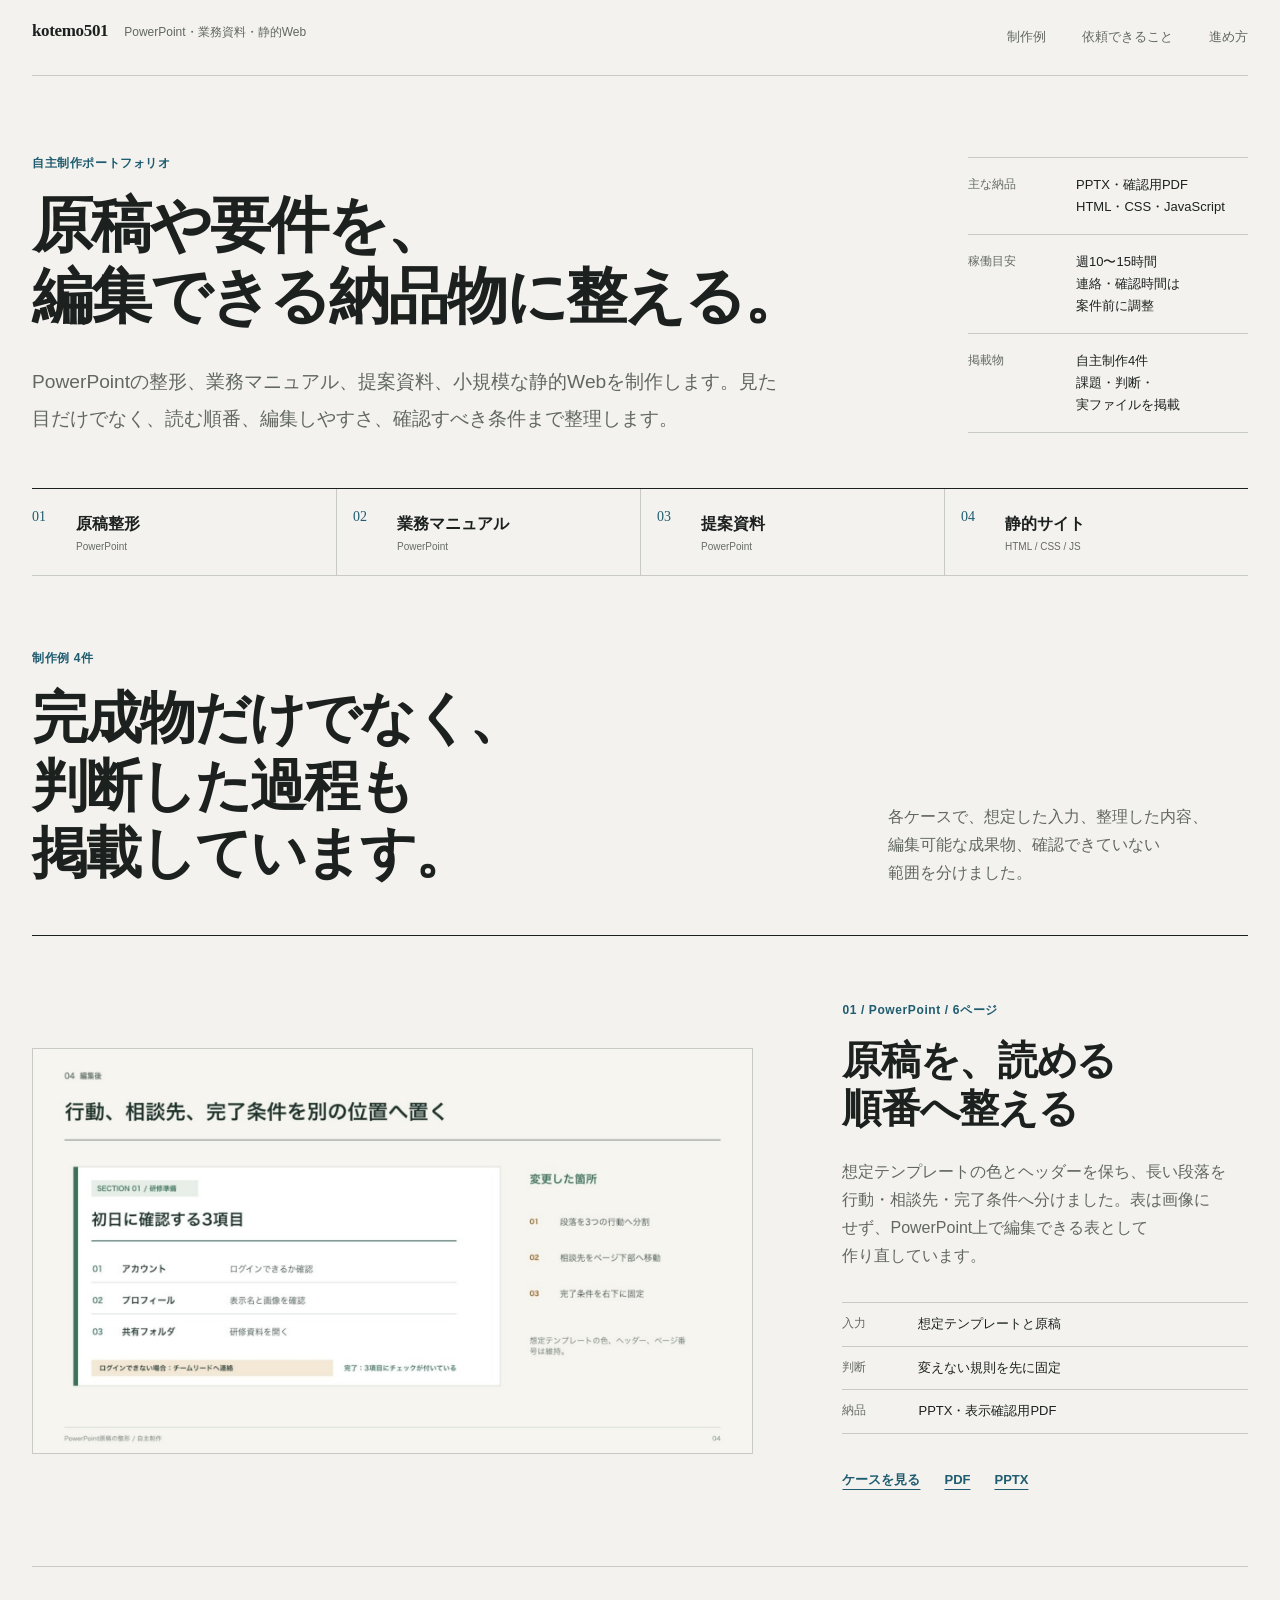
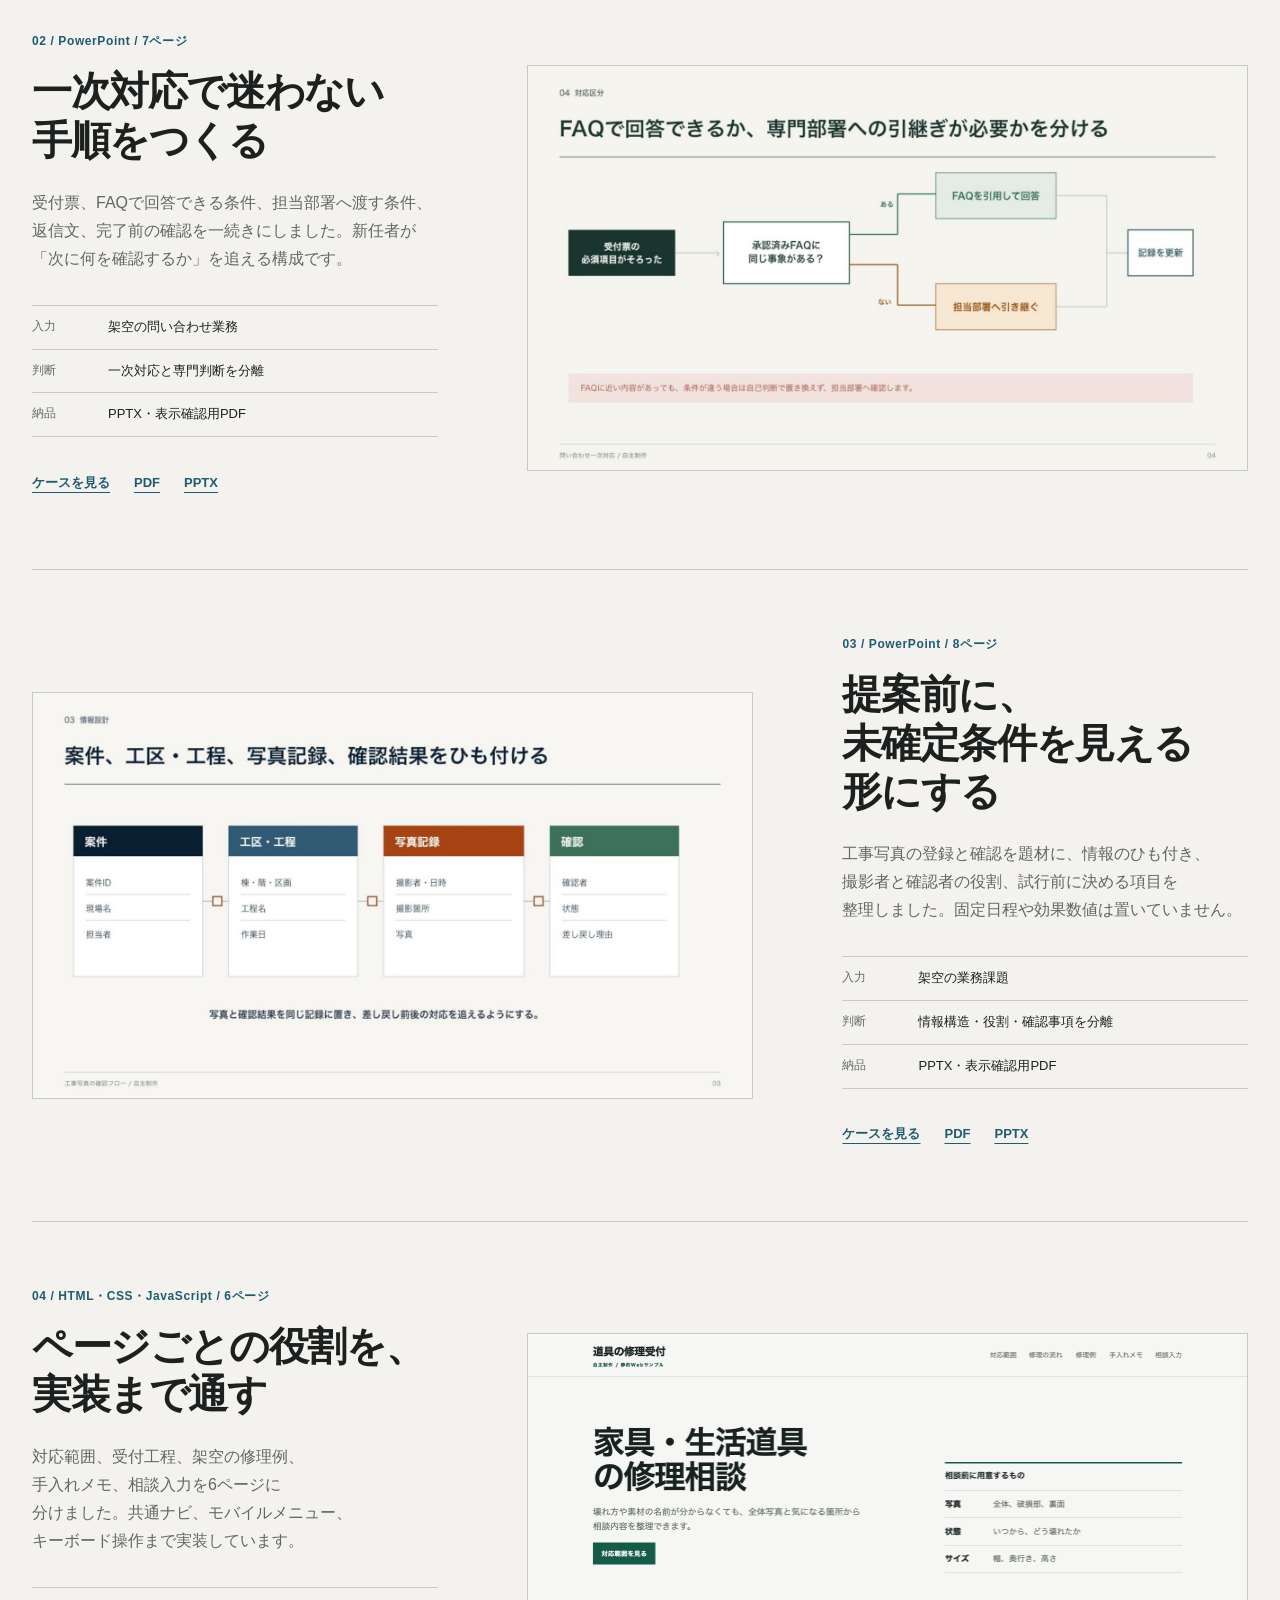
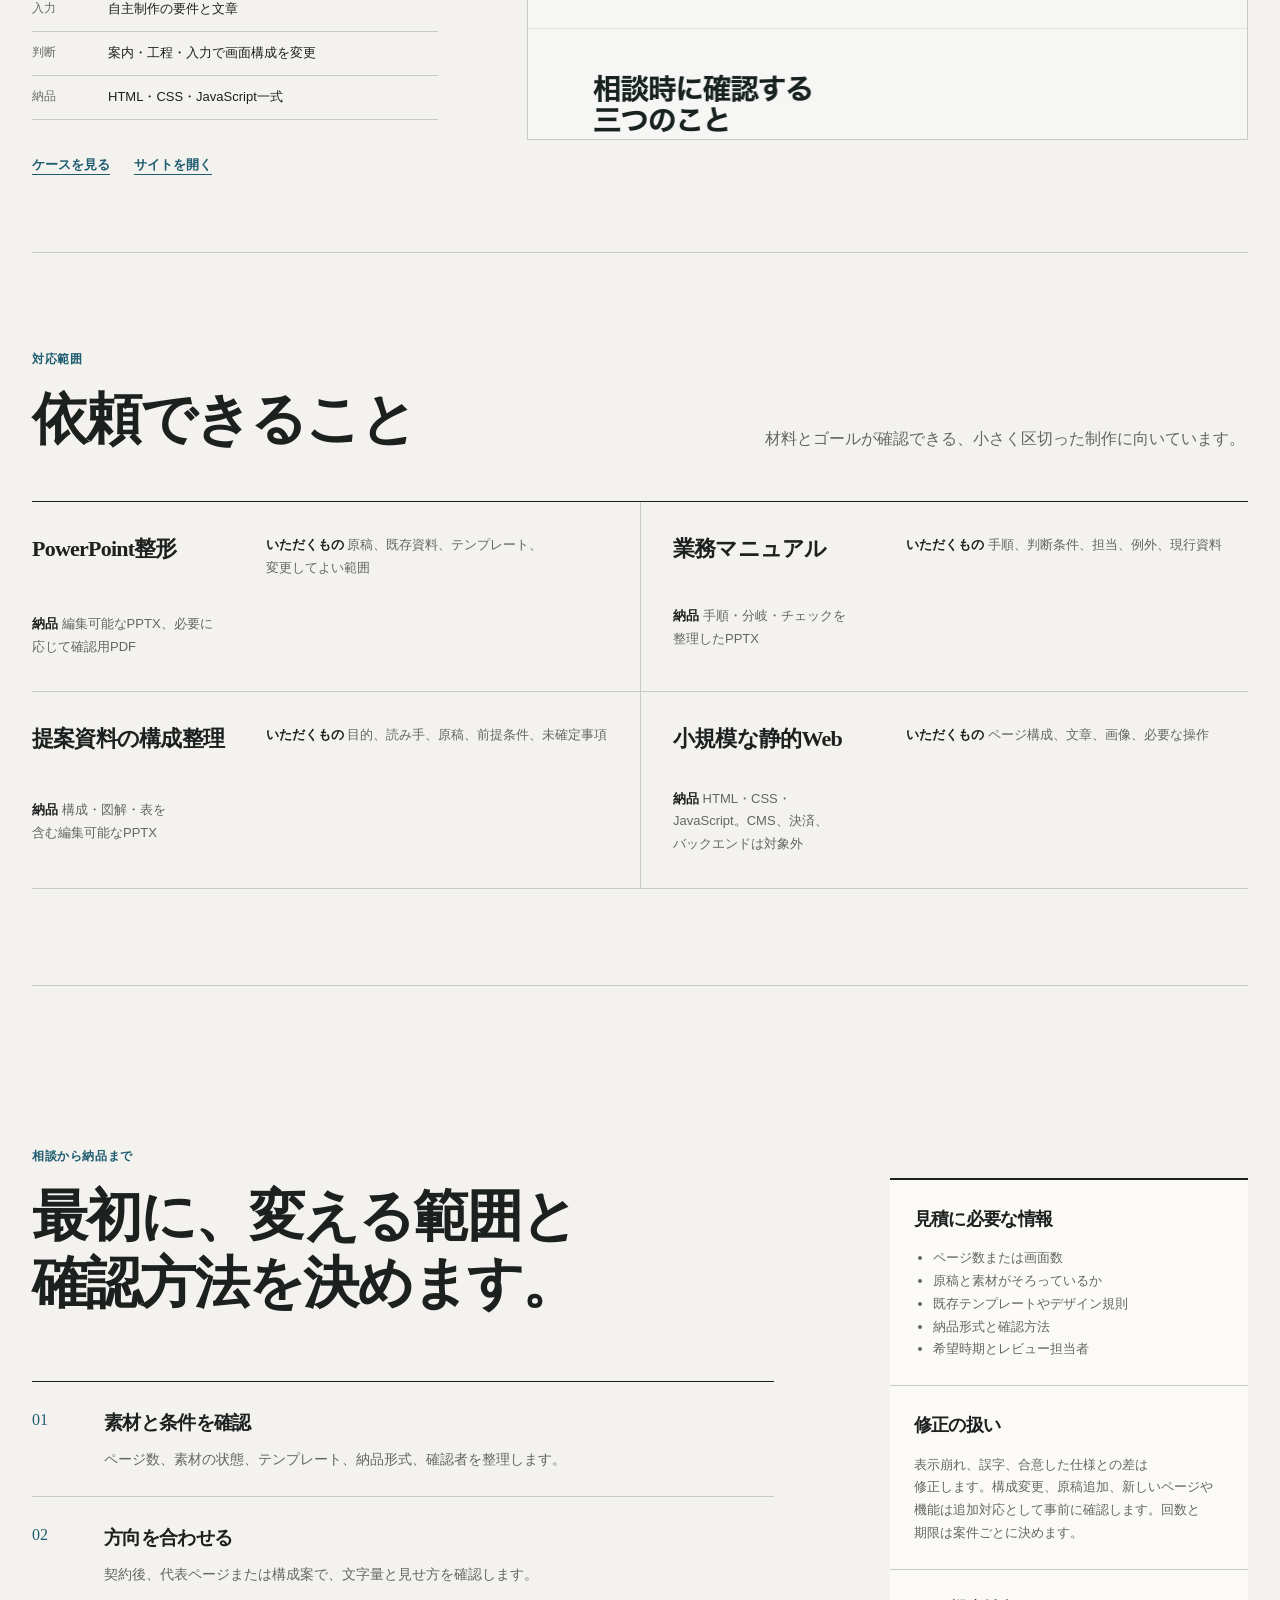
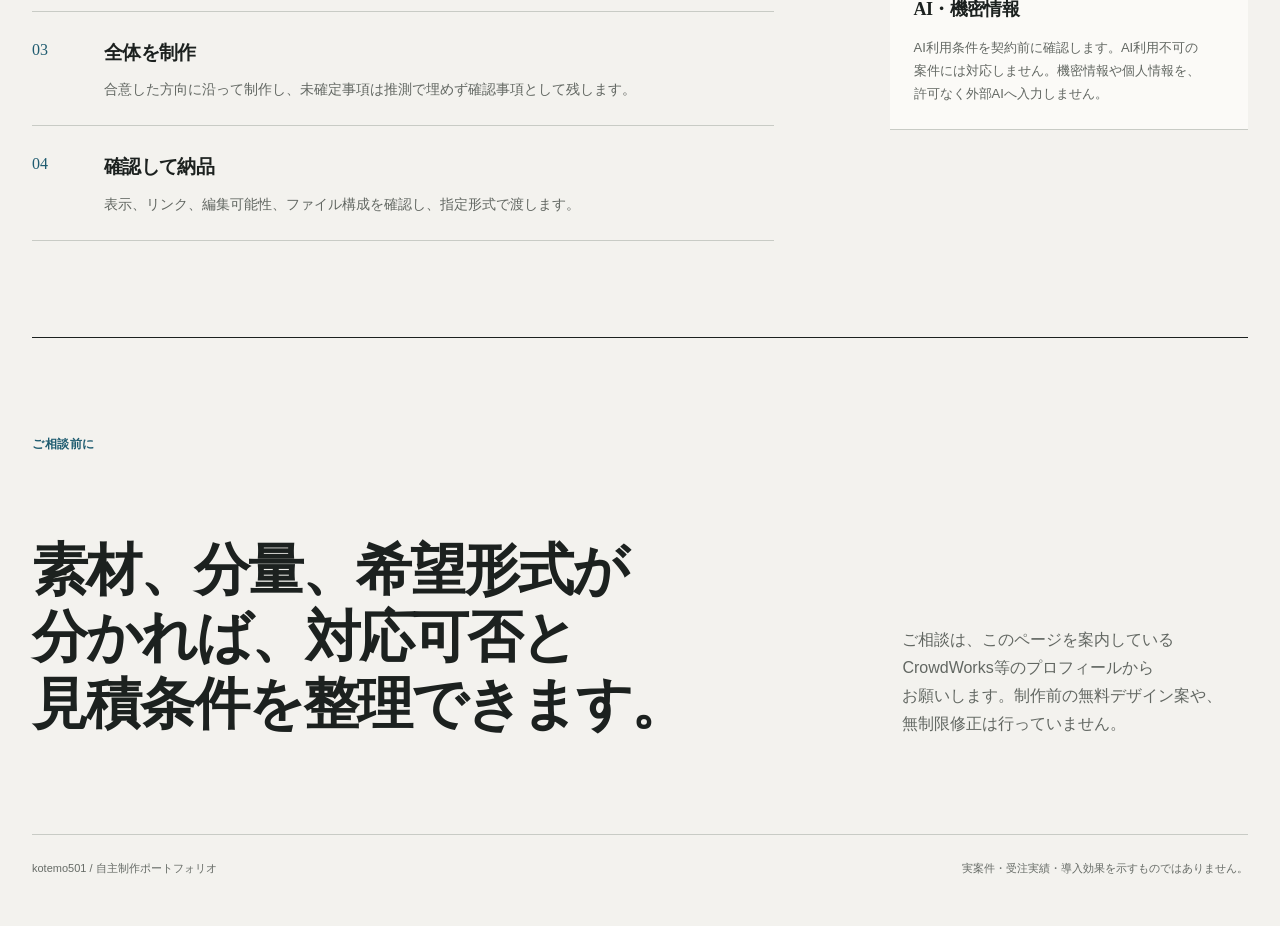
<file: docs/index.html>
<!doctype html>
<html lang="ja">
<head>
  <meta charset="utf-8">
  <meta name="viewport" content="width=device-width, initial-scale=1">
  <meta name="description" content="kotemo501によるPowerPoint、業務資料、静的Webの自主制作ポートフォリオ。実ファイル、制作判断、納品範囲をケースごとに掲載しています。">
  <title>kotemo501 | PowerPoint・業務資料・静的Web</title>
  <link rel="stylesheet" href="styles.css">
  <link rel="icon" href="favicon.svg" type="image/svg+xml">
</head>
<body>
  <a class="skip-link" href="#works">制作例へ移動</a>

  <header class="site-header">
    <a class="identity" href="index.html" aria-label="kotemo501 ポートフォリオ トップ">
      <strong>kotemo501</strong>
      <span>PowerPoint・業務資料・静的Web</span>
    </a>
    <nav aria-label="ページ内ナビゲーション">
      <a href="#works">制作例</a>
      <a href="#services">依頼できること</a>
      <a href="#process">進め方</a>
    </nav>
  </header>

  <main>
    <section class="intro" aria-labelledby="page-title">
      <div class="intro-copy">
        <p class="plain-label">自主制作ポートフォリオ</p>
        <h1 id="page-title">原稿や要件を、<br>編集できる納品物に整える。</h1>
        <p class="intro-lede">PowerPointの整形、業務マニュアル、提案資料、小規模な静的Webを制作します。見た目だけでなく、読む順番、編集しやすさ、確認すべき条件まで整理します。</p>
      </div>
      <aside class="intro-facts" aria-label="対応条件の概要">
        <dl>
          <div><dt>主な納品</dt><dd>PPTX・確認用PDF<br>HTML・CSS・JavaScript</dd></div>
          <div><dt>稼働目安</dt><dd>週10〜15時間<br>連絡・確認時間は案件前に調整</dd></div>
          <div><dt>掲載物</dt><dd>自主制作4件<br>課題・判断・実ファイルを掲載</dd></div>
        </dl>
      </aside>
    </section>

    <nav class="case-index" aria-label="制作例の索引">
      <a href="cases/powerpoint-formatting.html"><span>01</span><strong>原稿整形</strong><small>PowerPoint</small></a>
      <a href="cases/support-manual.html"><span>02</span><strong>業務マニュアル</strong><small>PowerPoint</small></a>
      <a href="cases/field-record-proposal.html"><span>03</span><strong>提案資料</strong><small>PowerPoint</small></a>
      <a href="cases/static-repair-site.html"><span>04</span><strong>静的サイト</strong><small>HTML / CSS / JS</small></a>
    </nav>

    <section class="works" id="works" aria-labelledby="works-title">
      <header class="section-heading">
        <div><p class="plain-label">制作例 4件</p><h2 id="works-title">完成物だけでなく、<br>判断した過程も掲載しています。</h2></div>
        <p>各ケースで、想定した入力、整理した内容、編集可能な成果物、確認できていない範囲を分けました。</p>
      </header>

      <div class="work-list">
        <article class="work-row">
          <a class="work-visual" href="cases/powerpoint-formatting.html" aria-label="PowerPoint原稿整形のケースを見る">
            <img src="assets/case-images/powerpoint-formatting/03-after.jpg" alt="長い原稿を三つの行動、相談先、完了条件へ分けたPowerPoint編集後ページ">
          </a>
          <div class="work-copy">
            <p class="work-number">01 / PowerPoint / 6ページ</p>
            <h3><a href="cases/powerpoint-formatting.html">原稿を、読める順番へ整える</a></h3>
            <p>想定テンプレートの色とヘッダーを保ち、長い段落を行動・相談先・完了条件へ分けました。表は画像にせず、PowerPoint上で編集できる表として作り直しています。</p>
            <dl class="proof-list">
              <div><dt>入力</dt><dd>想定テンプレートと原稿</dd></div>
              <div><dt>判断</dt><dd>変えない規則を先に固定</dd></div>
              <div><dt>納品</dt><dd>PPTX・表示確認用PDF</dd></div>
            </dl>
            <div class="artifact-links"><a href="cases/powerpoint-formatting.html">ケースを見る</a><a href="assets/template-edit/template-edit-preview.pdf">PDF</a><a href="assets/template-edit/template-edit.pptx" download>PPTX</a></div>
          </div>
        </article>

        <article class="work-row work-row--reverse">
          <a class="work-visual" href="cases/support-manual.html" aria-label="問い合わせ一次対応マニュアルのケースを見る">
            <img src="assets/case-images/support-manual/03-decision.jpg" alt="FAQ回答と担当部署への引継ぎを分けた問い合わせ対応の分岐図">
          </a>
          <div class="work-copy">
            <p class="work-number">02 / PowerPoint / 7ページ</p>
            <h3><a href="cases/support-manual.html">一次対応で迷わない手順をつくる</a></h3>
            <p>受付票、FAQで回答できる条件、担当部署へ渡す条件、返信文、完了前の確認を一続きにしました。新任者が「次に何を確認するか」を追える構成です。</p>
            <dl class="proof-list">
              <div><dt>入力</dt><dd>架空の問い合わせ業務</dd></div>
              <div><dt>判断</dt><dd>一次対応と専門判断を分離</dd></div>
              <div><dt>納品</dt><dd>PPTX・表示確認用PDF</dd></div>
            </dl>
            <div class="artifact-links"><a href="cases/support-manual.html">ケースを見る</a><a href="assets/support-manual/support-manual-preview.pdf">PDF</a><a href="assets/support-manual/support-manual.pptx" download>PPTX</a></div>
          </div>
        </article>

        <article class="work-row">
          <a class="work-visual" href="cases/field-record-proposal.html" aria-label="工事写真の登録・確認フロー提案のケースを見る">
            <img src="assets/case-images/field-record-proposal/02-structure.jpg" alt="案件、工区と工程、写真記録、確認結果の四つをつないだ情報構造図">
          </a>
          <div class="work-copy">
            <p class="work-number">03 / PowerPoint / 8ページ</p>
            <h3><a href="cases/field-record-proposal.html">提案前に、未確定条件を見える形にする</a></h3>
            <p>工事写真の登録と確認を題材に、情報のひも付き、撮影者と確認者の役割、試行前に決める項目を整理しました。固定日程や効果数値は置いていません。</p>
            <dl class="proof-list">
              <div><dt>入力</dt><dd>架空の業務課題</dd></div>
              <div><dt>判断</dt><dd>情報構造・役割・確認事項を分離</dd></div>
              <div><dt>納品</dt><dd>PPTX・表示確認用PDF</dd></div>
            </dl>
            <div class="artifact-links"><a href="cases/field-record-proposal.html">ケースを見る</a><a href="assets/field-record-proposal/field-record-proposal-preview.pdf">PDF</a><a href="assets/field-record-proposal/field-record-proposal.pptx" download>PPTX</a></div>
          </div>
        </article>

        <article class="work-row work-row--reverse">
          <a class="work-visual work-visual--web" href="cases/static-repair-site.html" aria-label="修理受付の静的Webサイトのケースを見る">
            <img src="assets/case-images/static-repair-site/01-home.png" alt="家具と生活道具の修理相談を題材にした静的Webサイトのホーム画面">
          </a>
          <div class="work-copy">
            <p class="work-number">04 / HTML・CSS・JavaScript / 6ページ</p>
            <h3><a href="cases/static-repair-site.html">ページごとの役割を、実装まで通す</a></h3>
            <p>対応範囲、受付工程、架空の修理例、手入れメモ、相談入力を6ページに分けました。共通ナビ、モバイルメニュー、キーボード操作まで実装しています。</p>
            <dl class="proof-list">
              <div><dt>入力</dt><dd>自主制作の要件と文章</dd></div>
              <div><dt>判断</dt><dd>案内・工程・入力で画面構成を変更</dd></div>
              <div><dt>納品</dt><dd>HTML・CSS・JavaScript一式</dd></div>
            </dl>
            <div class="artifact-links"><a href="cases/static-repair-site.html">ケースを見る</a><a href="assets/repair-site/index.html">サイトを開く</a></div>
          </div>
        </article>
      </div>
    </section>

    <section class="services" id="services" aria-labelledby="services-title">
      <header class="section-heading section-heading--compact">
        <div><p class="plain-label">対応範囲</p><h2 id="services-title">依頼できること</h2></div>
        <p>材料とゴールが確認できる、小さく区切った制作に向いています。</p>
      </header>
      <div class="service-table" role="list">
        <article role="listitem"><h3>PowerPoint整形</h3><p><strong>いただくもの</strong> 原稿、既存資料、テンプレート、変更してよい範囲</p><p><strong>納品</strong> 編集可能なPPTX、必要に応じて確認用PDF</p></article>
        <article role="listitem"><h3>業務マニュアル</h3><p><strong>いただくもの</strong> 手順、判断条件、担当、例外、現行資料</p><p><strong>納品</strong> 手順・分岐・チェックを整理したPPTX</p></article>
        <article role="listitem"><h3>提案資料の構成整理</h3><p><strong>いただくもの</strong> 目的、読み手、原稿、前提条件、未確定事項</p><p><strong>納品</strong> 構成・図解・表を含む編集可能なPPTX</p></article>
        <article role="listitem"><h3>小規模な静的Web</h3><p><strong>いただくもの</strong> ページ構成、文章、画像、必要な操作</p><p><strong>納品</strong> HTML・CSS・JavaScript。CMS、決済、バックエンドは対象外</p></article>
      </div>
    </section>

    <section class="process" id="process" aria-labelledby="process-title">
      <div class="process-main">
        <p class="plain-label">相談から納品まで</p>
        <h2 id="process-title">最初に、変える範囲と確認方法を決めます。</h2>
        <ol class="process-list">
          <li><span>01</span><div><h3>素材と条件を確認</h3><p>ページ数、素材の状態、テンプレート、納品形式、確認者を整理します。</p></div></li>
          <li><span>02</span><div><h3>方向を合わせる</h3><p>契約後、代表ページまたは構成案で、文字量と見せ方を確認します。</p></div></li>
          <li><span>03</span><div><h3>全体を制作</h3><p>合意した方向に沿って制作し、未確定事項は推測で埋めず確認事項として残します。</p></div></li>
          <li><span>04</span><div><h3>確認して納品</h3><p>表示、リンク、編集可能性、ファイル構成を確認し、指定形式で渡します。</p></div></li>
        </ol>
      </div>
      <aside class="conditions" aria-label="見積と修正の条件">
        <section><h3>見積に必要な情報</h3><ul><li>ページ数または画面数</li><li>原稿と素材がそろっているか</li><li>既存テンプレートやデザイン規則</li><li>納品形式と確認方法</li><li>希望時期とレビュー担当者</li></ul></section>
        <section><h3>修正の扱い</h3><p>表示崩れ、誤字、合意した仕様との差は修正します。構成変更、原稿追加、新しいページや機能は追加対応として事前に確認します。回数と期限は案件ごとに決めます。</p></section>
        <section><h3>AI・機密情報</h3><p>AI利用条件を契約前に確認します。AI利用不可の案件には対応しません。機密情報や個人情報を、許可なく外部AIへ入力しません。</p></section>
      </aside>
    </section>

    <section class="closing" aria-labelledby="closing-title">
      <p class="plain-label">ご相談前に</p>
      <h2 id="closing-title">素材、分量、希望形式が分かれば、対応可否と見積条件を整理できます。</h2>
      <p>ご相談は、このページを案内しているCrowdWorks等のプロフィールからお願いします。制作前の無料デザイン案や、無制限修正は行っていません。</p>
    </section>
  </main>

  <footer class="site-footer">
    <p>kotemo501 / 自主制作ポートフォリオ</p>
    <p>実案件・受注実績・導入効果を示すものではありません。</p>
  </footer>
</body>
</html>
</file>
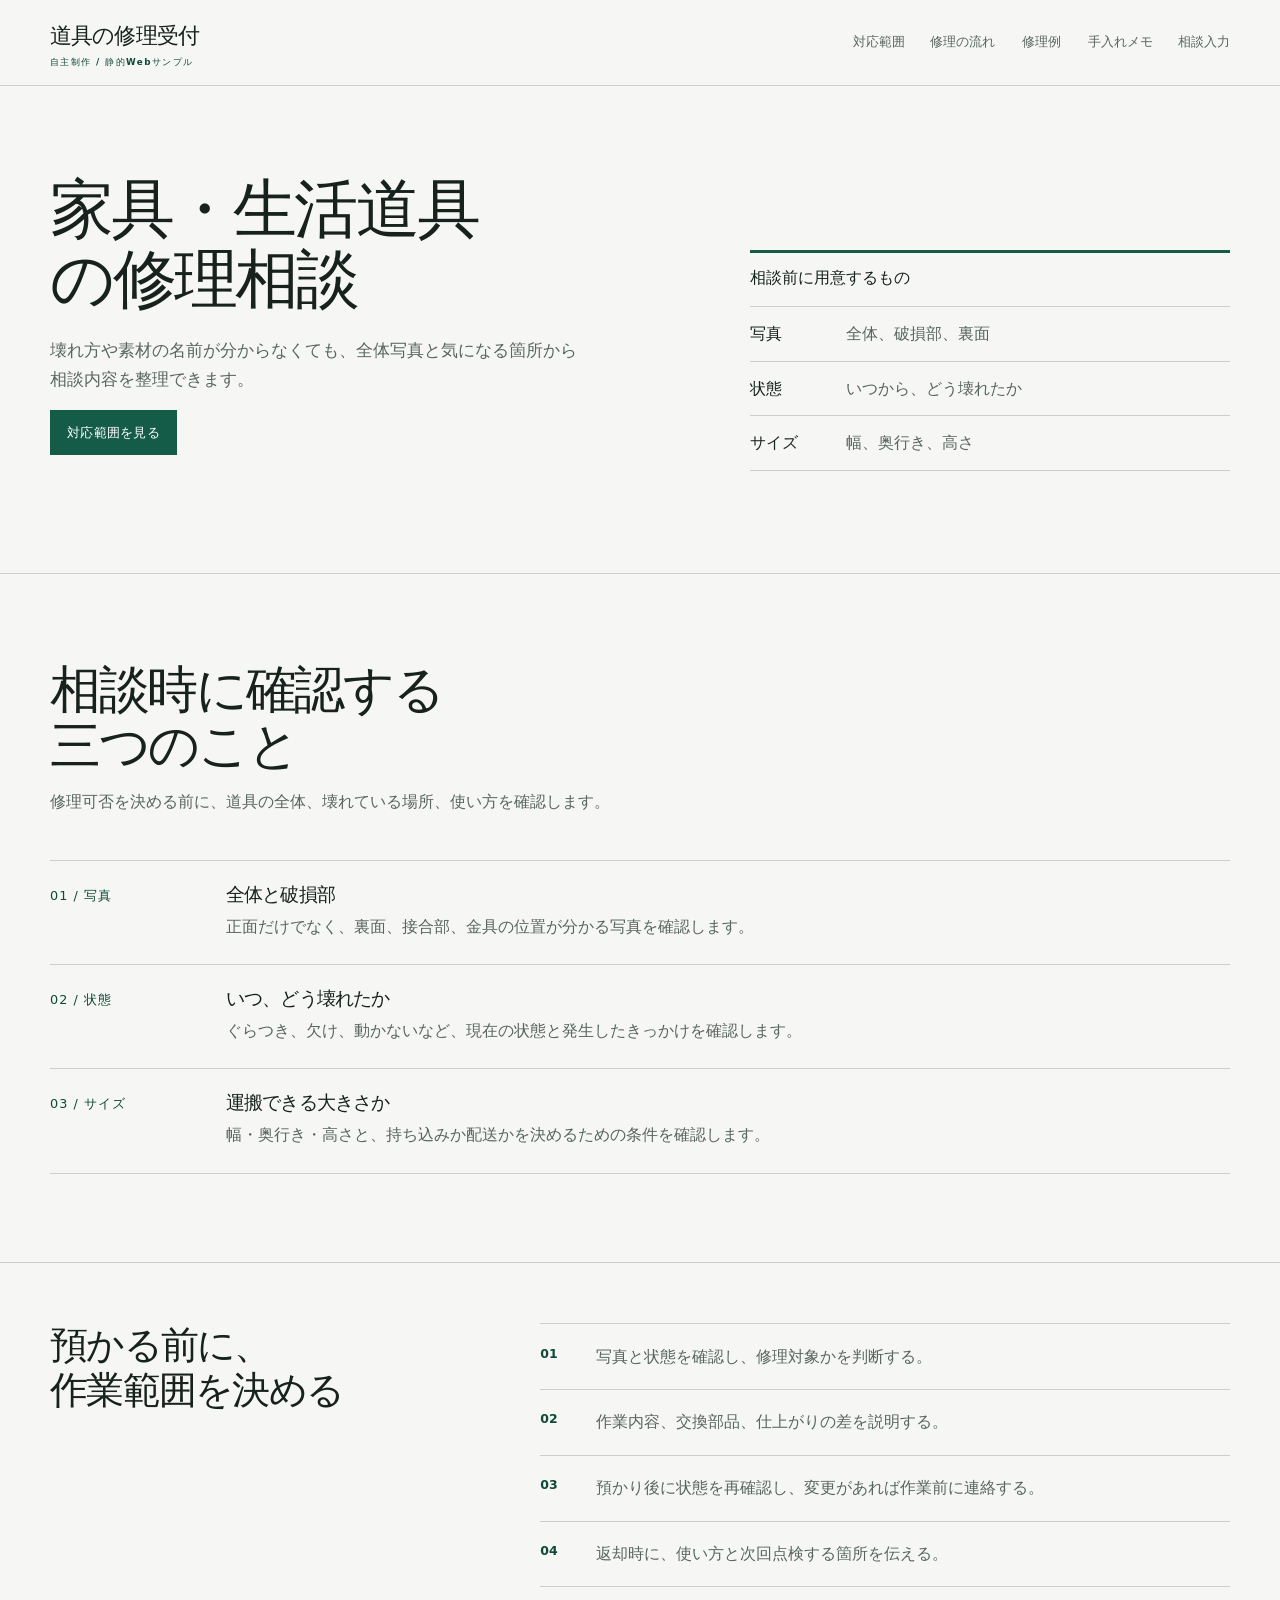
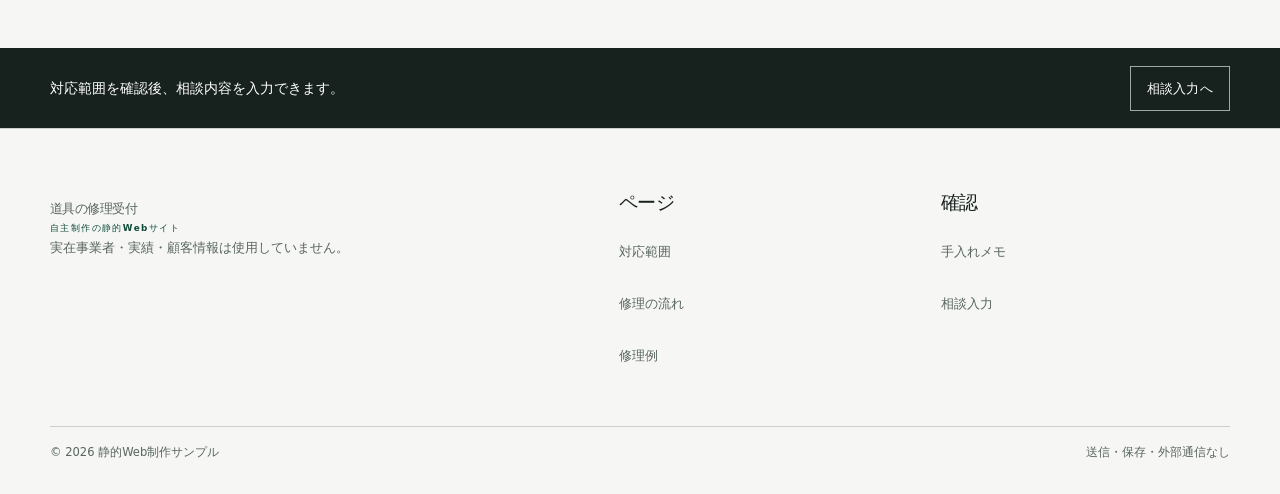
<file: docs/assets/repair-site/index.html>
<!doctype html>
<html lang="ja">
<head>
  <meta charset="utf-8">
  <meta name="viewport" content="width=device-width, initial-scale=1">
  <meta name="description" content="家具・生活道具の修理相談サイトを題材にした、自主制作の静的Web実装サンプル。">
  <title>家具・生活道具の修理相談 — 静的Web制作サンプル</title>
  <link rel="stylesheet" href="styles.css">
  <link rel="icon" href="favicon.svg" type="image/svg+xml">
</head>
<body>
  <a class="skip-link" href="#main">本文へ移動</a>
  <header class="site-header"><div class="shell">
    <a class="brand" href="index.html">道具の修理受付<small>自主制作 / 静的Webサンプル</small></a>
    <button class="menu-button" type="button" aria-expanded="false" aria-controls="site-navigation" data-menu-button>メニュー</button>
    <nav class="navigation" id="site-navigation" data-navigation aria-label="メインナビゲーション">
      <a href="about.html">対応範囲</a><a href="services.html">修理の流れ</a><a href="cases.html">修理例</a><a href="notes.html">手入れメモ</a><a href="contact.html">相談入力</a>
    </nav>
  </div></header>
  <main id="main">
    <section class="hero"><div class="shell hero-grid">
      <div class="hero-copy"><h1 class="home-title"><span>家具・生活道具</span><span>の修理相談</span></h1><p class="lede">壊れ方や素材の名前が分からなくても、全体写真と気になる箇所から相談内容を整理できます。</p><p><a class="button button--accent" href="about.html">対応範囲を見る</a></p></div>
      <aside class="hero-summary" aria-label="相談前に用意するもの"><h2>相談前に用意するもの</h2><dl><div><dt>写真</dt><dd>全体、破損部、裏面</dd></div><div><dt>状態</dt><dd>いつから、どう壊れたか</dd></div><div><dt>サイズ</dt><dd>幅、奥行き、高さ</dd></div></dl></aside>
    </div></section>
    <section class="section"><div class="shell">
      <div class="section-heading"><h2>相談時に確認する三つのこと</h2><p>修理可否を決める前に、道具の全体、壊れている場所、使い方を確認します。</p></div>
      <div class="item-list">
        <article><span class="number">01 / 写真</span><div><h3>全体と破損部</h3><p>正面だけでなく、裏面、接合部、金具の位置が分かる写真を確認します。</p></div></article>
        <article><span class="number">02 / 状態</span><div><h3>いつ、どう壊れたか</h3><p>ぐらつき、欠け、動かないなど、現在の状態と発生したきっかけを確認します。</p></div></article>
        <article><span class="number">03 / サイズ</span><div><h3>運搬できる大きさか</h3><p>幅・奥行き・高さと、持ち込みか配送かを決めるための条件を確認します。</p></div></article>
      </div>
    </div></section>
    <section class="section section--tight"><div class="shell split">
      <h2 class="statement">預かる前に、作業範囲を決める</h2>
      <ol class="rule-list"><li><b>01</b><span>写真と状態を確認し、修理対象かを判断する。</span></li><li><b>02</b><span>作業内容、交換部品、仕上がりの差を説明する。</span></li><li><b>03</b><span>預かり後に状態を再確認し、変更があれば作業前に連絡する。</span></li><li><b>04</b><span>返却時に、使い方と次回点検する箇所を伝える。</span></li></ol>
    </div></section>
    <section class="band"><div class="shell"><p>対応範囲を確認後、相談内容を入力できます。</p><a class="button" href="contact.html">相談入力へ</a></div></section>
  </main>
  <footer class="site-footer"><div class="shell"><div class="footer-grid">
    <div><a class="brand" href="index.html">道具の修理受付<small>自主制作の静的Webサイト</small></a><p>実在事業者・実績・顧客情報は使用していません。</p></div>
    <div><h2>ページ</h2><div class="footer-links"><a href="about.html">対応範囲</a><a href="services.html">修理の流れ</a><a href="cases.html">修理例</a></div></div>
    <div><h2>確認</h2><div class="footer-links"><a href="notes.html">手入れメモ</a><a href="contact.html">相談入力</a></div></div>
  </div><div class="footer-note"><span>© <span data-year></span> 静的Web制作サンプル</span><span>送信・保存・外部通信なし</span></div></div></footer>
  <script src="script.js"></script>
</body>
</html>
</file>
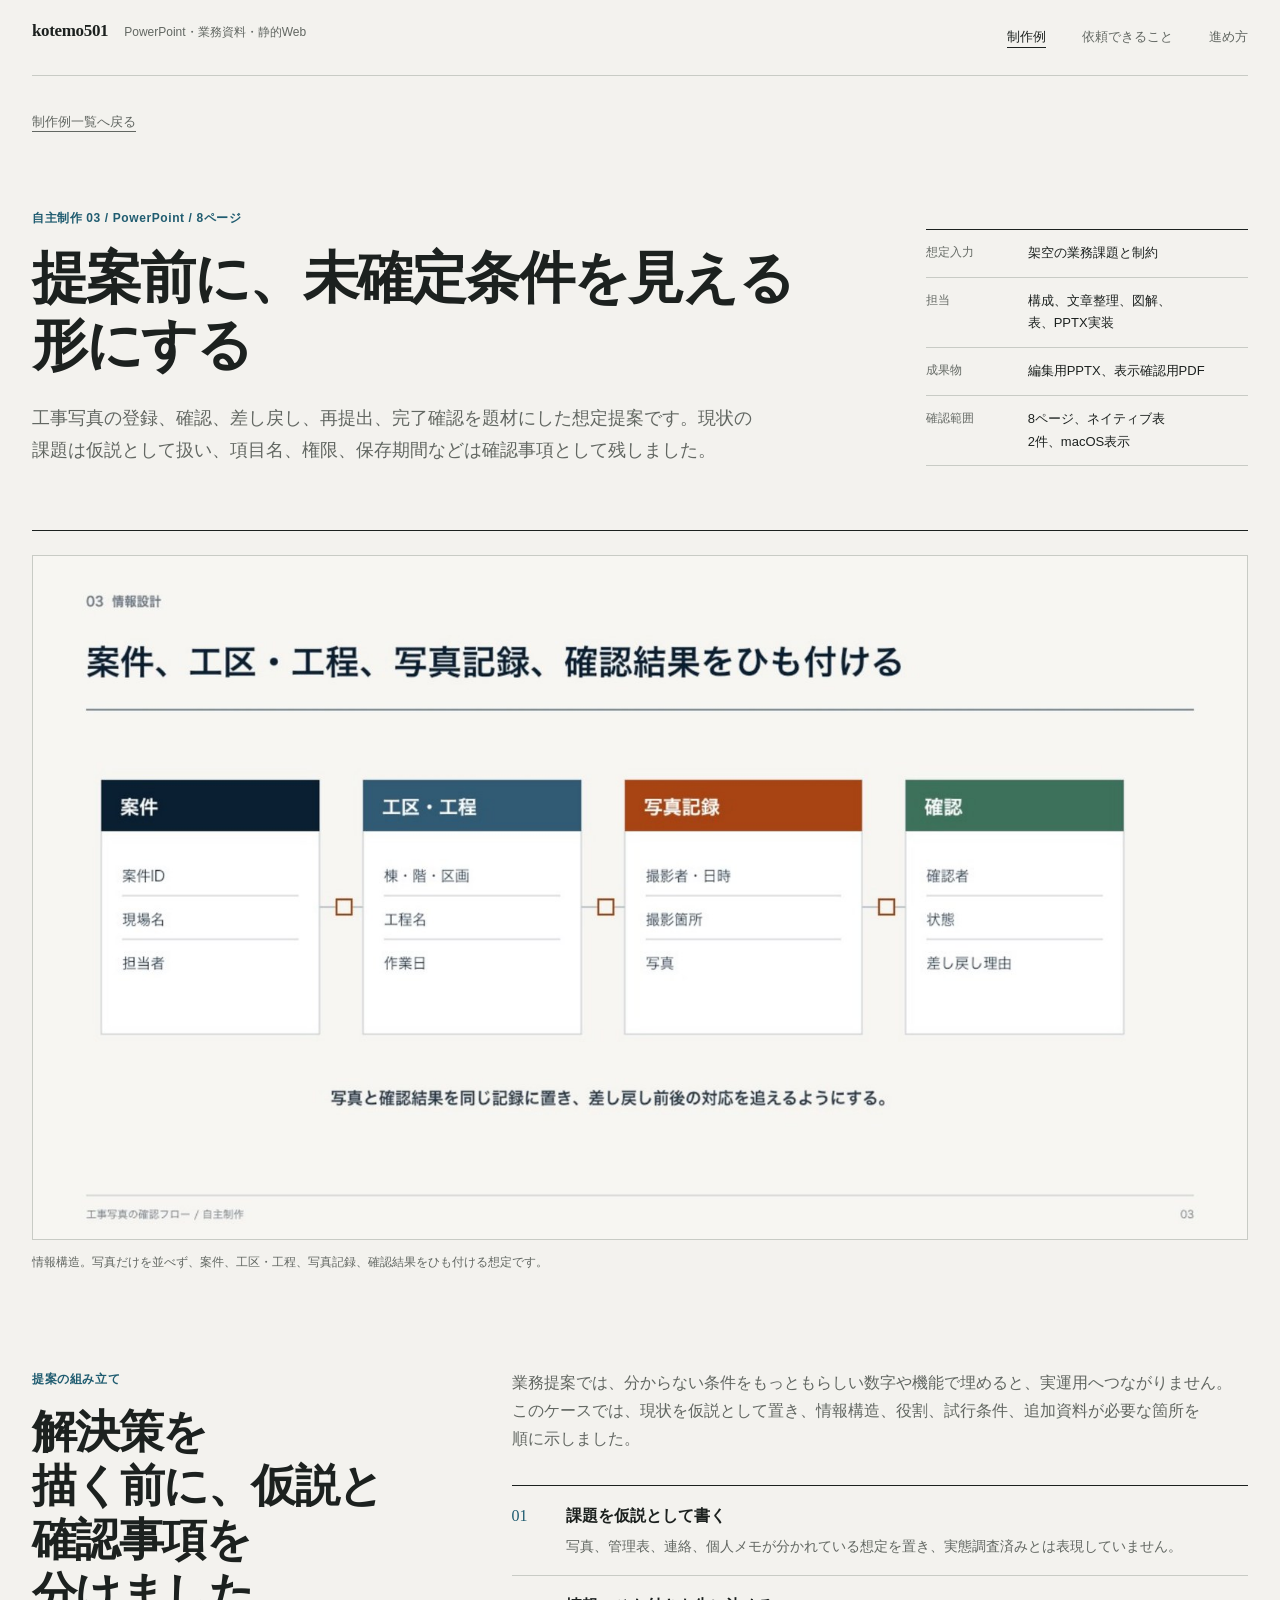
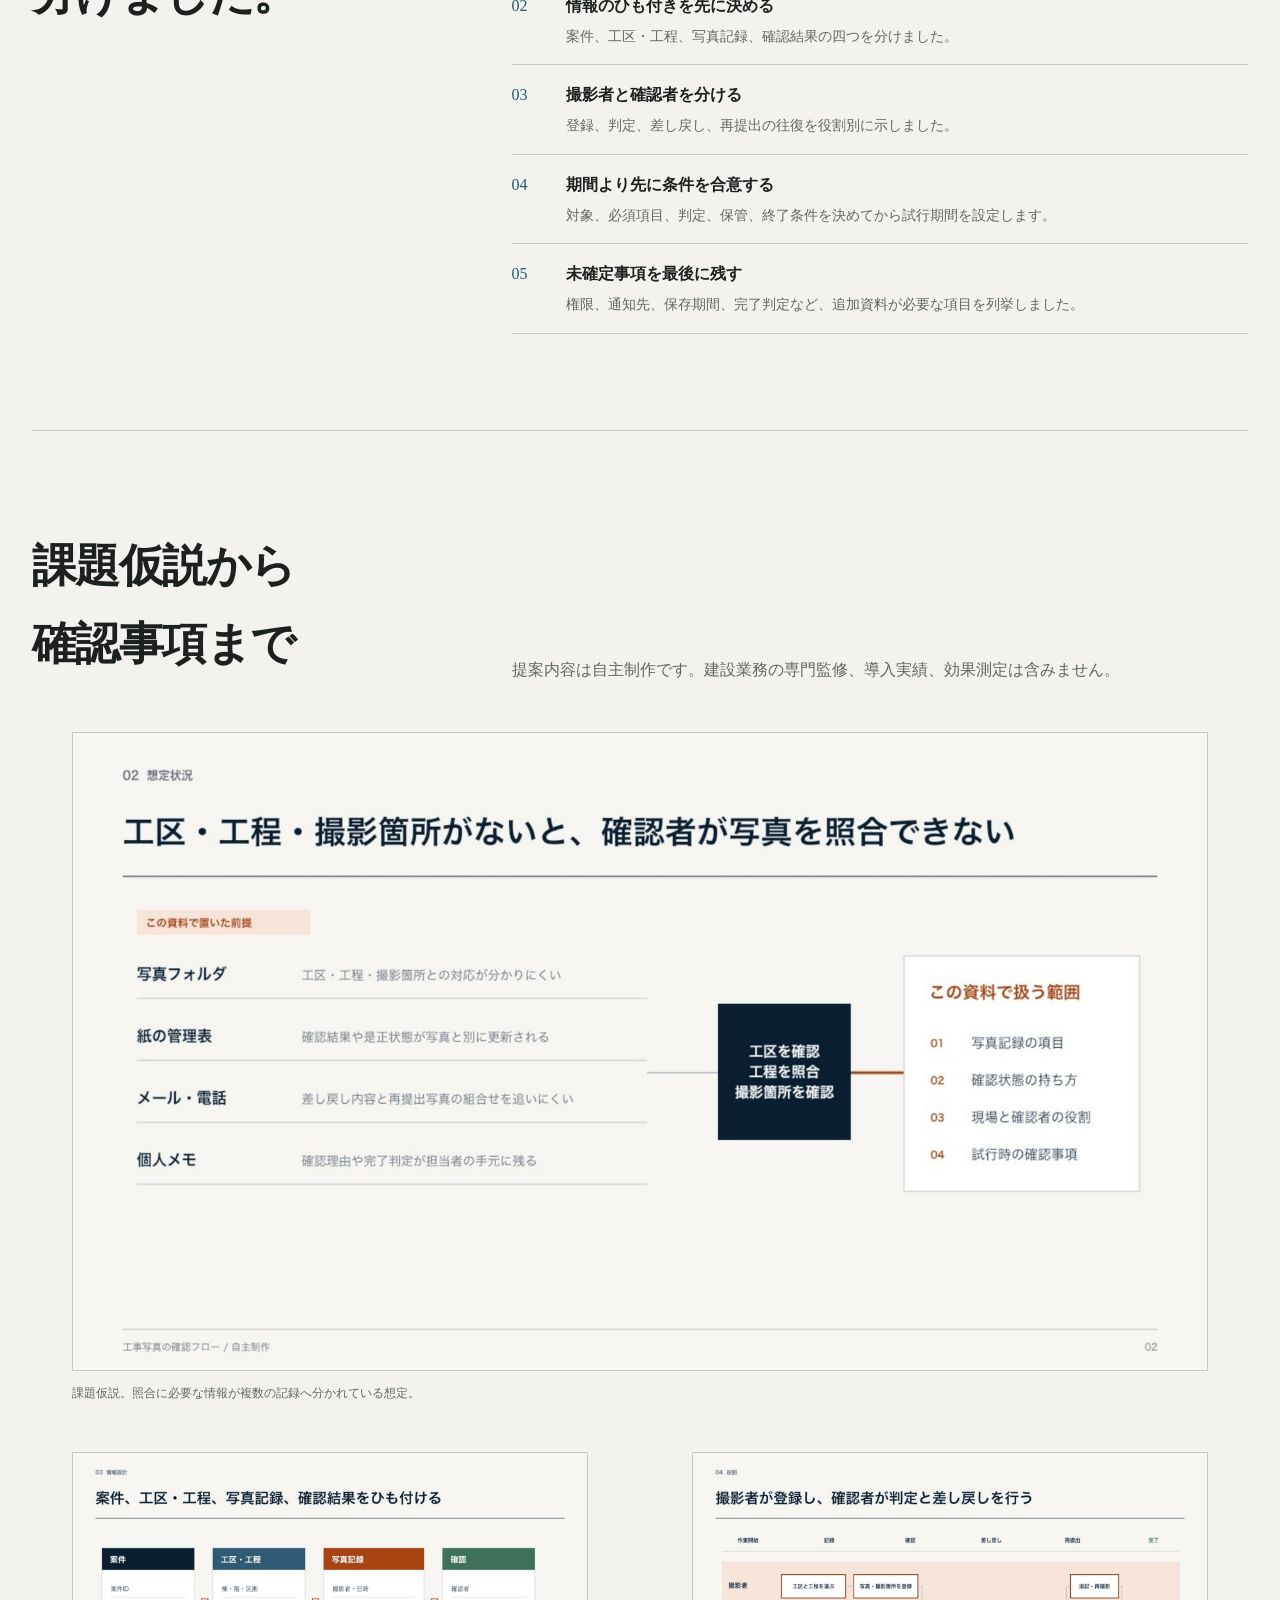
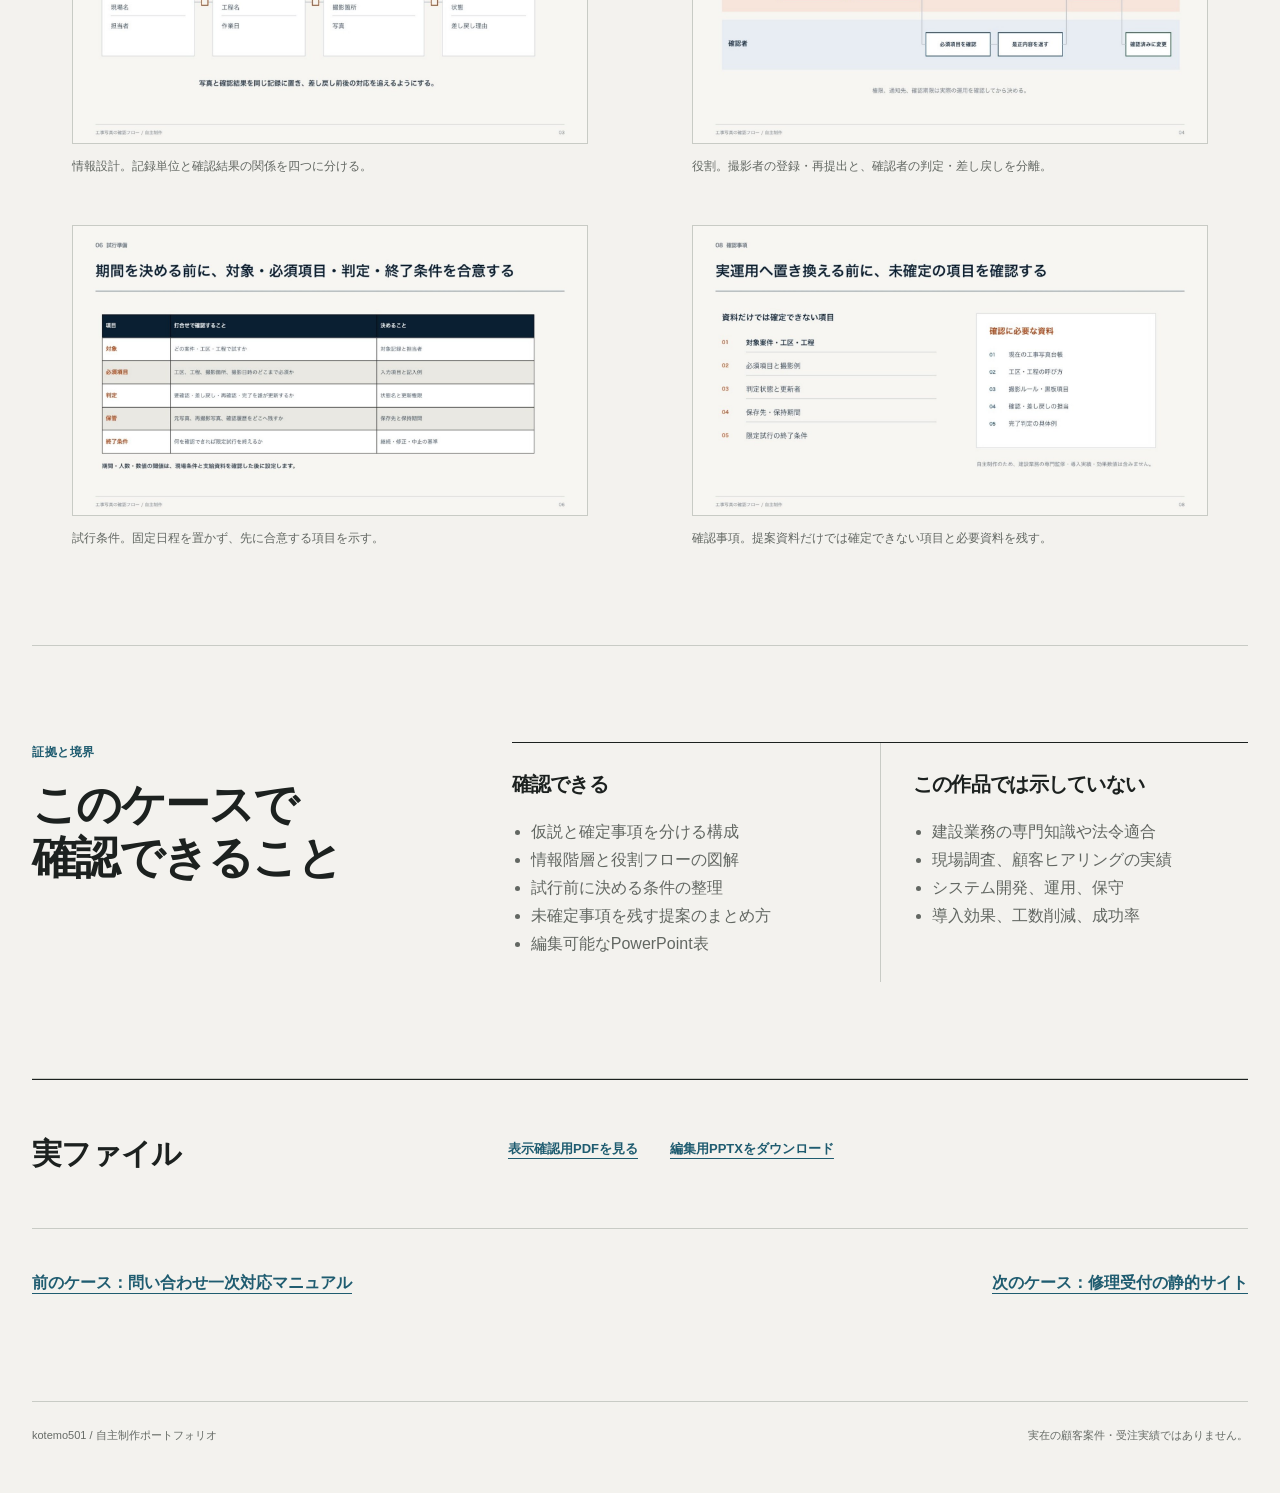
<file: docs/cases/field-record-proposal.html>
<!doctype html>
<html lang="ja">
<head>
  <meta charset="utf-8">
  <meta name="viewport" content="width=device-width, initial-scale=1">
  <meta name="description" content="工事写真の登録と確認を題材に、課題仮説、情報構造、役割、試行条件、未確定事項を整理した自主制作提案資料。">
  <title>工事写真の登録・確認フロー提案 | kotemo501</title>
  <link rel="stylesheet" href="../styles.css">
  <link rel="icon" href="../favicon.svg" type="image/svg+xml">
</head>
<body>
  <a class="skip-link" href="#case-content">ケース本文へ移動</a>
  <header class="site-header">
    <a class="identity" href="../index.html"><strong>kotemo501</strong><span>PowerPoint・業務資料・静的Web</span></a>
    <nav aria-label="ケースナビゲーション"><a href="../index.html#works" aria-current="page">制作例</a><a href="../index.html#services">依頼できること</a><a href="../index.html#process">進め方</a></nav>
  </header>

  <main class="case-main" id="case-content">
    <a class="case-back" href="../index.html#works">制作例一覧へ戻る</a>
    <section class="case-intro">
      <div>
        <p class="case-kicker">自主制作 03 / PowerPoint / 8ページ</p>
        <h1>提案前に、未確定条件を見える形にする</h1>
        <p class="case-lede">工事写真の登録、確認、差し戻し、再提出、完了確認を題材にした想定提案です。現状の課題は仮説として扱い、項目名、権限、保存期間などは確認事項として残しました。</p>
      </div>
      <dl class="case-meta">
        <div><dt>想定入力</dt><dd>架空の業務課題と制約</dd></div>
        <div><dt>担当</dt><dd>構成、文章整理、図解、表、PPTX実装</dd></div>
        <div><dt>成果物</dt><dd>編集用PPTX、表示確認用PDF</dd></div>
        <div><dt>確認範囲</dt><dd>8ページ、ネイティブ表2件、macOS表示</dd></div>
      </dl>
    </section>

    <figure class="case-hero">
      <img src="../assets/case-images/field-record-proposal/02-structure.jpg" alt="案件、工区と工程、写真記録、確認結果の四つをつないだ情報構造図">
      <figcaption>情報構造。写真だけを並べず、案件、工区・工程、写真記録、確認結果をひも付ける想定です。</figcaption>
    </figure>

    <section class="case-section" aria-labelledby="proposal-decisions">
      <div><p class="plain-label">提案の組み立て</p><h2 id="proposal-decisions">解決策を描く前に、仮説と確認事項を分けました。</h2></div>
      <div class="case-section-copy">
        <p>業務提案では、分からない条件をもっともらしい数字や機能で埋めると、実運用へつながりません。このケースでは、現状を仮説として置き、情報構造、役割、試行条件、追加資料が必要な箇所を順に示しました。</p>
        <ol class="decision-list">
          <li><span>01</span><div><strong>課題を仮説として書く</strong><p>写真、管理表、連絡、個人メモが分かれている想定を置き、実態調査済みとは表現していません。</p></div></li>
          <li><span>02</span><div><strong>情報のひも付きを先に決める</strong><p>案件、工区・工程、写真記録、確認結果の四つを分けました。</p></div></li>
          <li><span>03</span><div><strong>撮影者と確認者を分ける</strong><p>登録、判定、差し戻し、再提出の往復を役割別に示しました。</p></div></li>
          <li><span>04</span><div><strong>期間より先に条件を合意する</strong><p>対象、必須項目、判定、保管、終了条件を決めてから試行期間を設定します。</p></div></li>
          <li><span>05</span><div><strong>未確定事項を最後に残す</strong><p>権限、通知先、保存期間、完了判定など、追加資料が必要な項目を列挙しました。</p></div></li>
        </ol>
      </div>
    </section>

    <section class="evidence-section" aria-labelledby="proposal-evidence">
      <div class="evidence-heading"><h2 id="proposal-evidence">課題仮説から確認事項まで</h2><p>提案内容は自主制作です。建設業務の専門監修、導入実績、効果測定は含みません。</p></div>
      <div class="evidence-grid">
        <figure class="evidence-wide"><img src="../assets/case-images/field-record-proposal/01-problem.jpg" alt="写真フォルダ、紙の管理表、メールと電話、個人メモに情報が分かれた想定課題ページ"><figcaption>課題仮説。照合に必要な情報が複数の記録へ分かれている想定。</figcaption></figure>
        <figure><img src="../assets/case-images/field-record-proposal/02-structure.jpg" alt="案件、工区と工程、写真記録、確認結果の情報構造"><figcaption>情報設計。記録単位と確認結果の関係を四つに分ける。</figcaption></figure>
        <figure><img src="../assets/case-images/field-record-proposal/03-roles.jpg" alt="撮影者と確認者のスイムレーン型フロー"><figcaption>役割。撮影者の登録・再提出と、確認者の判定・差し戻しを分離。</figcaption></figure>
        <figure><img src="../assets/case-images/field-record-proposal/04-trial-conditions.jpg" alt="対象、必須項目、判定、保管、終了条件を整理した表"><figcaption>試行条件。固定日程を置かず、先に合意する項目を示す。</figcaption></figure>
        <figure><img src="../assets/case-images/field-record-proposal/05-open-questions.jpg" alt="未確定項目と確認に必要な資料を並べた最終ページ"><figcaption>確認事項。提案資料だけでは確定できない項目と必要資料を残す。</figcaption></figure>
      </div>
    </section>

    <section class="case-section" aria-labelledby="proposal-boundary">
      <div><p class="plain-label">証拠と境界</p><h2 id="proposal-boundary">このケースで確認できること</h2></div>
      <div class="case-section-copy"><div class="case-scope">
        <section><h3>確認できる</h3><ul><li>仮説と確定事項を分ける構成</li><li>情報階層と役割フローの図解</li><li>試行前に決める条件の整理</li><li>未確定事項を残す提案のまとめ方</li><li>編集可能なPowerPoint表</li></ul></section>
        <section><h3>この作品では示していない</h3><ul><li>建設業務の専門知識や法令適合</li><li>現場調査、顧客ヒアリングの実績</li><li>システム開発、運用、保守</li><li>導入効果、工数削減、成功率</li></ul></section>
      </div></div>
    </section>

    <section class="case-downloads" aria-labelledby="proposal-files"><h2 id="proposal-files">実ファイル</h2><div><a href="../assets/field-record-proposal/field-record-proposal-preview.pdf">表示確認用PDFを見る</a><a href="../assets/field-record-proposal/field-record-proposal.pptx" download>編集用PPTXをダウンロード</a></div></section>
    <nav class="case-next" aria-label="他の制作例"><a href="support-manual.html">前のケース：問い合わせ一次対応マニュアル</a><a href="static-repair-site.html">次のケース：修理受付の静的サイト</a></nav>
  </main>

  <footer class="site-footer"><p>kotemo501 / 自主制作ポートフォリオ</p><p>実在の顧客案件・受注実績ではありません。</p></footer>
</body>
</html>
</file>
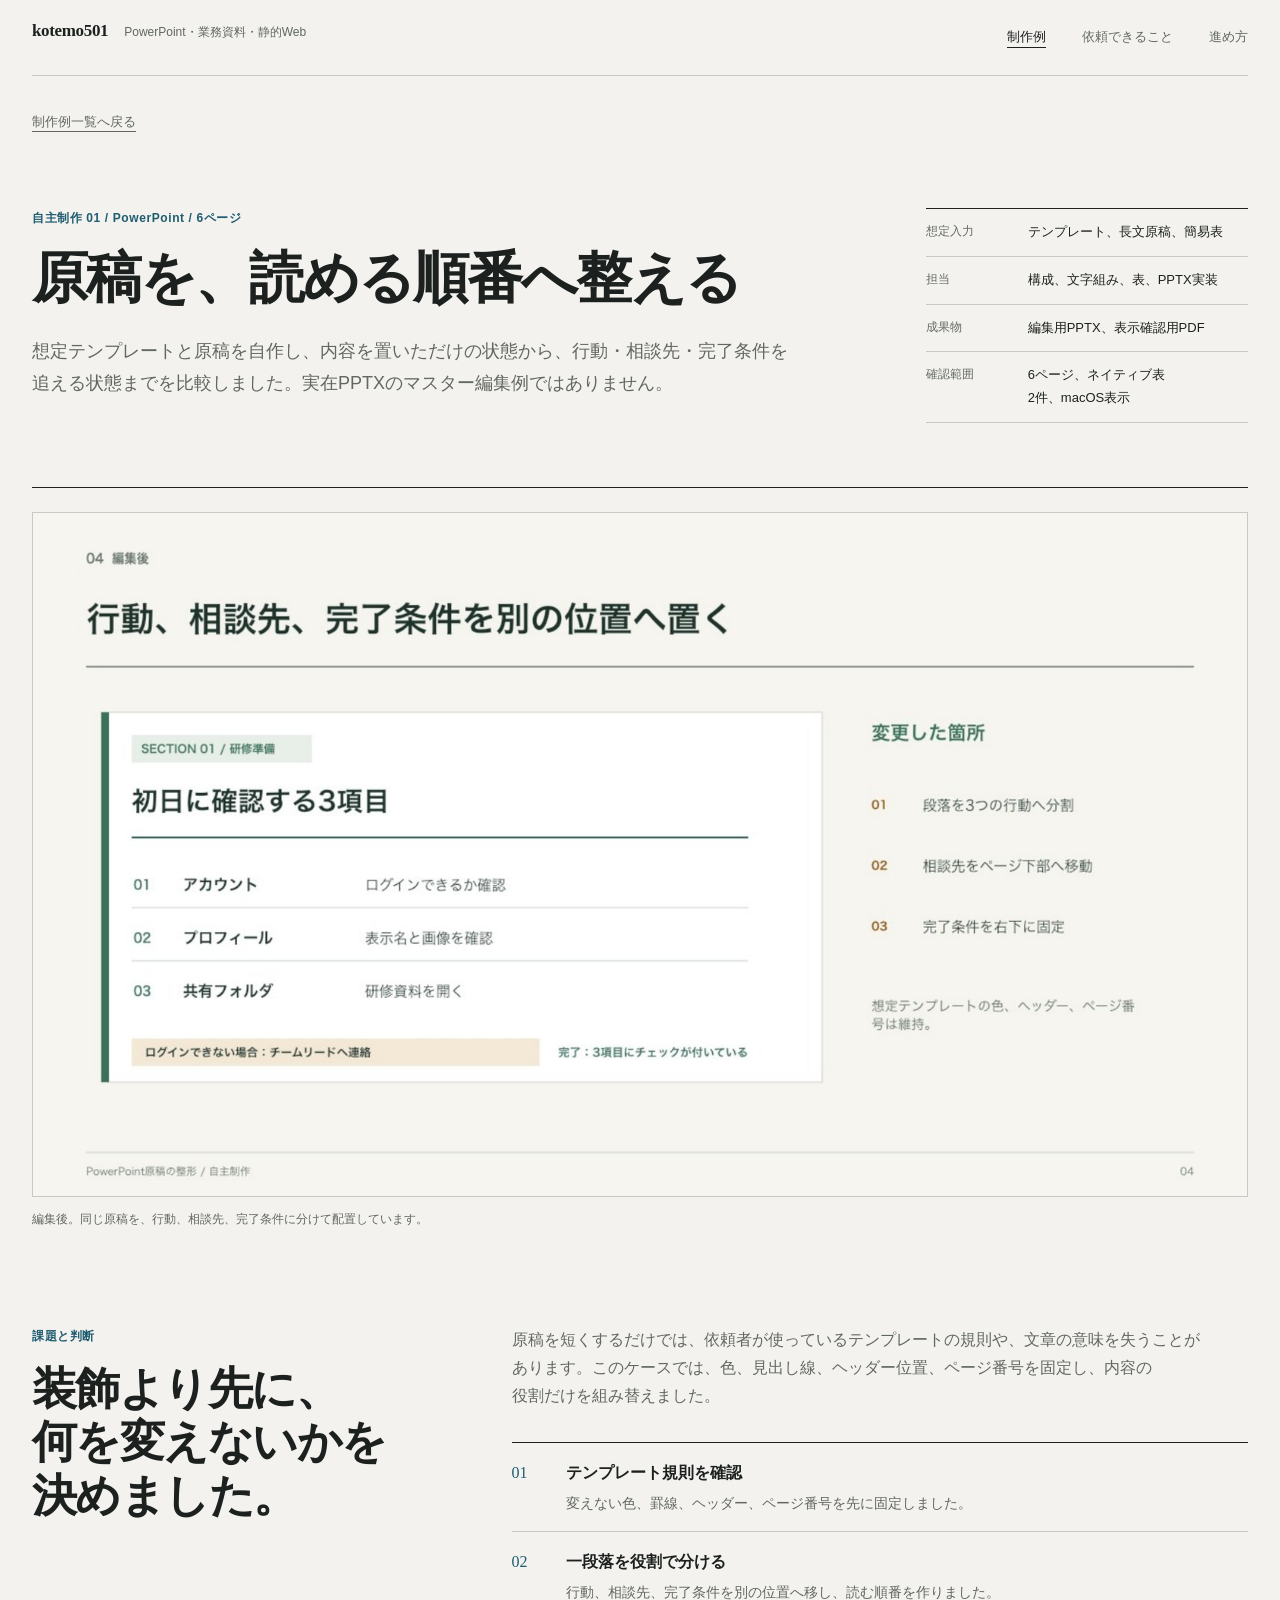
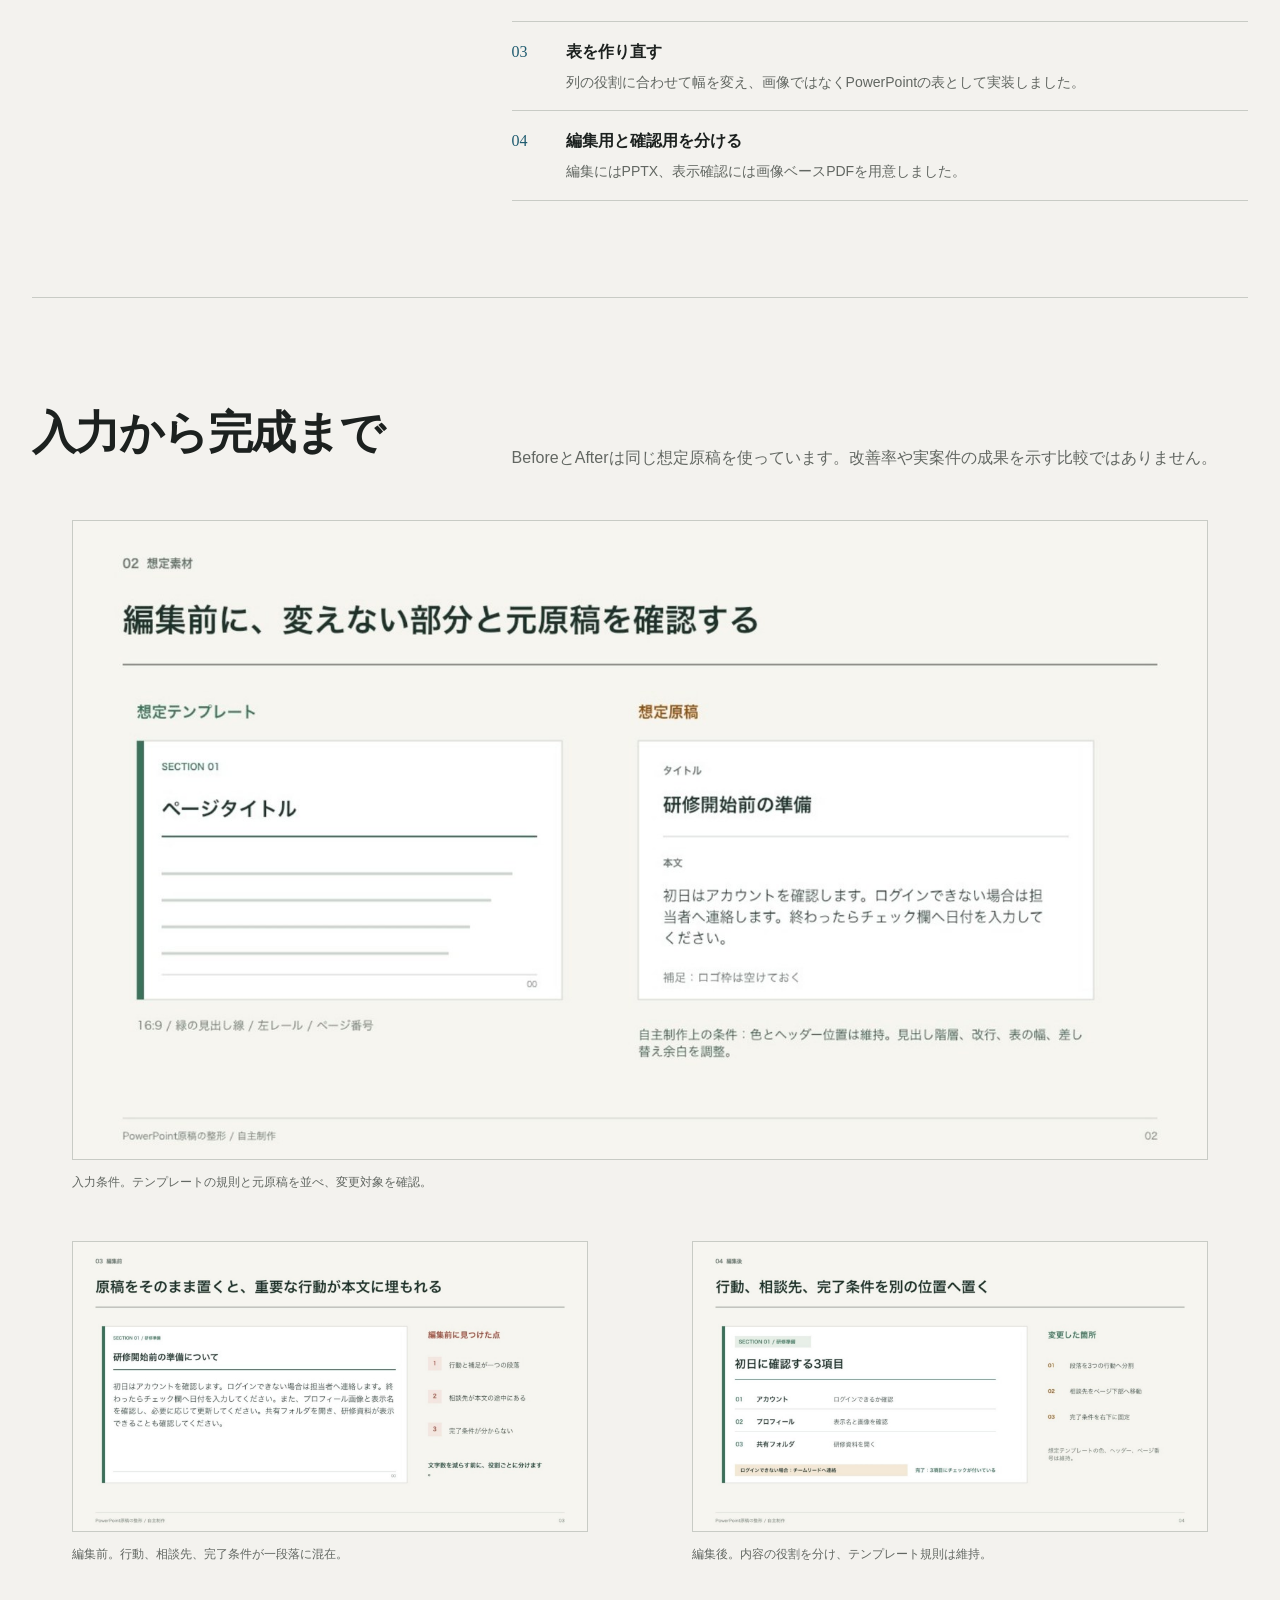
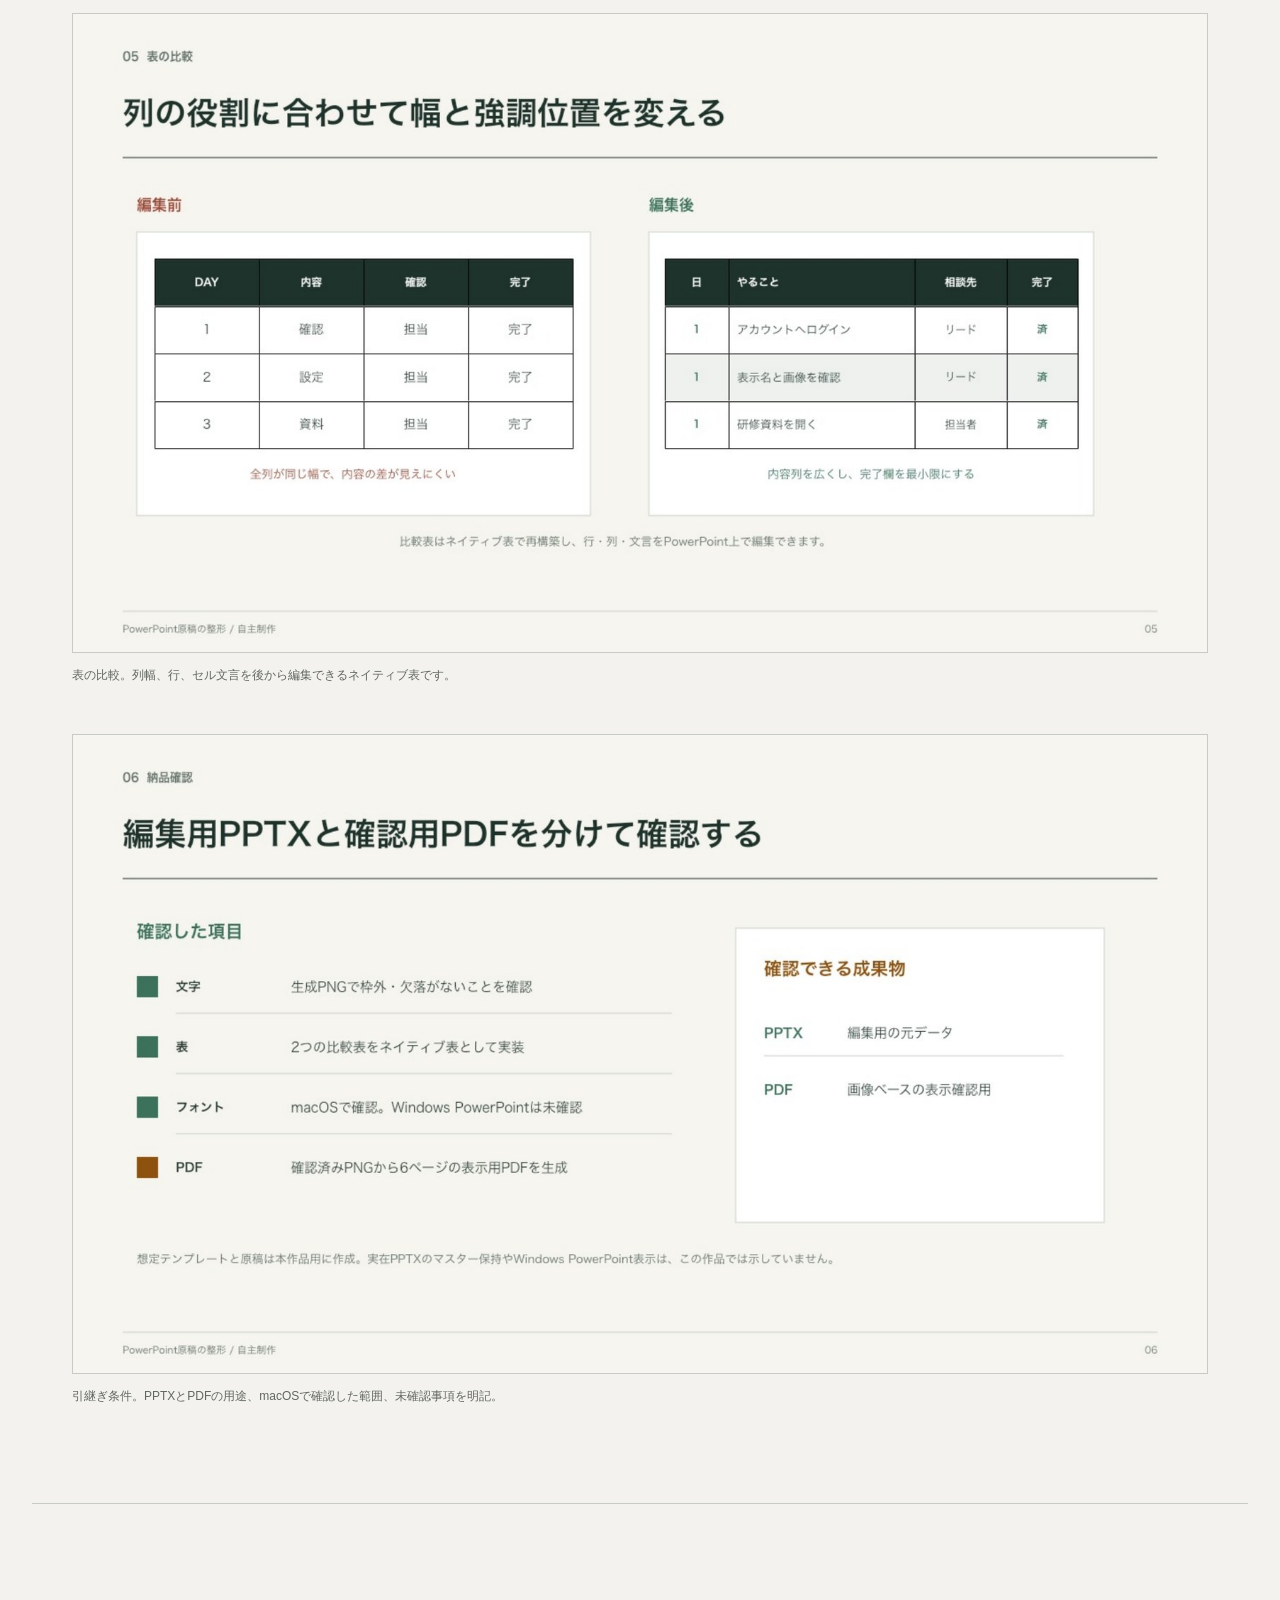
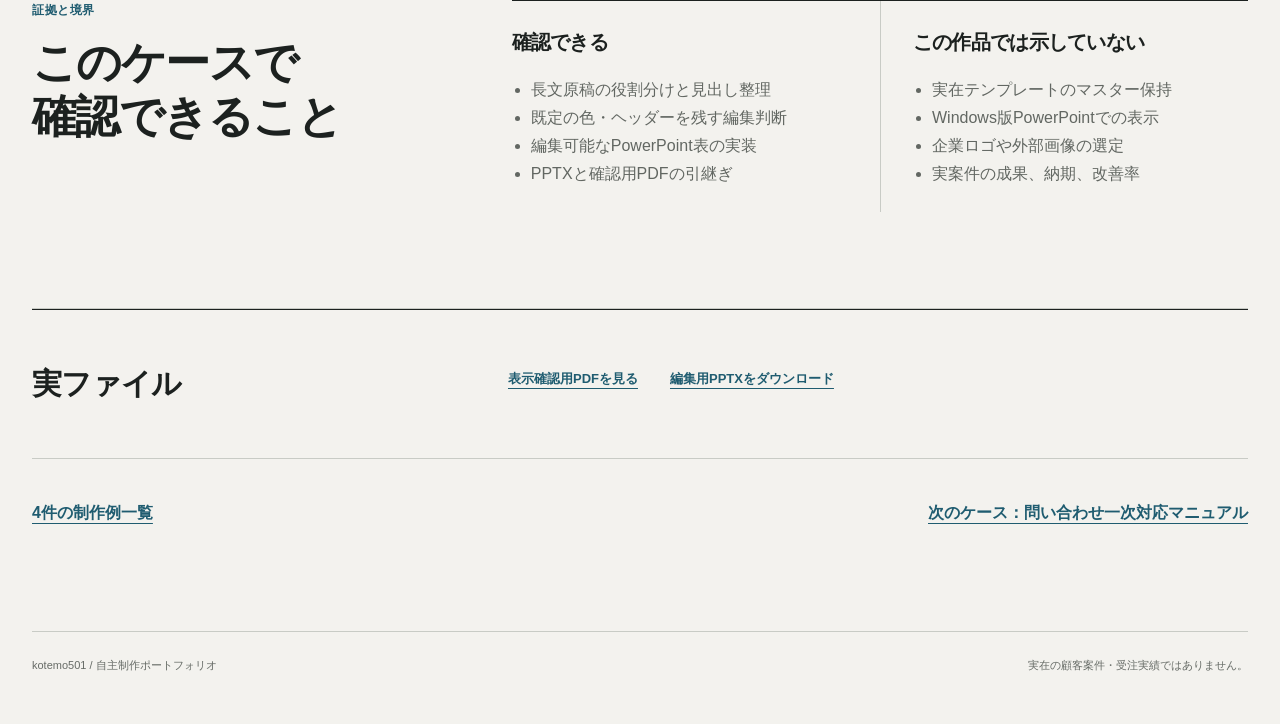
<file: docs/cases/powerpoint-formatting.html>
<!doctype html>
<html lang="ja">
<head>
  <meta charset="utf-8">
  <meta name="viewport" content="width=device-width, initial-scale=1">
  <meta name="description" content="想定テンプレートと原稿から、見出し、行動、相談先、完了条件、表を編集可能なPowerPointへ整えた自主制作ケース。">
  <title>PowerPoint原稿の整形 | kotemo501</title>
  <link rel="stylesheet" href="../styles.css">
  <link rel="icon" href="../favicon.svg" type="image/svg+xml">
</head>
<body>
  <a class="skip-link" href="#case-content">ケース本文へ移動</a>
  <header class="site-header">
    <a class="identity" href="../index.html"><strong>kotemo501</strong><span>PowerPoint・業務資料・静的Web</span></a>
    <nav aria-label="ケースナビゲーション"><a href="../index.html#works" aria-current="page">制作例</a><a href="../index.html#services">依頼できること</a><a href="../index.html#process">進め方</a></nav>
  </header>

  <main class="case-main" id="case-content">
    <a class="case-back" href="../index.html#works">制作例一覧へ戻る</a>
    <section class="case-intro">
      <div>
        <p class="case-kicker">自主制作 01 / PowerPoint / 6ページ</p>
        <h1>原稿を、読める順番へ整える</h1>
        <p class="case-lede">想定テンプレートと原稿を自作し、内容を置いただけの状態から、行動・相談先・完了条件を追える状態までを比較しました。実在PPTXのマスター編集例ではありません。</p>
      </div>
      <dl class="case-meta">
        <div><dt>想定入力</dt><dd>テンプレート、長文原稿、簡易表</dd></div>
        <div><dt>担当</dt><dd>構成、文字組み、表、PPTX実装</dd></div>
        <div><dt>成果物</dt><dd>編集用PPTX、表示確認用PDF</dd></div>
        <div><dt>確認範囲</dt><dd>6ページ、ネイティブ表2件、macOS表示</dd></div>
      </dl>
    </section>

    <figure class="case-hero">
      <img src="../assets/case-images/powerpoint-formatting/03-after.jpg" alt="長い原稿を三つの行動、相談先、完了条件へ分けたPowerPoint編集後ページ">
      <figcaption>編集後。同じ原稿を、行動、相談先、完了条件に分けて配置しています。</figcaption>
    </figure>

    <section class="case-section" aria-labelledby="formatting-decisions">
      <div><p class="plain-label">課題と判断</p><h2 id="formatting-decisions">装飾より先に、何を変えないかを決めました。</h2></div>
      <div class="case-section-copy">
        <p>原稿を短くするだけでは、依頼者が使っているテンプレートの規則や、文章の意味を失うことがあります。このケースでは、色、見出し線、ヘッダー位置、ページ番号を固定し、内容の役割だけを組み替えました。</p>
        <ol class="decision-list">
          <li><span>01</span><div><strong>テンプレート規則を確認</strong><p>変えない色、罫線、ヘッダー、ページ番号を先に固定しました。</p></div></li>
          <li><span>02</span><div><strong>一段落を役割で分ける</strong><p>行動、相談先、完了条件を別の位置へ移し、読む順番を作りました。</p></div></li>
          <li><span>03</span><div><strong>表を作り直す</strong><p>列の役割に合わせて幅を変え、画像ではなくPowerPointの表として実装しました。</p></div></li>
          <li><span>04</span><div><strong>編集用と確認用を分ける</strong><p>編集にはPPTX、表示確認には画像ベースPDFを用意しました。</p></div></li>
        </ol>
      </div>
    </section>

    <section class="evidence-section" aria-labelledby="formatting-evidence">
      <div class="evidence-heading"><h2 id="formatting-evidence">入力から完成まで</h2><p>BeforeとAfterは同じ想定原稿を使っています。改善率や実案件の成果を示す比較ではありません。</p></div>
      <div class="evidence-grid">
        <figure class="evidence-wide"><img src="../assets/case-images/powerpoint-formatting/01-input.jpg" alt="左に想定テンプレート、右に想定原稿を並べた入力条件のページ"><figcaption>入力条件。テンプレートの規則と元原稿を並べ、変更対象を確認。</figcaption></figure>
        <figure><img src="../assets/case-images/powerpoint-formatting/02-before.jpg" alt="長い段落をそのまま配置し、問題点を三つ示した編集前ページ"><figcaption>編集前。行動、相談先、完了条件が一段落に混在。</figcaption></figure>
        <figure><img src="../assets/case-images/powerpoint-formatting/03-after.jpg" alt="内容を三つの行動と補足へ分けた編集後ページ"><figcaption>編集後。内容の役割を分け、テンプレート規則は維持。</figcaption></figure>
        <figure class="evidence-wide"><img src="../assets/case-images/powerpoint-formatting/04-table.jpg" alt="均等幅の表と内容列を広げた表を比較したページ"><figcaption>表の比較。列幅、行、セル文言を後から編集できるネイティブ表です。</figcaption></figure>
        <figure class="evidence-wide"><img src="../assets/case-images/powerpoint-formatting/05-handoff.jpg" alt="PPTXとPDFの用途、確認項目、未確認範囲を整理した納品確認ページ"><figcaption>引継ぎ条件。PPTXとPDFの用途、macOSで確認した範囲、未確認事項を明記。</figcaption></figure>
      </div>
    </section>

    <section class="case-section" aria-labelledby="formatting-boundary">
      <div><p class="plain-label">証拠と境界</p><h2 id="formatting-boundary">このケースで確認できること</h2></div>
      <div class="case-section-copy">
        <div class="case-scope">
          <section><h3>確認できる</h3><ul><li>長文原稿の役割分けと見出し整理</li><li>既定の色・ヘッダーを残す編集判断</li><li>編集可能なPowerPoint表の実装</li><li>PPTXと確認用PDFの引継ぎ</li></ul></section>
          <section><h3>この作品では示していない</h3><ul><li>実在テンプレートのマスター保持</li><li>Windows版PowerPointでの表示</li><li>企業ロゴや外部画像の選定</li><li>実案件の成果、納期、改善率</li></ul></section>
        </div>
      </div>
    </section>

    <section class="case-downloads" aria-labelledby="formatting-files"><h2 id="formatting-files">実ファイル</h2><div><a href="../assets/template-edit/template-edit-preview.pdf">表示確認用PDFを見る</a><a href="../assets/template-edit/template-edit.pptx" download>編集用PPTXをダウンロード</a></div></section>
    <nav class="case-next" aria-label="他の制作例"><a href="../index.html#works">4件の制作例一覧</a><a href="support-manual.html">次のケース：問い合わせ一次対応マニュアル</a></nav>
  </main>

  <footer class="site-footer"><p>kotemo501 / 自主制作ポートフォリオ</p><p>実在の顧客案件・受注実績ではありません。</p></footer>
</body>
</html>
</file>
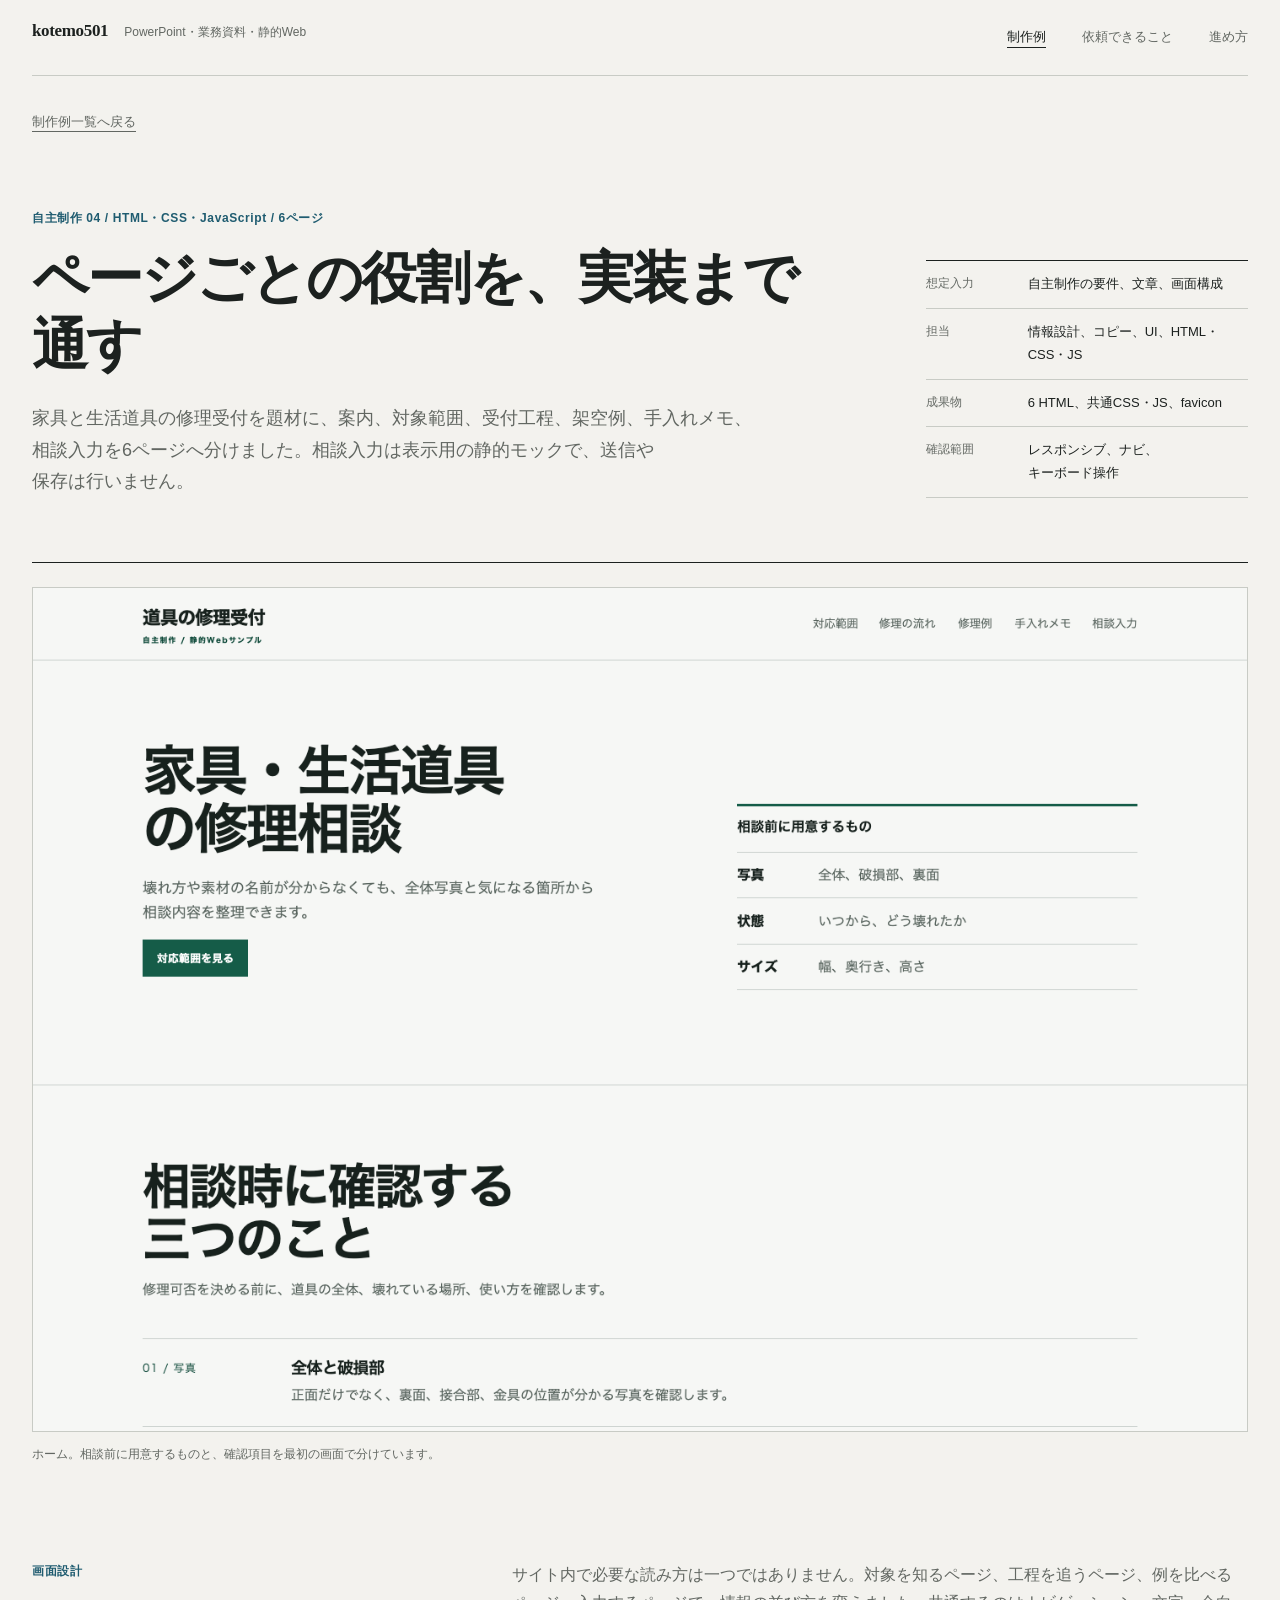
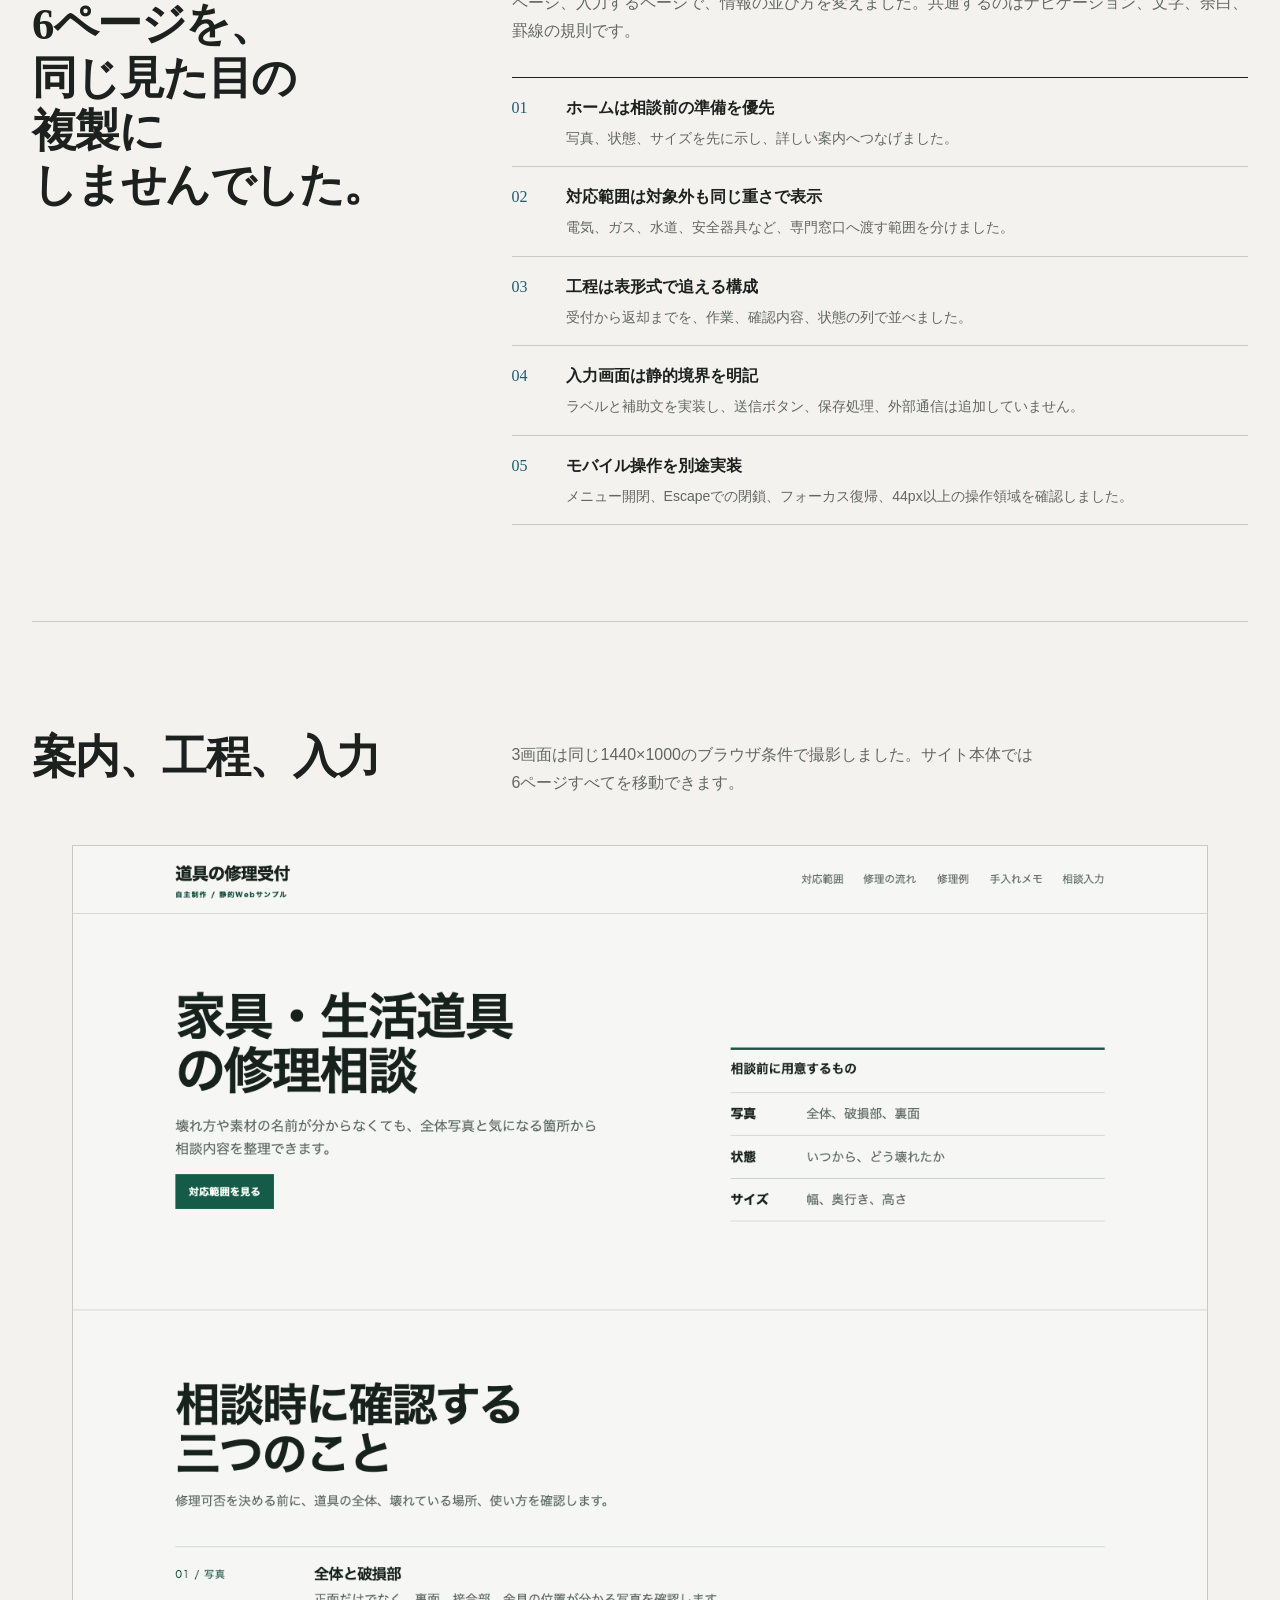
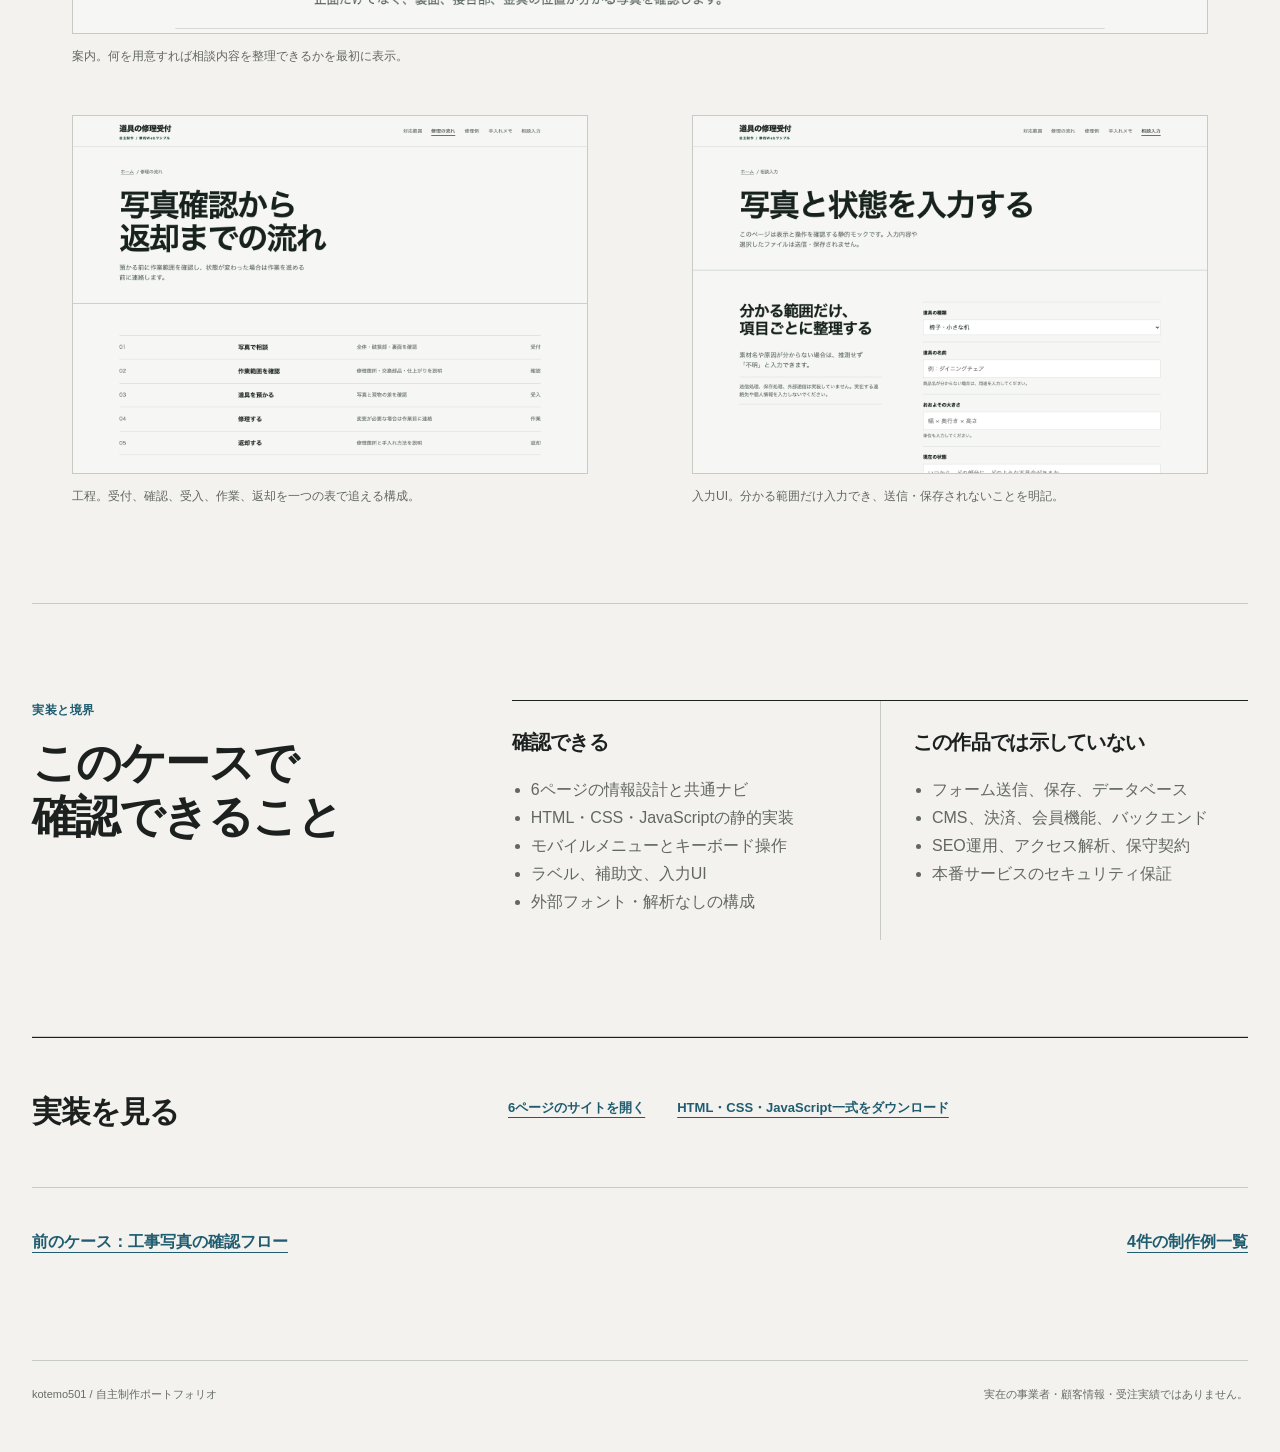
<file: docs/cases/static-repair-site.html>
<!doctype html>
<html lang="ja">
<head>
  <meta charset="utf-8">
  <meta name="viewport" content="width=device-width, initial-scale=1">
  <meta name="description" content="対応範囲、受付工程、修理例、手入れメモ、相談入力を6ページで実装した静的Webサイトの自主制作ケース。">
  <title>修理受付の静的Webサイト | kotemo501</title>
  <link rel="stylesheet" href="../styles.css">
  <link rel="icon" href="../favicon.svg" type="image/svg+xml">
</head>
<body>
  <a class="skip-link" href="#case-content">ケース本文へ移動</a>
  <header class="site-header">
    <a class="identity" href="../index.html"><strong>kotemo501</strong><span>PowerPoint・業務資料・静的Web</span></a>
    <nav aria-label="ケースナビゲーション"><a href="../index.html#works" aria-current="page">制作例</a><a href="../index.html#services">依頼できること</a><a href="../index.html#process">進め方</a></nav>
  </header>

  <main class="case-main" id="case-content">
    <a class="case-back" href="../index.html#works">制作例一覧へ戻る</a>
    <section class="case-intro">
      <div>
        <p class="case-kicker">自主制作 04 / HTML・CSS・JavaScript / 6ページ</p>
        <h1>ページごとの役割を、実装まで通す</h1>
        <p class="case-lede">家具と生活道具の修理受付を題材に、案内、対象範囲、受付工程、架空例、手入れメモ、相談入力を6ページへ分けました。相談入力は表示用の静的モックで、送信や保存は行いません。</p>
      </div>
      <dl class="case-meta">
        <div><dt>想定入力</dt><dd>自主制作の要件、文章、画面構成</dd></div>
        <div><dt>担当</dt><dd>情報設計、コピー、UI、HTML・CSS・JS</dd></div>
        <div><dt>成果物</dt><dd>6 HTML、共通CSS・JS、favicon</dd></div>
        <div><dt>確認範囲</dt><dd>レスポンシブ、ナビ、キーボード操作</dd></div>
      </dl>
    </section>

    <figure class="case-hero">
      <img src="../assets/case-images/static-repair-site/01-home.png" alt="家具と生活道具の修理相談を題材にした静的サイトのホーム画面">
      <figcaption>ホーム。相談前に用意するものと、確認項目を最初の画面で分けています。</figcaption>
    </figure>

    <section class="case-section" aria-labelledby="web-decisions">
      <div><p class="plain-label">画面設計</p><h2 id="web-decisions">6ページを、同じ見た目の複製にしませんでした。</h2></div>
      <div class="case-section-copy">
        <p>サイト内で必要な読み方は一つではありません。対象を知るページ、工程を追うページ、例を比べるページ、入力するページで、情報の並び方を変えました。共通するのはナビゲーション、文字、余白、罫線の規則です。</p>
        <ol class="decision-list">
          <li><span>01</span><div><strong>ホームは相談前の準備を優先</strong><p>写真、状態、サイズを先に示し、詳しい案内へつなげました。</p></div></li>
          <li><span>02</span><div><strong>対応範囲は対象外も同じ重さで表示</strong><p>電気、ガス、水道、安全器具など、専門窓口へ渡す範囲を分けました。</p></div></li>
          <li><span>03</span><div><strong>工程は表形式で追える構成</strong><p>受付から返却までを、作業、確認内容、状態の列で並べました。</p></div></li>
          <li><span>04</span><div><strong>入力画面は静的境界を明記</strong><p>ラベルと補助文を実装し、送信ボタン、保存処理、外部通信は追加していません。</p></div></li>
          <li><span>05</span><div><strong>モバイル操作を別途実装</strong><p>メニュー開閉、Escapeでの閉鎖、フォーカス復帰、44px以上の操作領域を確認しました。</p></div></li>
        </ol>
      </div>
    </section>

    <section class="evidence-section" aria-labelledby="web-evidence">
      <div class="evidence-heading"><h2 id="web-evidence">案内、工程、入力</h2><p>3画面は同じ1440×1000のブラウザ条件で撮影しました。サイト本体では6ページすべてを移動できます。</p></div>
      <div class="evidence-grid">
        <figure class="evidence-wide"><img src="../assets/case-images/static-repair-site/01-home.png" alt="修理相談サイトのホーム画面"><figcaption>案内。何を用意すれば相談内容を整理できるかを最初に表示。</figcaption></figure>
        <figure><img src="../assets/case-images/static-repair-site/02-flow.png" alt="写真での相談から返却まで五段階を並べた工程ページ"><figcaption>工程。受付、確認、受入、作業、返却を一つの表で追える構成。</figcaption></figure>
        <figure><img src="../assets/case-images/static-repair-site/03-input.png" alt="道具の種類、名前、大きさ、状態を入力する静的UI"><figcaption>入力UI。分かる範囲だけ入力でき、送信・保存されないことを明記。</figcaption></figure>
      </div>
    </section>

    <section class="case-section" aria-labelledby="web-boundary">
      <div><p class="plain-label">実装と境界</p><h2 id="web-boundary">このケースで確認できること</h2></div>
      <div class="case-section-copy"><div class="case-scope">
        <section><h3>確認できる</h3><ul><li>6ページの情報設計と共通ナビ</li><li>HTML・CSS・JavaScriptの静的実装</li><li>モバイルメニューとキーボード操作</li><li>ラベル、補助文、入力UI</li><li>外部フォント・解析なしの構成</li></ul></section>
        <section><h3>この作品では示していない</h3><ul><li>フォーム送信、保存、データベース</li><li>CMS、決済、会員機能、バックエンド</li><li>SEO運用、アクセス解析、保守契約</li><li>本番サービスのセキュリティ保証</li></ul></section>
      </div></div>
    </section>

    <section class="case-downloads" aria-labelledby="web-files"><h2 id="web-files">実装を見る</h2><div><a href="../assets/repair-site/index.html">6ページのサイトを開く</a><a href="../assets/repair-site-source.zip" download>HTML・CSS・JavaScript一式をダウンロード</a></div></section>
    <nav class="case-next" aria-label="他の制作例"><a href="field-record-proposal.html">前のケース：工事写真の確認フロー</a><a href="../index.html#works">4件の制作例一覧</a></nav>
  </main>

  <footer class="site-footer"><p>kotemo501 / 自主制作ポートフォリオ</p><p>実在の事業者・顧客情報・受注実績ではありません。</p></footer>
</body>
</html>
</file>
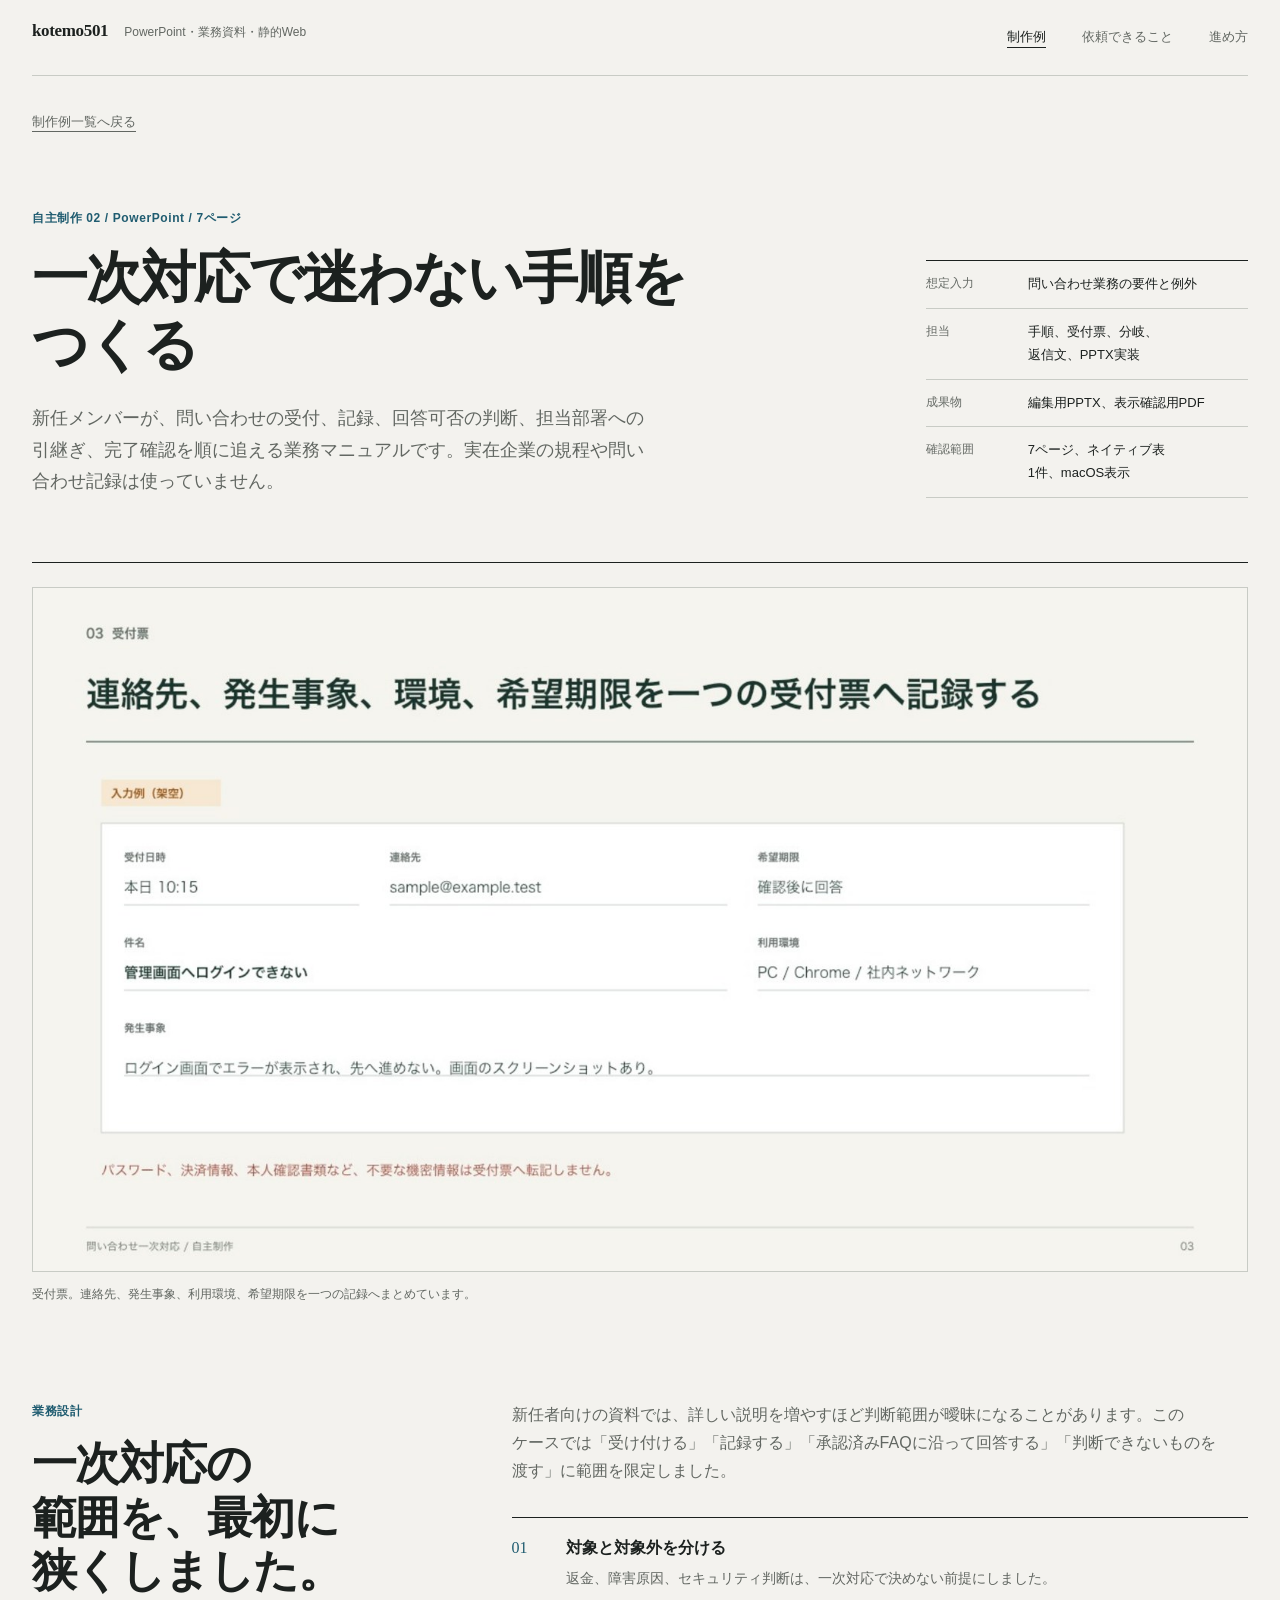
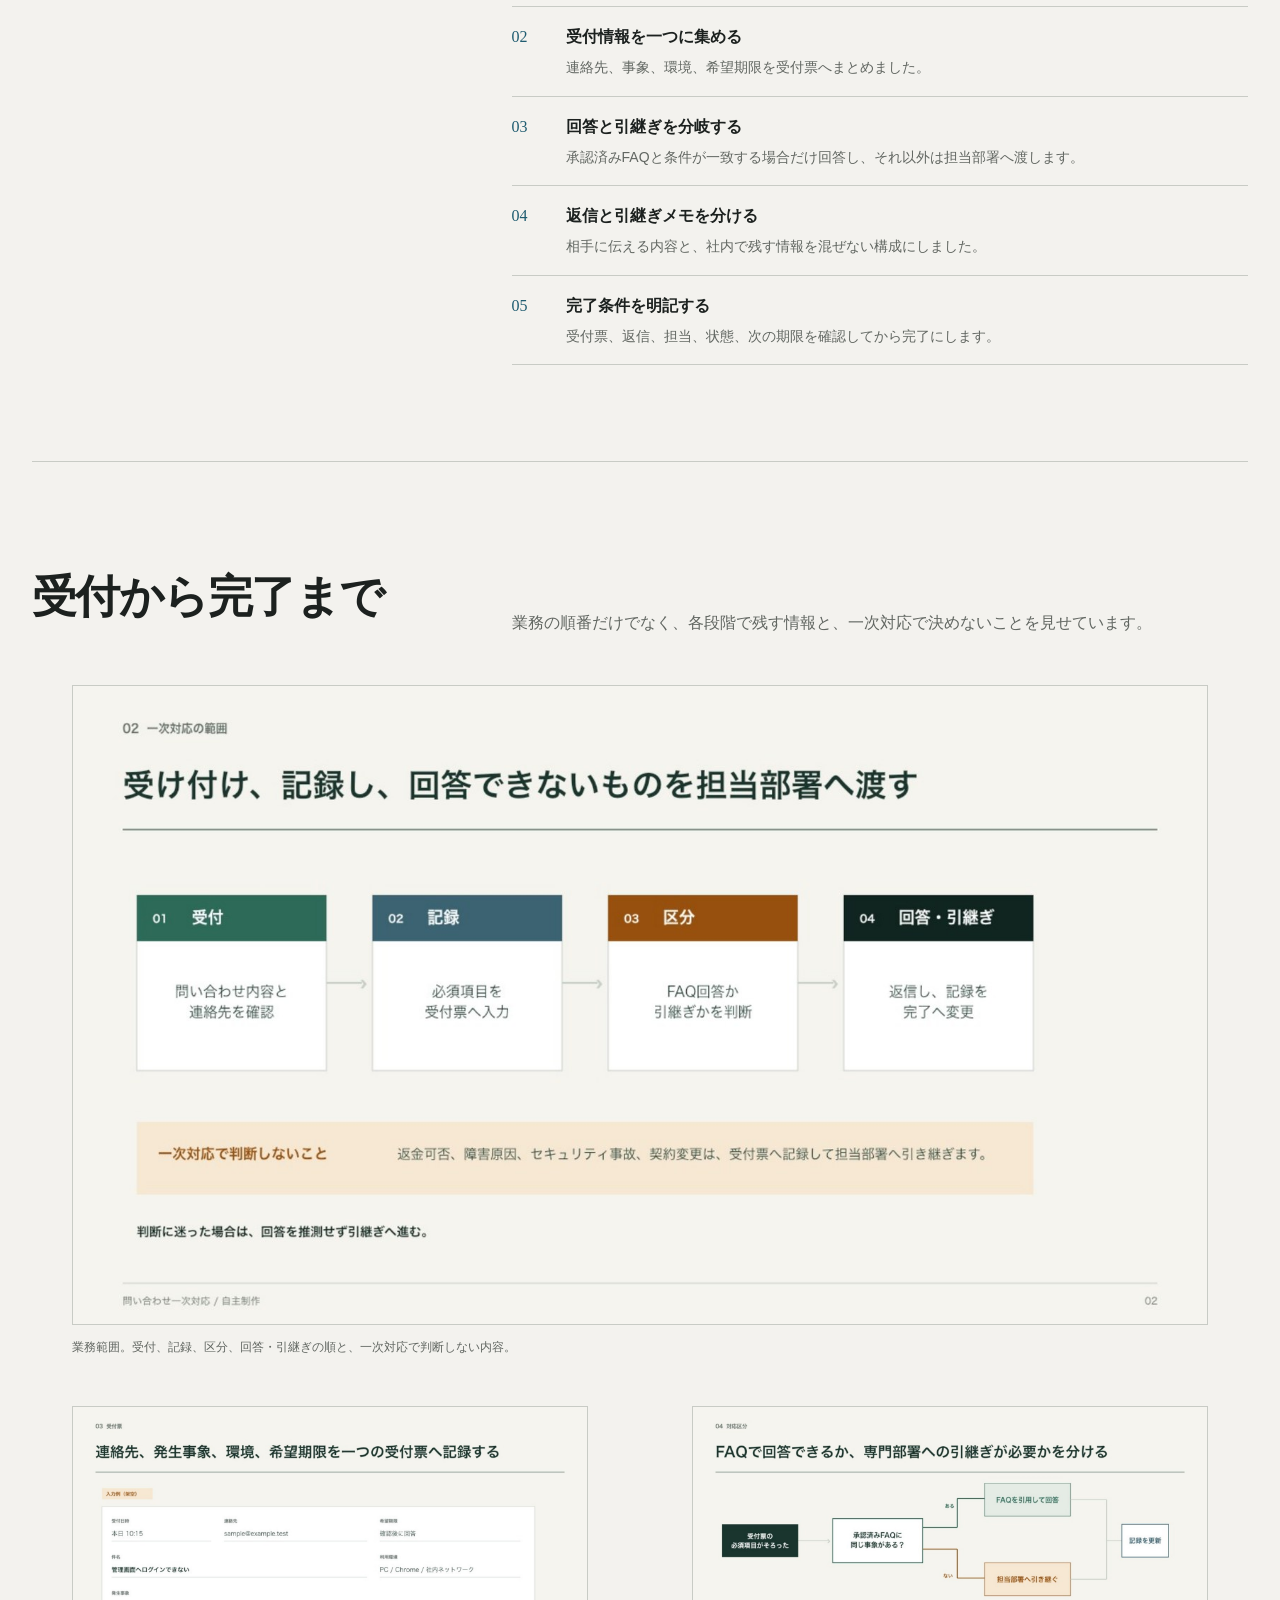
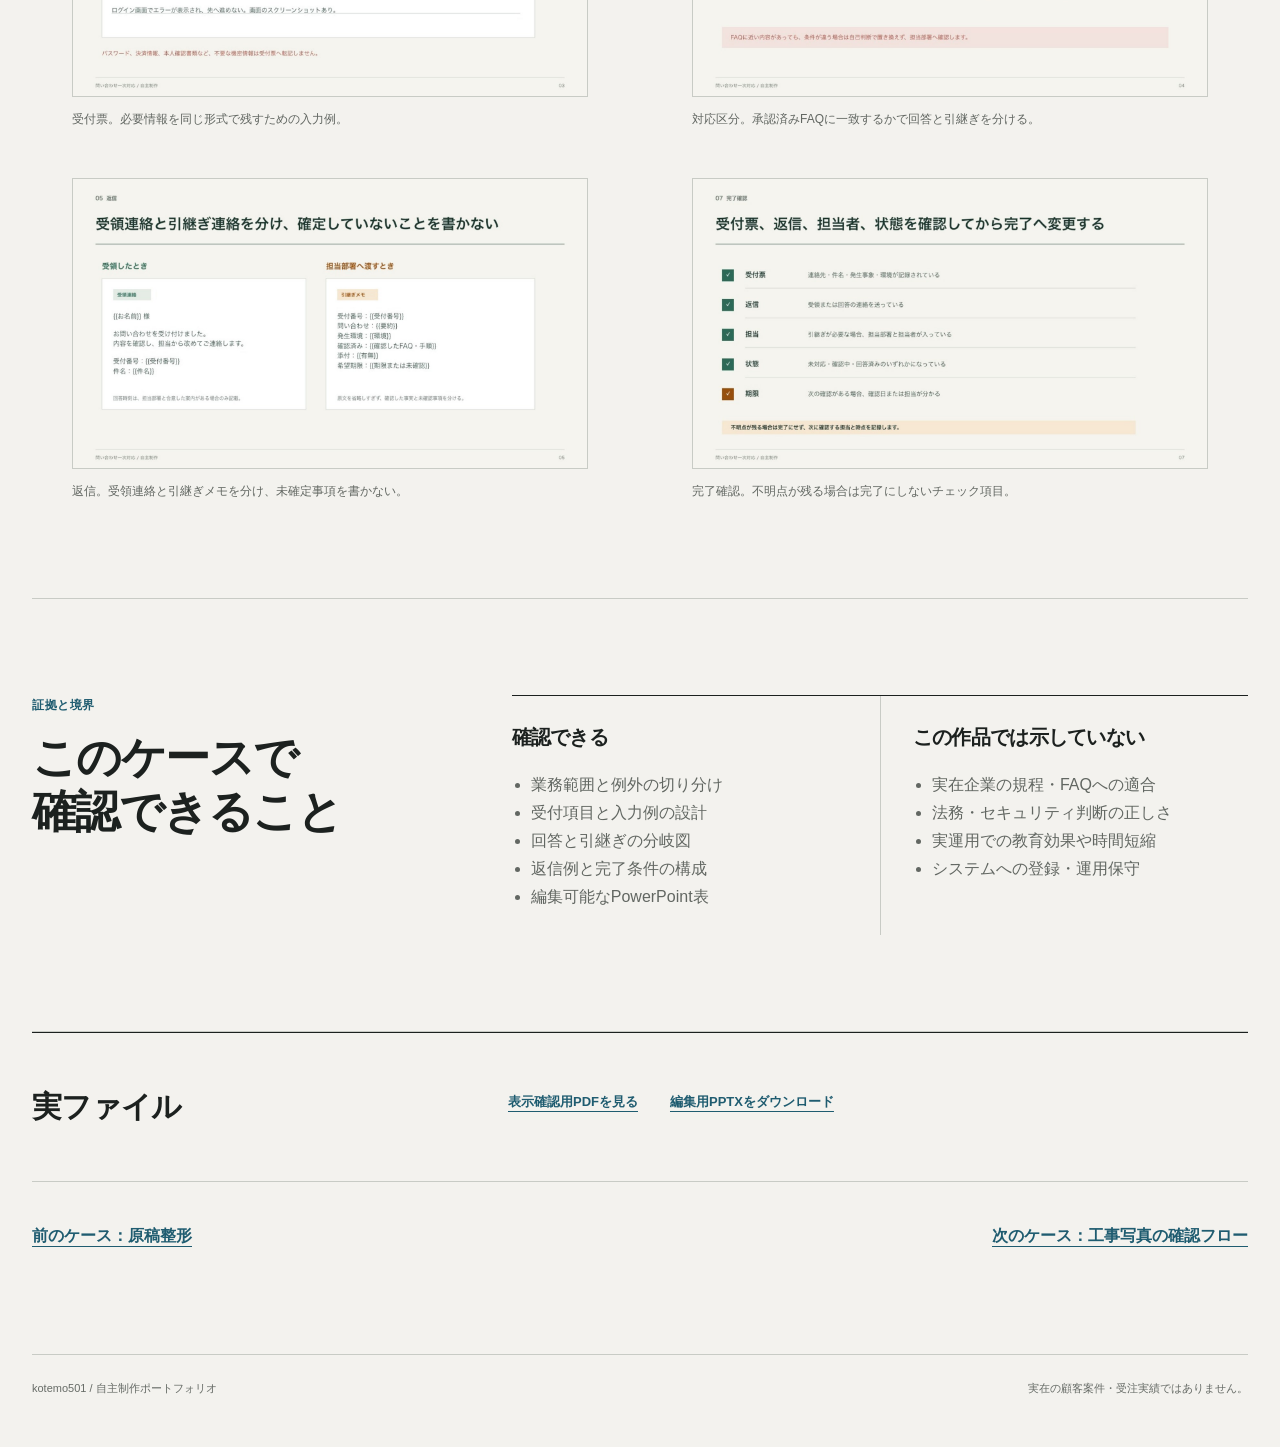
<file: docs/cases/support-manual.html>
<!doctype html>
<html lang="ja">
<head>
  <meta charset="utf-8">
  <meta name="viewport" content="width=device-width, initial-scale=1">
  <meta name="description" content="受付票、回答と引継ぎの分岐、返信例、完了条件を一続きにした問い合わせ一次対応マニュアルの自主制作ケース。">
  <title>問い合わせ一次対応マニュアル | kotemo501</title>
  <link rel="stylesheet" href="../styles.css">
  <link rel="icon" href="../favicon.svg" type="image/svg+xml">
</head>
<body>
  <a class="skip-link" href="#case-content">ケース本文へ移動</a>
  <header class="site-header">
    <a class="identity" href="../index.html"><strong>kotemo501</strong><span>PowerPoint・業務資料・静的Web</span></a>
    <nav aria-label="ケースナビゲーション"><a href="../index.html#works" aria-current="page">制作例</a><a href="../index.html#services">依頼できること</a><a href="../index.html#process">進め方</a></nav>
  </header>

  <main class="case-main" id="case-content">
    <a class="case-back" href="../index.html#works">制作例一覧へ戻る</a>
    <section class="case-intro">
      <div>
        <p class="case-kicker">自主制作 02 / PowerPoint / 7ページ</p>
        <h1>一次対応で迷わない手順をつくる</h1>
        <p class="case-lede">新任メンバーが、問い合わせの受付、記録、回答可否の判断、担当部署への引継ぎ、完了確認を順に追える業務マニュアルです。実在企業の規程や問い合わせ記録は使っていません。</p>
      </div>
      <dl class="case-meta">
        <div><dt>想定入力</dt><dd>問い合わせ業務の要件と例外</dd></div>
        <div><dt>担当</dt><dd>手順、受付票、分岐、返信文、PPTX実装</dd></div>
        <div><dt>成果物</dt><dd>編集用PPTX、表示確認用PDF</dd></div>
        <div><dt>確認範囲</dt><dd>7ページ、ネイティブ表1件、macOS表示</dd></div>
      </dl>
    </section>

    <figure class="case-hero">
      <img src="../assets/case-images/support-manual/02-intake.jpg" alt="連絡先、発生事象、環境、希望期限を一つにまとめた問い合わせ受付票">
      <figcaption>受付票。連絡先、発生事象、利用環境、希望期限を一つの記録へまとめています。</figcaption>
    </figure>

    <section class="case-section" aria-labelledby="manual-decisions">
      <div><p class="plain-label">業務設計</p><h2 id="manual-decisions">一次対応の範囲を、最初に狭くしました。</h2></div>
      <div class="case-section-copy">
        <p>新任者向けの資料では、詳しい説明を増やすほど判断範囲が曖昧になることがあります。このケースでは「受け付ける」「記録する」「承認済みFAQに沿って回答する」「判断できないものを渡す」に範囲を限定しました。</p>
        <ol class="decision-list">
          <li><span>01</span><div><strong>対象と対象外を分ける</strong><p>返金、障害原因、セキュリティ判断は、一次対応で決めない前提にしました。</p></div></li>
          <li><span>02</span><div><strong>受付情報を一つに集める</strong><p>連絡先、事象、環境、希望期限を受付票へまとめました。</p></div></li>
          <li><span>03</span><div><strong>回答と引継ぎを分岐する</strong><p>承認済みFAQと条件が一致する場合だけ回答し、それ以外は担当部署へ渡します。</p></div></li>
          <li><span>04</span><div><strong>返信と引継ぎメモを分ける</strong><p>相手に伝える内容と、社内で残す情報を混ぜない構成にしました。</p></div></li>
          <li><span>05</span><div><strong>完了条件を明記する</strong><p>受付票、返信、担当、状態、次の期限を確認してから完了にします。</p></div></li>
        </ol>
      </div>
    </section>

    <section class="evidence-section" aria-labelledby="manual-evidence">
      <div class="evidence-heading"><h2 id="manual-evidence">受付から完了まで</h2><p>業務の順番だけでなく、各段階で残す情報と、一次対応で決めないことを見せています。</p></div>
      <div class="evidence-grid">
        <figure class="evidence-wide"><img src="../assets/case-images/support-manual/01-scope.jpg" alt="受付、記録、区分、回答と引継ぎの四段階を示した業務範囲ページ"><figcaption>業務範囲。受付、記録、区分、回答・引継ぎの順と、一次対応で判断しない内容。</figcaption></figure>
        <figure><img src="../assets/case-images/support-manual/02-intake.jpg" alt="問い合わせ受付票の入力例"><figcaption>受付票。必要情報を同じ形式で残すための入力例。</figcaption></figure>
        <figure><img src="../assets/case-images/support-manual/03-decision.jpg" alt="FAQ回答と担当部署への引継ぎを分けた分岐図"><figcaption>対応区分。承認済みFAQに一致するかで回答と引継ぎを分ける。</figcaption></figure>
        <figure><img src="../assets/case-images/support-manual/04-reply.jpg" alt="受領連絡と担当部署への引継ぎメモを左右に並べたページ"><figcaption>返信。受領連絡と引継ぎメモを分け、未確定事項を書かない。</figcaption></figure>
        <figure><img src="../assets/case-images/support-manual/05-completion.jpg" alt="受付票、返信、担当、状態、期限を確認する完了チェックページ"><figcaption>完了確認。不明点が残る場合は完了にしないチェック項目。</figcaption></figure>
      </div>
    </section>

    <section class="case-section" aria-labelledby="manual-boundary">
      <div><p class="plain-label">証拠と境界</p><h2 id="manual-boundary">このケースで確認できること</h2></div>
      <div class="case-section-copy"><div class="case-scope">
        <section><h3>確認できる</h3><ul><li>業務範囲と例外の切り分け</li><li>受付項目と入力例の設計</li><li>回答と引継ぎの分岐図</li><li>返信例と完了条件の構成</li><li>編集可能なPowerPoint表</li></ul></section>
        <section><h3>この作品では示していない</h3><ul><li>実在企業の規程・FAQへの適合</li><li>法務・セキュリティ判断の正しさ</li><li>実運用での教育効果や時間短縮</li><li>システムへの登録・運用保守</li></ul></section>
      </div></div>
    </section>

    <section class="case-downloads" aria-labelledby="manual-files"><h2 id="manual-files">実ファイル</h2><div><a href="../assets/support-manual/support-manual-preview.pdf">表示確認用PDFを見る</a><a href="../assets/support-manual/support-manual.pptx" download>編集用PPTXをダウンロード</a></div></section>
    <nav class="case-next" aria-label="他の制作例"><a href="powerpoint-formatting.html">前のケース：原稿整形</a><a href="field-record-proposal.html">次のケース：工事写真の確認フロー</a></nav>
  </main>

  <footer class="site-footer"><p>kotemo501 / 自主制作ポートフォリオ</p><p>実在の顧客案件・受注実績ではありません。</p></footer>
</body>
</html>
</file>
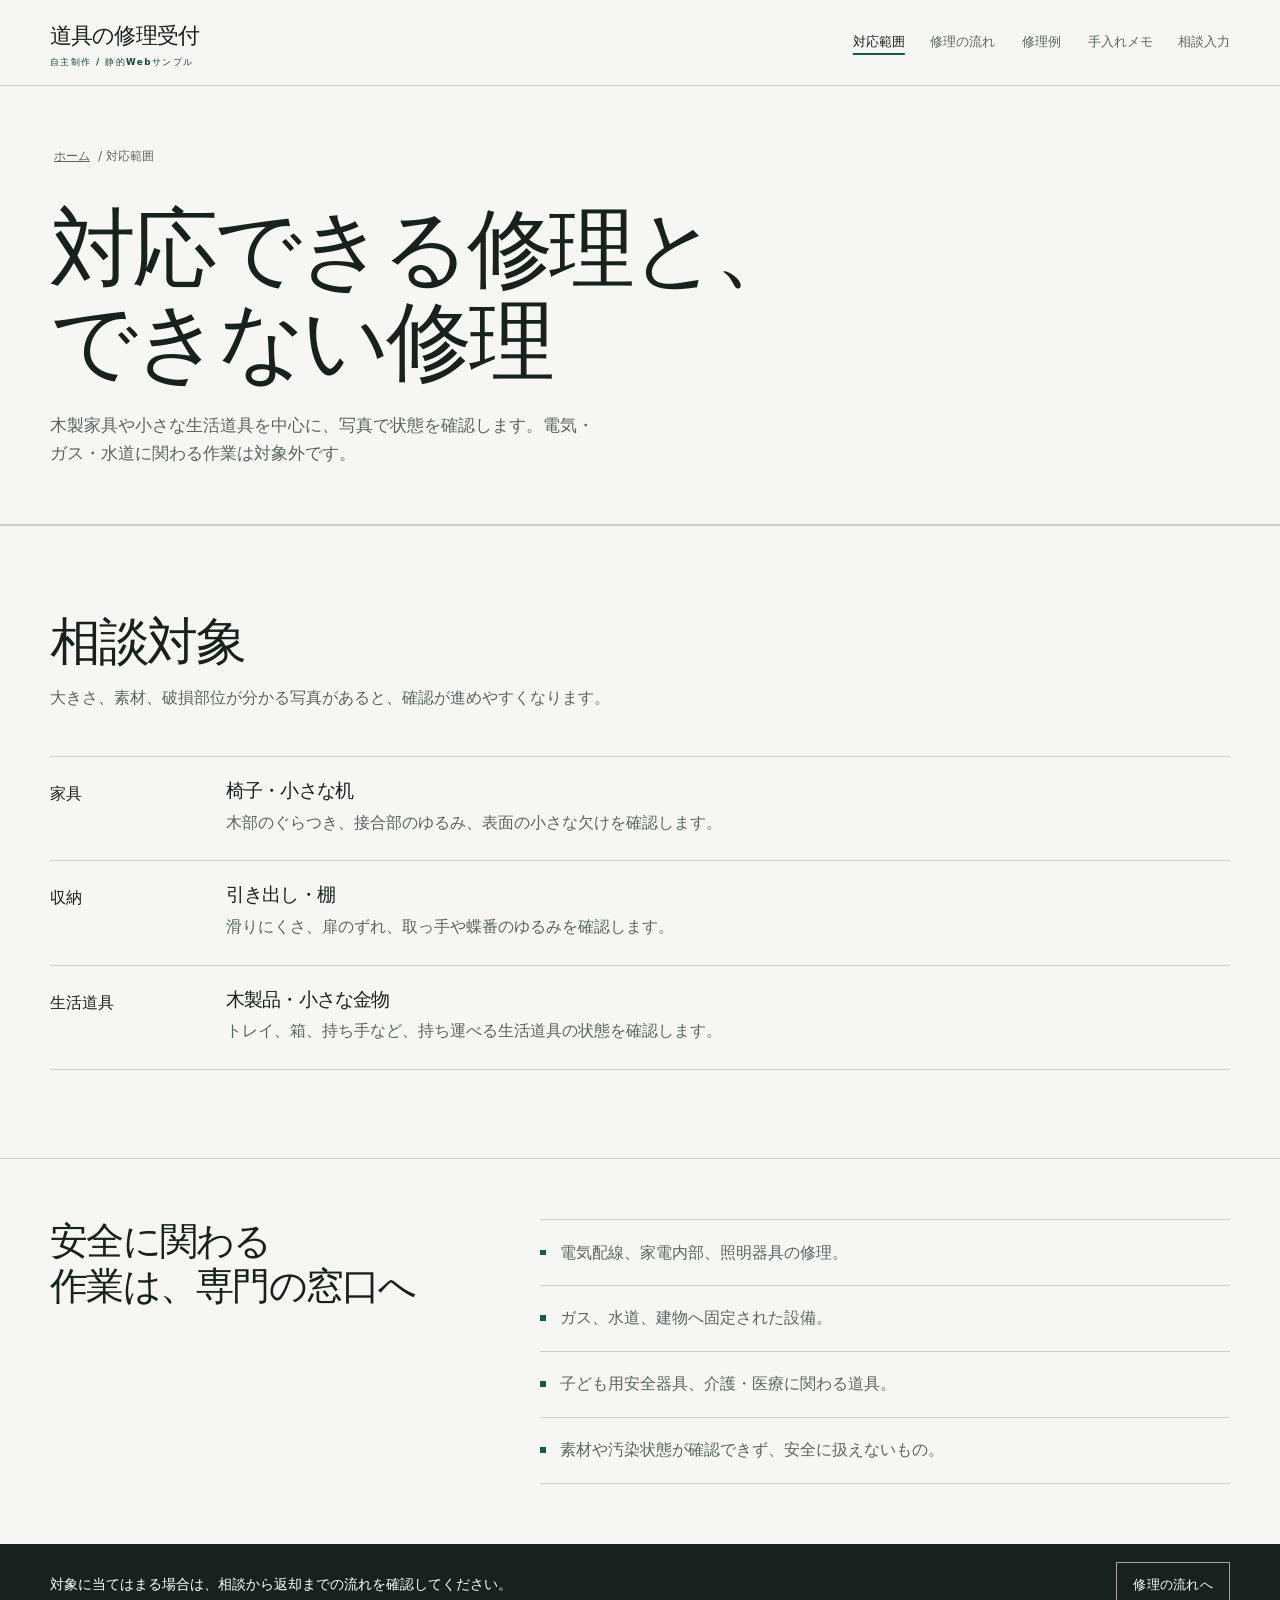
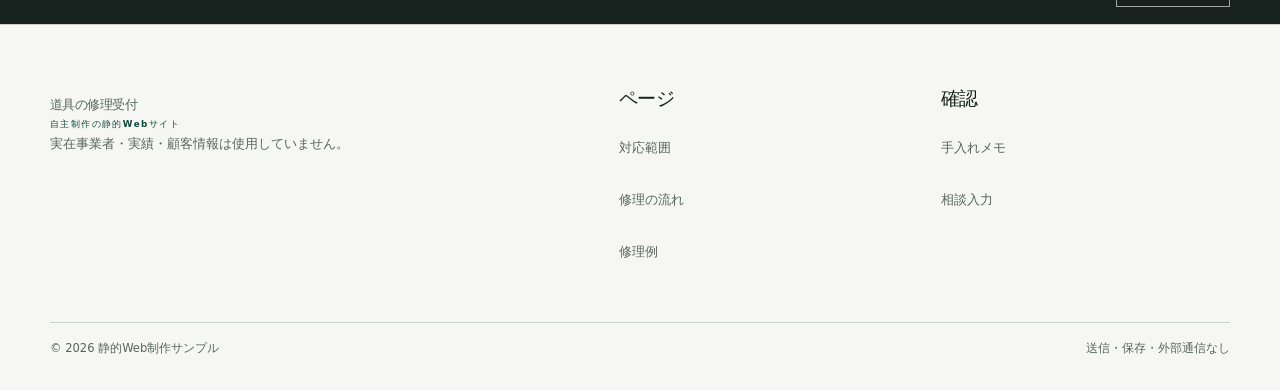
<file: docs/assets/repair-site/about.html>
<!doctype html>
<html lang="ja">
<head><meta charset="utf-8"><meta name="viewport" content="width=device-width, initial-scale=1"><meta name="description" content="家具と生活道具の修理相談で扱う範囲。"><title>対応範囲 — 道具の修理受付</title><link rel="stylesheet" href="styles.css"><link rel="icon" href="favicon.svg" type="image/svg+xml"></head>
<body>
  <a class="skip-link" href="#main">本文へ移動</a>
  <header class="site-header"><div class="shell"><a class="brand" href="index.html">道具の修理受付<small>自主制作 / 静的Webサンプル</small></a><button class="menu-button" type="button" aria-expanded="false" aria-controls="site-navigation" data-menu-button>メニュー</button><nav class="navigation" id="site-navigation" data-navigation aria-label="メインナビゲーション"><a href="about.html" aria-current="page">対応範囲</a><a href="services.html">修理の流れ</a><a href="cases.html">修理例</a><a href="notes.html">手入れメモ</a><a href="contact.html">相談入力</a></nav></div></header>
  <main id="main">
    <section class="page-hero"><div class="shell"><p class="breadcrumb"><a href="index.html">ホーム</a> / 対応範囲</p><h1>対応できる修理と、できない修理</h1><p class="lede">木製家具や小さな生活道具を中心に、写真で状態を確認します。電気・ガス・水道に関わる作業は対象外です。</p></div></section>
    <section class="section"><div class="shell"><div class="section-heading"><h2>相談対象</h2><p>大きさ、素材、破損部位が分かる写真があると、確認が進めやすくなります。</p></div><div class="item-list">
      <article><strong>家具</strong><div><h3>椅子・小さな机</h3><p>木部のぐらつき、接合部のゆるみ、表面の小さな欠けを確認します。</p></div></article>
      <article><strong>収納</strong><div><h3>引き出し・棚</h3><p>滑りにくさ、扉のずれ、取っ手や蝶番のゆるみを確認します。</p></div></article>
      <article><strong>生活道具</strong><div><h3>木製品・小さな金物</h3><p>トレイ、箱、持ち手など、持ち運べる生活道具の状態を確認します。</p></div></article>
    </div></div></section>
    <section class="section section--tight"><div class="shell split"><h2 class="statement">安全に関わる作業は、専門の窓口へ</h2><ul class="rule-list rule-list--plain"><li>電気配線、家電内部、照明器具の修理。</li><li>ガス、水道、建物へ固定された設備。</li><li>子ども用安全器具、介護・医療に関わる道具。</li><li>素材や汚染状態が確認できず、安全に扱えないもの。</li></ul></div></section>
    <section class="band"><div class="shell"><p>対象に当てはまる場合は、相談から返却までの流れを確認してください。</p><a class="button" href="services.html">修理の流れへ</a></div></section>
  </main>
  <footer class="site-footer"><div class="shell"><div class="footer-grid"><div><a class="brand" href="index.html">道具の修理受付<small>自主制作の静的Webサイト</small></a><p>実在事業者・実績・顧客情報は使用していません。</p></div><div><h2>ページ</h2><div class="footer-links"><a href="about.html">対応範囲</a><a href="services.html">修理の流れ</a><a href="cases.html">修理例</a></div></div><div><h2>確認</h2><div class="footer-links"><a href="notes.html">手入れメモ</a><a href="contact.html">相談入力</a></div></div></div><div class="footer-note"><span>© <span data-year></span> 静的Web制作サンプル</span><span>送信・保存・外部通信なし</span></div></div></footer>
  <script src="script.js"></script>
</body></html>
</file>
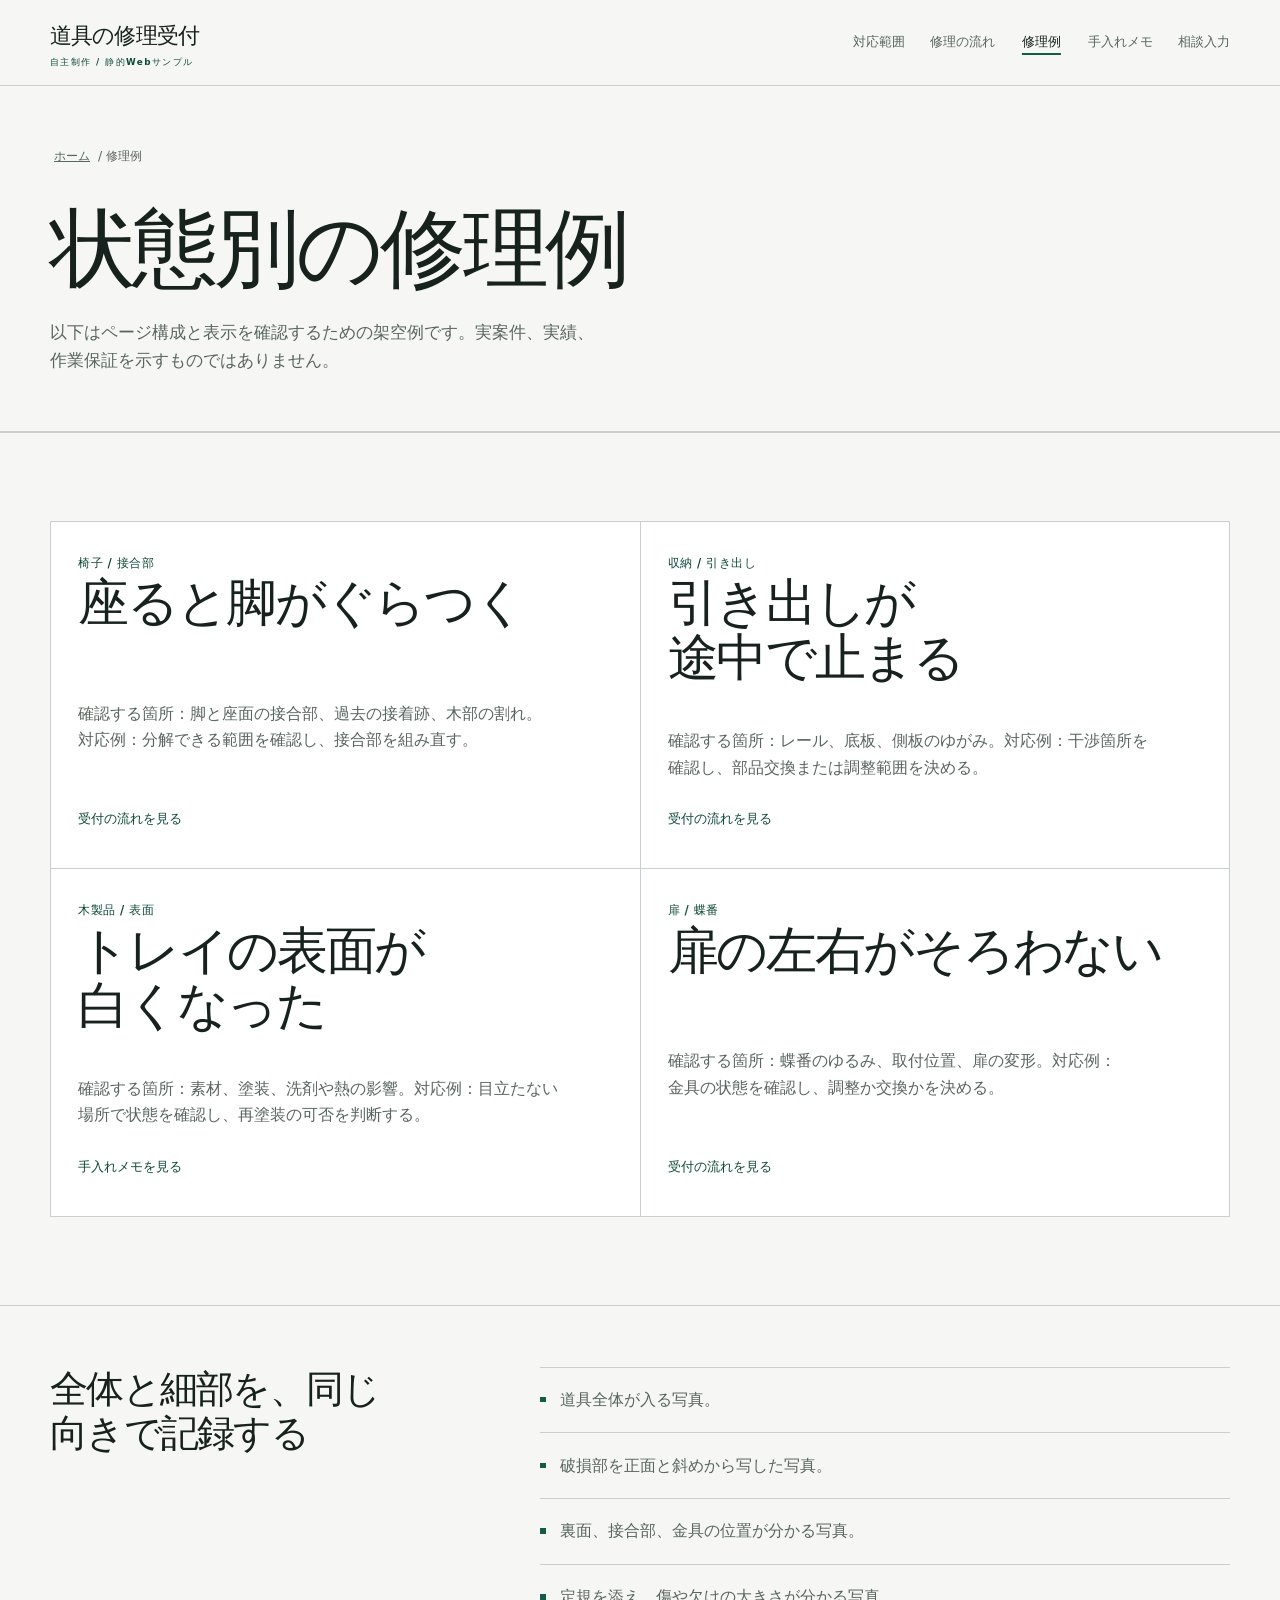
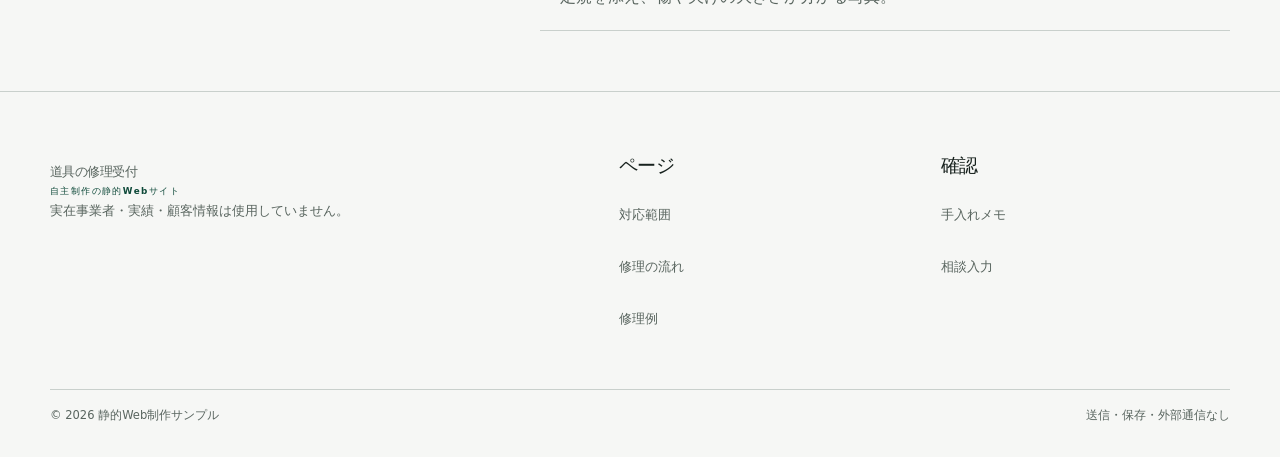
<file: docs/assets/repair-site/cases.html>
<!doctype html>
<html lang="ja">
<head><meta charset="utf-8"><meta name="viewport" content="width=device-width, initial-scale=1"><meta name="description" content="家具と生活道具の修理例を示す自主制作の静的ページ。"><title>修理例 — 道具の修理受付</title><link rel="stylesheet" href="styles.css"><link rel="icon" href="favicon.svg" type="image/svg+xml"></head>
<body>
  <a class="skip-link" href="#main">本文へ移動</a>
  <header class="site-header"><div class="shell"><a class="brand" href="index.html">道具の修理受付<small>自主制作 / 静的Webサンプル</small></a><button class="menu-button" type="button" aria-expanded="false" aria-controls="site-navigation" data-menu-button>メニュー</button><nav class="navigation" id="site-navigation" data-navigation aria-label="メインナビゲーション"><a href="about.html">対応範囲</a><a href="services.html">修理の流れ</a><a href="cases.html" aria-current="page">修理例</a><a href="notes.html">手入れメモ</a><a href="contact.html">相談入力</a></nav></div></header>
  <main id="main">
    <section class="page-hero"><div class="shell"><p class="breadcrumb"><a href="index.html">ホーム</a> / 修理例</p><h1>状態別の修理例</h1><p class="lede">以下はページ構成と表示を確認するための架空例です。実案件、実績、作業保証を示すものではありません。</p></div></section>
    <section class="section"><div class="shell"><div class="case-grid">
      <article class="case-card"><div><span class="tag">椅子 / 接合部</span><h2>座ると脚がぐらつく</h2></div><p>確認する箇所：脚と座面の接合部、過去の接着跡、木部の割れ。対応例：分解できる範囲を確認し、接合部を組み直す。</p><a class="link-arrow" href="services.html">受付の流れを見る</a></article>
      <article class="case-card"><div><span class="tag">収納 / 引き出し</span><h2>引き出しが途中で止まる</h2></div><p>確認する箇所：レール、底板、側板のゆがみ。対応例：干渉箇所を確認し、部品交換または調整範囲を決める。</p><a class="link-arrow" href="services.html">受付の流れを見る</a></article>
      <article class="case-card"><div><span class="tag">木製品 / 表面</span><h2>トレイの表面が白くなった</h2></div><p>確認する箇所：素材、塗装、洗剤や熱の影響。対応例：目立たない場所で状態を確認し、再塗装の可否を判断する。</p><a class="link-arrow" href="notes.html">手入れメモを見る</a></article>
      <article class="case-card"><div><span class="tag">扉 / 蝶番</span><h2>扉の左右がそろわない</h2></div><p>確認する箇所：蝶番のゆるみ、取付位置、扉の変形。対応例：金具の状態を確認し、調整か交換かを決める。</p><a class="link-arrow" href="services.html">受付の流れを見る</a></article>
    </div></div></section>
    <section class="section section--tight"><div class="shell split"><h2 class="statement">全体と細部を、同じ向きで記録する</h2><ul class="rule-list rule-list--plain"><li>道具全体が入る写真。</li><li>破損部を正面と斜めから写した写真。</li><li>裏面、接合部、金具の位置が分かる写真。</li><li>定規を添え、傷や欠けの大きさが分かる写真。</li></ul></div></section>
  </main>
  <footer class="site-footer"><div class="shell"><div class="footer-grid"><div><a class="brand" href="index.html">道具の修理受付<small>自主制作の静的Webサイト</small></a><p>実在事業者・実績・顧客情報は使用していません。</p></div><div><h2>ページ</h2><div class="footer-links"><a href="about.html">対応範囲</a><a href="services.html">修理の流れ</a><a href="cases.html">修理例</a></div></div><div><h2>確認</h2><div class="footer-links"><a href="notes.html">手入れメモ</a><a href="contact.html">相談入力</a></div></div></div><div class="footer-note"><span>© <span data-year></span> 静的Web制作サンプル</span><span>送信・保存・外部通信なし</span></div></div></footer>
  <script src="script.js"></script>
</body></html>
</file>
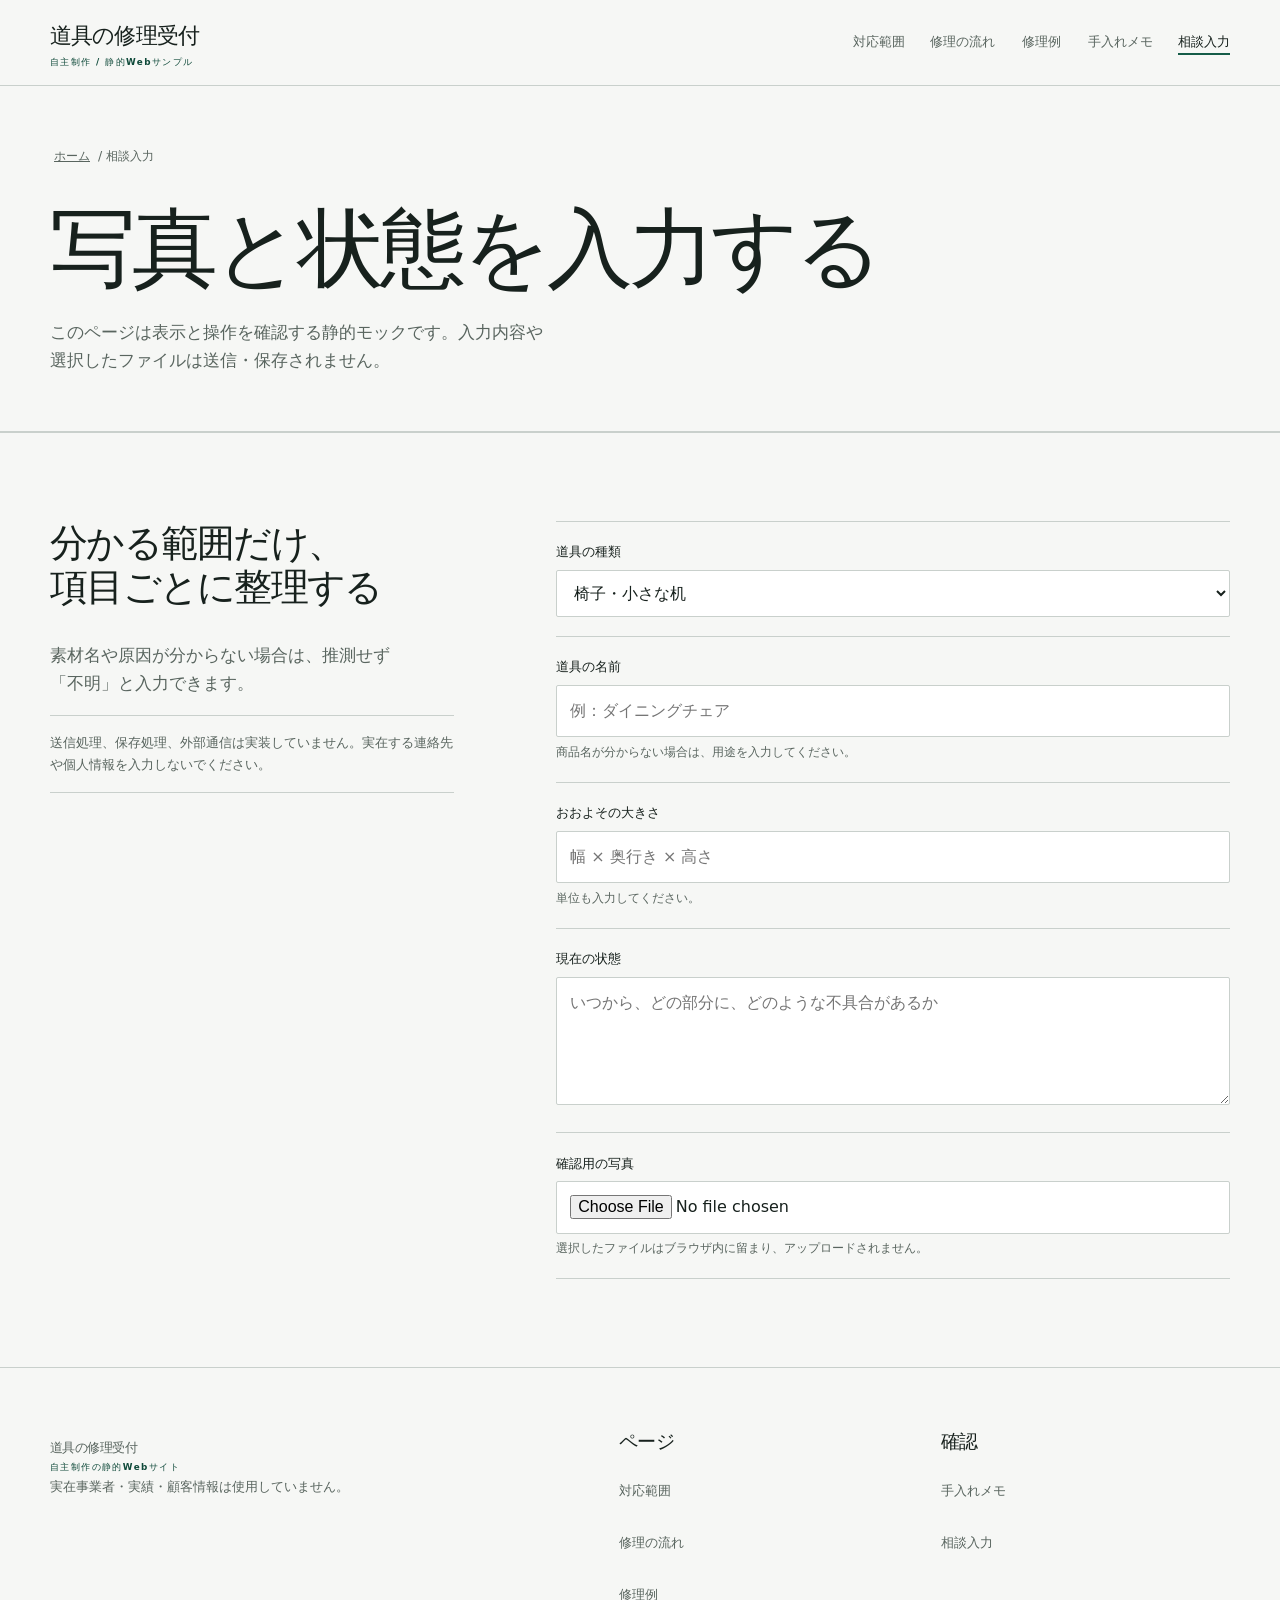
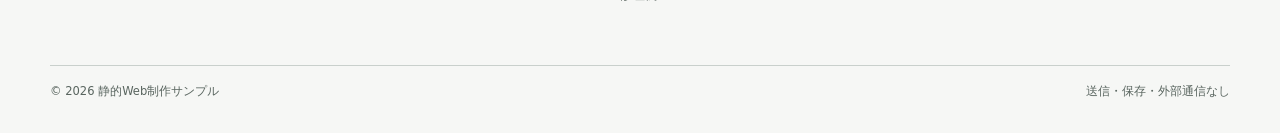
<file: docs/assets/repair-site/contact.html>
<!doctype html>
<html lang="ja">
<head><meta charset="utf-8"><meta name="viewport" content="width=device-width, initial-scale=1"><meta name="description" content="家具と生活道具の修理相談入力画面を示す静的モック。"><title>相談内容を入力 — 道具の修理受付</title><link rel="stylesheet" href="styles.css"><link rel="icon" href="favicon.svg" type="image/svg+xml"></head>
<body>
  <a class="skip-link" href="#main">本文へ移動</a>
  <header class="site-header"><div class="shell"><a class="brand" href="index.html">道具の修理受付<small>自主制作 / 静的Webサンプル</small></a><button class="menu-button" type="button" aria-expanded="false" aria-controls="site-navigation" data-menu-button>メニュー</button><nav class="navigation" id="site-navigation" data-navigation aria-label="メインナビゲーション"><a href="about.html">対応範囲</a><a href="services.html">修理の流れ</a><a href="cases.html">修理例</a><a href="notes.html">手入れメモ</a><a href="contact.html" aria-current="page">相談入力</a></nav></div></header>
  <main id="main">
    <section class="page-hero"><div class="shell"><p class="breadcrumb"><a href="index.html">ホーム</a> / 相談入力</p><h1>写真と状態を入力する</h1><p class="lede">このページは表示と操作を確認する静的モックです。入力内容や選択したファイルは送信・保存されません。</p></div></section>
    <section class="section"><div class="shell form-shell">
      <div><h2 class="statement">分かる範囲だけ、項目ごとに整理する</h2><p class="lede">素材名や原因が分からない場合は、推測せず「不明」と入力できます。</p><div class="notice">送信処理、保存処理、外部通信は実装していません。実在する連絡先や個人情報を入力しないでください。</div></div>
      <div class="form" role="group" aria-label="修理相談入力の表示サンプル">
        <div class="field"><label for="item-type">道具の種類</label><select id="item-type" name="item-type"><option>椅子・小さな机</option><option>引き出し・棚</option><option>木製の生活道具</option><option>小さな金物</option><option>対象か分からない</option></select></div>
        <div class="field"><label for="item-name">道具の名前</label><input id="item-name" name="item-name" type="text" placeholder="例：ダイニングチェア"><small>商品名が分からない場合は、用途を入力してください。</small></div>
        <div class="field"><label for="size">おおよその大きさ</label><input id="size" name="size" type="text" placeholder="幅 × 奥行き × 高さ"><small>単位も入力してください。</small></div>
        <div class="field"><label for="condition">現在の状態</label><textarea id="condition" name="condition" placeholder="いつから、どの部分に、どのような不具合があるか"></textarea></div>
        <div class="field"><label for="photo">確認用の写真</label><input id="photo" name="photo" type="file" accept="image/png,image/jpeg"><small>選択したファイルはブラウザ内に留まり、アップロードされません。</small></div>
      </div>
    </div></section>
  </main>
  <footer class="site-footer"><div class="shell"><div class="footer-grid"><div><a class="brand" href="index.html">道具の修理受付<small>自主制作の静的Webサイト</small></a><p>実在事業者・実績・顧客情報は使用していません。</p></div><div><h2>ページ</h2><div class="footer-links"><a href="about.html">対応範囲</a><a href="services.html">修理の流れ</a><a href="cases.html">修理例</a></div></div><div><h2>確認</h2><div class="footer-links"><a href="notes.html">手入れメモ</a><a href="contact.html">相談入力</a></div></div></div><div class="footer-note"><span>© <span data-year></span> 静的Web制作サンプル</span><span>送信・保存・外部通信なし</span></div></div></footer>
  <script src="script.js"></script>
</body></html>
</file>
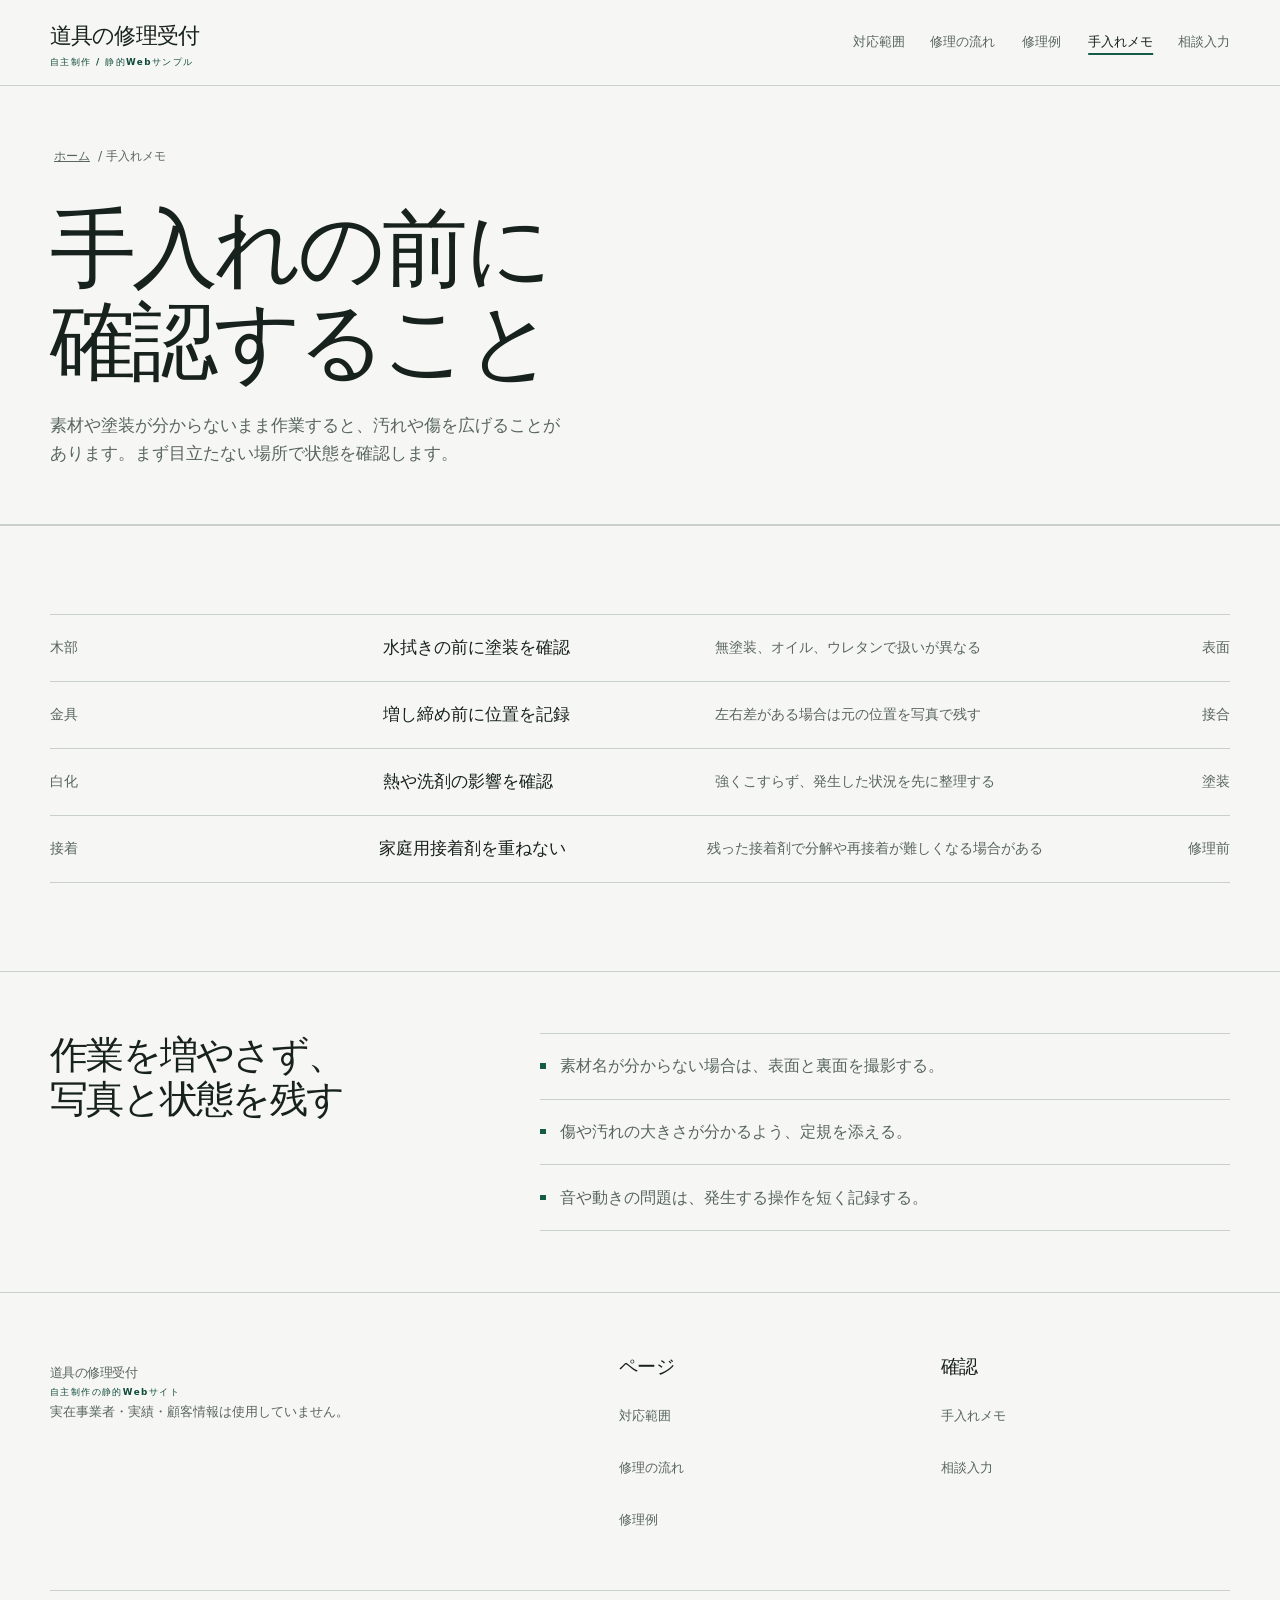
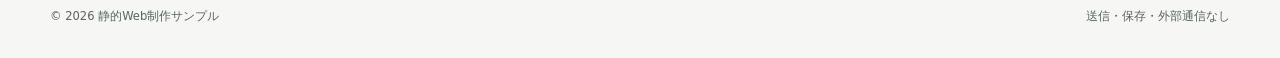
<file: docs/assets/repair-site/notes.html>
<!doctype html>
<html lang="ja">
<head><meta charset="utf-8"><meta name="viewport" content="width=device-width, initial-scale=1"><meta name="description" content="家具と生活道具の手入れ前に確認する項目。"><title>手入れメモ — 道具の修理受付</title><link rel="stylesheet" href="styles.css"><link rel="icon" href="favicon.svg" type="image/svg+xml"></head>
<body>
  <a class="skip-link" href="#main">本文へ移動</a>
  <header class="site-header"><div class="shell"><a class="brand" href="index.html">道具の修理受付<small>自主制作 / 静的Webサンプル</small></a><button class="menu-button" type="button" aria-expanded="false" aria-controls="site-navigation" data-menu-button>メニュー</button><nav class="navigation" id="site-navigation" data-navigation aria-label="メインナビゲーション"><a href="about.html">対応範囲</a><a href="services.html">修理の流れ</a><a href="cases.html">修理例</a><a href="notes.html" aria-current="page">手入れメモ</a><a href="contact.html">相談入力</a></nav></div></header>
  <main id="main">
    <section class="page-hero"><div class="shell"><p class="breadcrumb"><a href="index.html">ホーム</a> / 手入れメモ</p><h1>手入れの前に確認すること</h1><p class="lede">素材や塗装が分からないまま作業すると、汚れや傷を広げることがあります。まず目立たない場所で状態を確認します。</p></div></section>
    <section class="section"><div class="shell"><div class="table-list">
      <div class="table-row"><span>木部</span><strong>水拭きの前に塗装を確認</strong><span>無塗装、オイル、ウレタンで扱いが異なる</span><span>表面</span></div>
      <div class="table-row"><span>金具</span><strong>増し締め前に位置を記録</strong><span>左右差がある場合は元の位置を写真で残す</span><span>接合</span></div>
      <div class="table-row"><span>白化</span><strong>熱や洗剤の影響を確認</strong><span>強くこすらず、発生した状況を先に整理する</span><span>塗装</span></div>
      <div class="table-row"><span>接着</span><strong>家庭用接着剤を重ねない</strong><span>残った接着剤で分解や再接着が難しくなる場合がある</span><span>修理前</span></div>
    </div></div></section>
    <section class="section section--tight"><div class="shell split"><h2 class="statement"><span class="statement-line">作業を増やさず、</span><span class="statement-line">写真と状態を残す</span></h2><ul class="rule-list rule-list--plain"><li>素材名が分からない場合は、表面と裏面を撮影する。</li><li>傷や汚れの大きさが分かるよう、定規を添える。</li><li>音や動きの問題は、発生する操作を短く記録する。</li></ul></div></section>
  </main>
  <footer class="site-footer"><div class="shell"><div class="footer-grid"><div><a class="brand" href="index.html">道具の修理受付<small>自主制作の静的Webサイト</small></a><p>実在事業者・実績・顧客情報は使用していません。</p></div><div><h2>ページ</h2><div class="footer-links"><a href="about.html">対応範囲</a><a href="services.html">修理の流れ</a><a href="cases.html">修理例</a></div></div><div><h2>確認</h2><div class="footer-links"><a href="notes.html">手入れメモ</a><a href="contact.html">相談入力</a></div></div></div><div class="footer-note"><span>© <span data-year></span> 静的Web制作サンプル</span><span>送信・保存・外部通信なし</span></div></div></footer>
  <script src="script.js"></script>
</body></html>
</file>
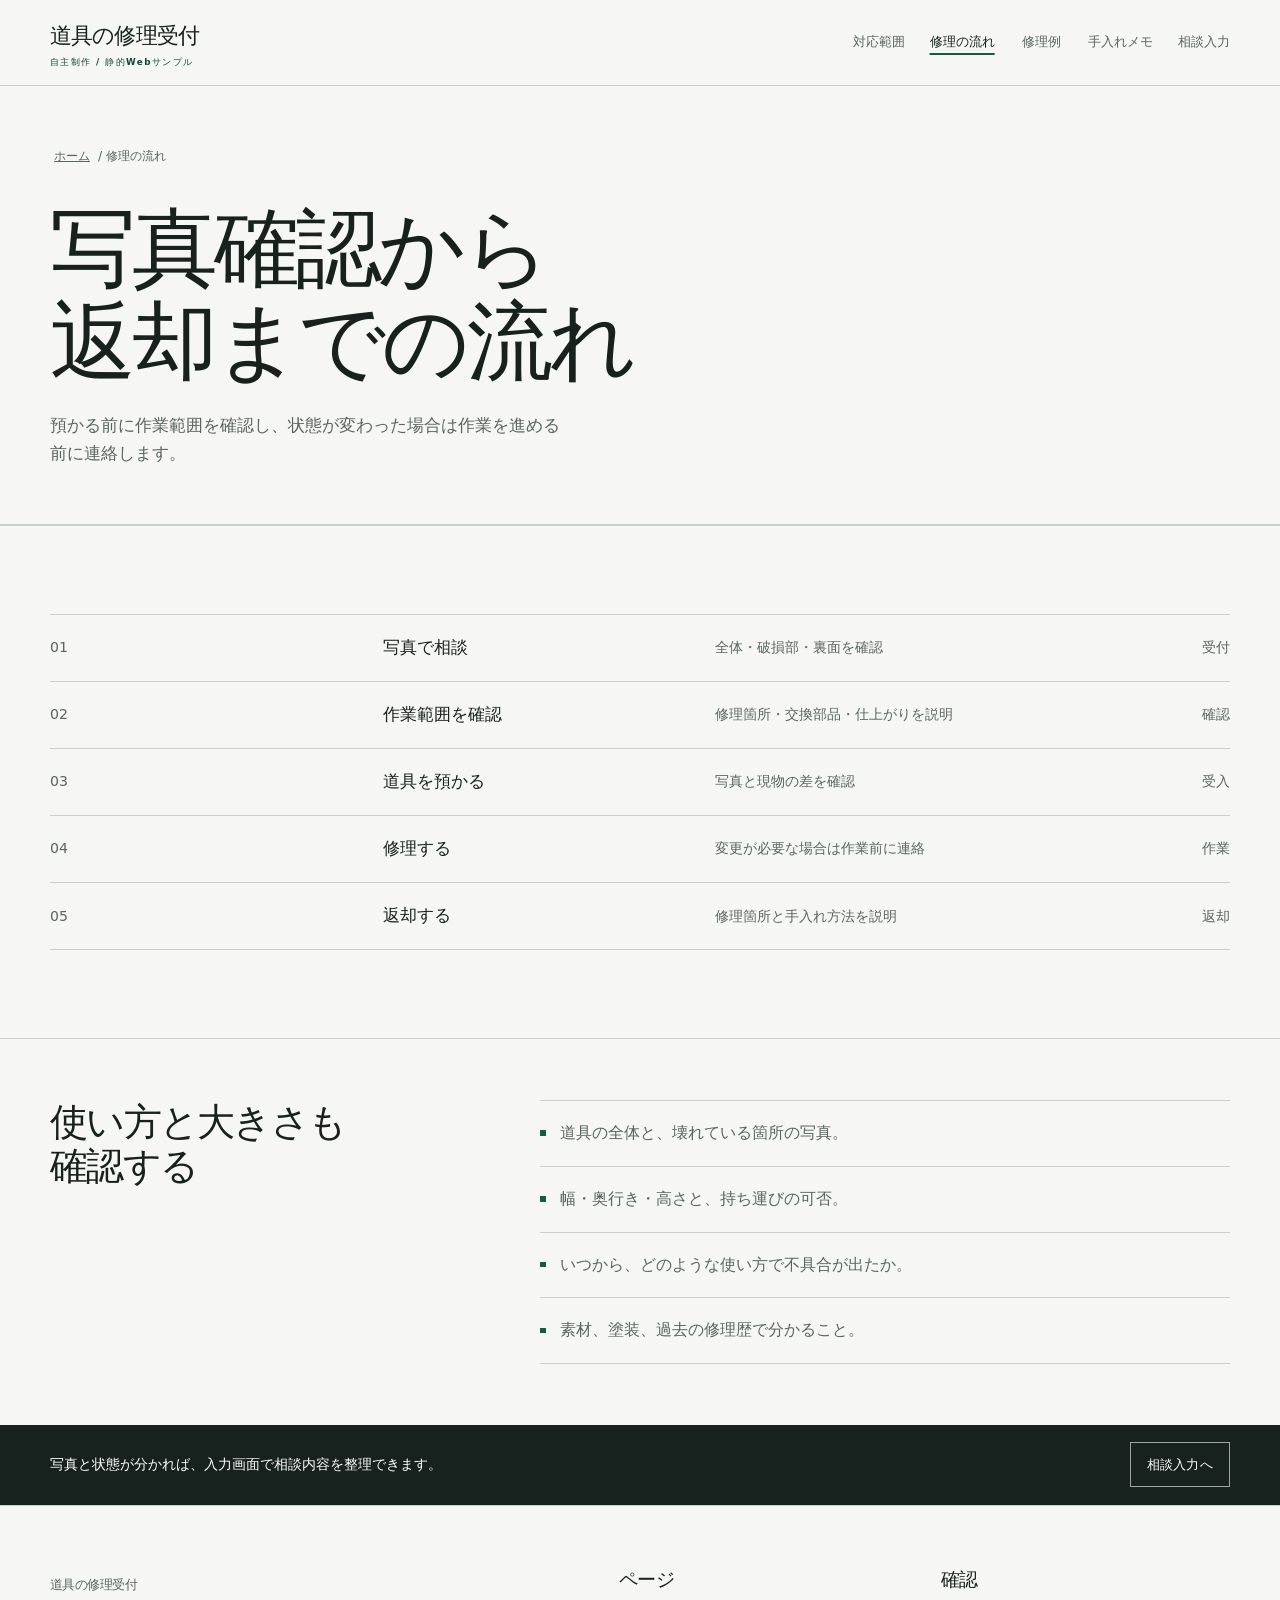
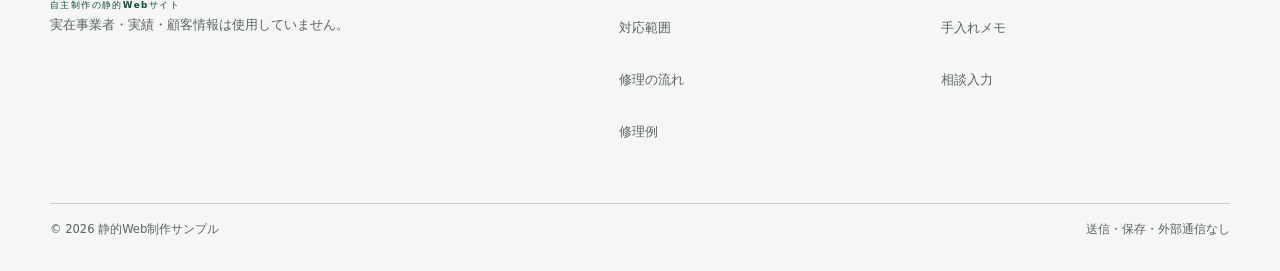
<file: docs/assets/repair-site/services.html>
<!doctype html>
<html lang="ja">
<head><meta charset="utf-8"><meta name="viewport" content="width=device-width, initial-scale=1"><meta name="description" content="家具と生活道具の修理相談から返却までの流れ。"><title>修理の流れ — 道具の修理受付</title><link rel="stylesheet" href="styles.css"><link rel="icon" href="favicon.svg" type="image/svg+xml"></head>
<body>
  <a class="skip-link" href="#main">本文へ移動</a>
  <header class="site-header"><div class="shell"><a class="brand" href="index.html">道具の修理受付<small>自主制作 / 静的Webサンプル</small></a><button class="menu-button" type="button" aria-expanded="false" aria-controls="site-navigation" data-menu-button>メニュー</button><nav class="navigation" id="site-navigation" data-navigation aria-label="メインナビゲーション"><a href="about.html">対応範囲</a><a href="services.html" aria-current="page">修理の流れ</a><a href="cases.html">修理例</a><a href="notes.html">手入れメモ</a><a href="contact.html">相談入力</a></nav></div></header>
  <main id="main">
    <section class="page-hero"><div class="shell"><p class="breadcrumb"><a href="index.html">ホーム</a> / 修理の流れ</p><h1>写真確認から返却までの流れ</h1><p class="lede">預かる前に作業範囲を確認し、状態が変わった場合は作業を進める前に連絡します。</p></div></section>
    <section class="section"><div class="shell"><div class="table-list">
      <div class="table-row"><span>01</span><strong>写真で相談</strong><span>全体・破損部・裏面を確認</span><span>受付</span></div>
      <div class="table-row"><span>02</span><strong>作業範囲を確認</strong><span>修理箇所・交換部品・仕上がりを説明</span><span>確認</span></div>
      <div class="table-row"><span>03</span><strong>道具を預かる</strong><span>写真と現物の差を確認</span><span>受入</span></div>
      <div class="table-row"><span>04</span><strong>修理する</strong><span>変更が必要な場合は作業前に連絡</span><span>作業</span></div>
      <div class="table-row"><span>05</span><strong>返却する</strong><span>修理箇所と手入れ方法を説明</span><span>返却</span></div>
    </div></div></section>
    <section class="section section--tight"><div class="shell split"><h2 class="statement">使い方と大きさも確認する</h2><ul class="rule-list rule-list--plain"><li>道具の全体と、壊れている箇所の写真。</li><li>幅・奥行き・高さと、持ち運びの可否。</li><li>いつから、どのような使い方で不具合が出たか。</li><li>素材、塗装、過去の修理歴で分かること。</li></ul></div></section>
    <section class="band"><div class="shell"><p>写真と状態が分かれば、入力画面で相談内容を整理できます。</p><a class="button" href="contact.html">相談入力へ</a></div></section>
  </main>
  <footer class="site-footer"><div class="shell"><div class="footer-grid"><div><a class="brand" href="index.html">道具の修理受付<small>自主制作の静的Webサイト</small></a><p>実在事業者・実績・顧客情報は使用していません。</p></div><div><h2>ページ</h2><div class="footer-links"><a href="about.html">対応範囲</a><a href="services.html">修理の流れ</a><a href="cases.html">修理例</a></div></div><div><h2>確認</h2><div class="footer-links"><a href="notes.html">手入れメモ</a><a href="contact.html">相談入力</a></div></div></div><div class="footer-note"><span>© <span data-year></span> 静的Web制作サンプル</span><span>送信・保存・外部通信なし</span></div></div></footer>
  <script src="script.js"></script>
</body></html>
</file>
<file: docs/styles.css>
:root {
  --paper: #f3f2ee;
  --paper-deep: #e8e5de;
  --surface: #fbfaf7;
  --ink: #1c211f;
  --muted: #626762;
  --quiet: #666b66;
  --line: #c8cbc5;
  --accent: #1f5c70;
  --accent-dark: #174553;
  --focus: #006d8f;
  --sans: "Hiragino Kaku Gothic ProN", "Yu Gothic", "YuGothic", "Meiryo", sans-serif;
  --serif: "Hiragino Mincho ProN", "Yu Mincho", "YuMincho", "BIZ UDPMincho", serif;
  --s1: 4px;
  --s2: 8px;
  --s3: 12px;
  --s4: 16px;
  --s5: 24px;
  --s6: 32px;
  --s7: 48px;
  --s8: 64px;
  --s9: 96px;
  --max: 1240px;
  --reading: 760px;
}

* { box-sizing: border-box; }

html,
body { overflow-x: clip; }

html { scroll-behavior: smooth; }

body {
  margin: 0;
  background: var(--paper);
  color: var(--ink);
  font-family: var(--sans);
  font-size: 16px;
  line-height: 1.75;
  -webkit-font-smoothing: antialiased;
}

img {
  display: block;
  max-width: 100%;
}

a { color: inherit; }

p,
h1,
h2,
h3,
dl,
dd,
figure { margin-top: 0; }

p,
li,
dd,
figcaption,
a,
h1,
h2,
h3 {
  line-break: strict;
  overflow-wrap: break-word;
  text-wrap: pretty;
  word-break: auto-phrase;
}

h1,
h2,
h3 {
  margin-bottom: 0;
  font-family: var(--serif);
  font-weight: 600;
  letter-spacing: -0.035em;
}

button,
input,
select,
textarea { font: inherit; }

.skip-link {
  position: fixed;
  top: var(--s3);
  left: var(--s3);
  z-index: 100;
  padding: 10px 14px;
  background: var(--ink);
  color: var(--surface);
  transform: translateY(-180%);
}

.skip-link:focus { transform: translateY(0); }

.site-header,
main,
.site-footer {
  width: min(var(--max), calc(100% - 64px));
  margin-inline: auto;
}

.site-header {
  display: flex;
  align-items: center;
  justify-content: space-between;
  min-height: 76px;
  border-bottom: 1px solid var(--line);
}

.identity {
  display: flex;
  align-items: baseline;
  gap: var(--s4);
  min-height: 44px;
  text-decoration: none;
}

.identity strong {
  font-family: var(--serif);
  font-size: 17px;
  letter-spacing: -0.02em;
}

.identity span {
  color: var(--muted);
  font-size: 12px;
}

.site-header nav {
  display: flex;
  gap: clamp(16px, 3vw, 36px);
}

.site-header nav a {
  display: inline-flex;
  align-items: center;
  min-height: 44px;
  color: var(--muted);
  font-size: 13px;
  text-decoration-color: transparent;
  text-underline-offset: 6px;
}

.site-header nav a:hover,
.site-header nav a[aria-current="page"] {
  color: var(--ink);
  text-decoration-color: currentColor;
}

.intro {
  display: grid;
  grid-template-columns: minmax(0, 1.5fr) minmax(280px, 0.5fr);
  gap: clamp(48px, 9vw, 132px);
  padding: clamp(52px, 6vw, 80px) 0 clamp(40px, 4vw, 56px);
}

.plain-label,
.work-number,
.case-kicker {
  margin-bottom: var(--s4);
  color: var(--accent);
  font-size: 12px;
  font-weight: 700;
  letter-spacing: 0.05em;
}

.intro h1 {
  max-width: 900px;
  font-size: clamp(42px, 4.8vw, 64px);
  line-height: 1.16;
}

.intro-lede {
  max-width: 760px;
  margin: var(--s6) 0 0;
  color: var(--muted);
  font-size: clamp(17px, 1.5vw, 20px);
  line-height: 1.9;
}

.intro-facts {
  align-self: end;
  padding-bottom: var(--s1);
}

.intro-facts dl { margin: 0; border-top: 1px solid var(--line); }

.intro-facts dl > div {
  display: grid;
  grid-template-columns: 92px minmax(0, 1fr);
  gap: var(--s4);
  padding: var(--s4) 0;
  border-bottom: 1px solid var(--line);
}

.intro-facts dt {
  color: var(--quiet);
  font-size: 12px;
}

.intro-facts dd {
  margin: 0;
  font-size: 13px;
  line-height: 1.7;
}

.case-index {
  display: grid;
  grid-template-columns: repeat(4, minmax(0, 1fr));
  border-top: 1px solid var(--ink);
  border-bottom: 1px solid var(--line);
}

.case-index a {
  display: grid;
  grid-template-columns: 32px minmax(0, 1fr);
  gap: 0 var(--s3);
  min-height: 86px;
  padding: var(--s4) var(--s4) var(--s4) 0;
  text-decoration: none;
}

.case-index a + a {
  padding-left: var(--s4);
  border-left: 1px solid var(--line);
}

.case-index span {
  grid-row: 1 / 3;
  color: var(--accent);
  font-family: var(--serif);
  font-size: 14px;
}

.case-index strong {
  align-self: end;
  font-family: var(--serif);
  font-size: 16px;
  font-weight: 600;
}

.case-index small {
  color: var(--quiet);
  font-size: 10px;
}

.case-index a:hover strong { color: var(--accent); }

.works,
.services,
.process { padding-top: var(--s9); }

.works { padding-top: 72px; }

.section-heading {
  display: grid;
  grid-template-columns: minmax(0, 1.15fr) minmax(280px, 0.55fr);
  gap: clamp(40px, 8vw, 112px);
  align-items: end;
  margin-bottom: var(--s7);
}

.section-heading h2,
.process h2,
.closing h2,
.case-intro h1,
.case-section h2 {
  font-size: clamp(34px, 4.4vw, 56px);
  line-height: 1.2;
}

.section-heading > p {
  margin-bottom: 0;
  color: var(--muted);
}

.section-heading--compact {
  grid-template-columns: minmax(0, 0.85fr) minmax(300px, 0.65fr);
  margin-bottom: var(--s7);
}

.work-list { border-top: 1px solid var(--ink); }

.work-row {
  display: grid;
  grid-template-columns: minmax(0, 1.28fr) minmax(340px, 0.72fr);
  gap: clamp(44px, 7vw, 96px);
  align-items: center;
  padding: clamp(52px, 5vw, 72px) 0;
  border-bottom: 1px solid var(--line);
}

.work-row--reverse {
  grid-template-columns: minmax(340px, 0.72fr) minmax(0, 1.28fr);
}

.work-row--reverse .work-visual { order: 2; }
.work-row--reverse .work-copy { order: 1; }

.work-visual {
  display: block;
  background: var(--surface);
  border: 1px solid var(--line);
}

.work-visual img {
  width: 100%;
  height: auto;
  aspect-ratio: 16 / 9;
  object-fit: cover;
}

.work-visual--web img { object-position: top; }

.work-copy h3 {
  font-size: clamp(30px, 3.1vw, 42px);
  line-height: 1.22;
}

.work-copy h3 a {
  text-decoration-color: transparent;
  text-underline-offset: 8px;
}

.work-copy h3 a:hover {
  color: var(--accent);
  text-decoration-color: currentColor;
}

.work-copy > p:not(.work-number) {
  margin: var(--s5) 0 0;
  color: var(--muted);
}

.proof-list {
  margin: var(--s6) 0 0;
  border-top: 1px solid var(--line);
}

.proof-list > div {
  display: grid;
  grid-template-columns: 64px minmax(0, 1fr);
  gap: var(--s3);
  padding: 10px 0;
  border-bottom: 1px solid var(--line);
}

.proof-list dt {
  color: var(--quiet);
  font-size: 12px;
}

.proof-list dd {
  margin: 0;
  font-size: 13px;
}

.artifact-links {
  display: flex;
  flex-wrap: wrap;
  gap: var(--s2) var(--s5);
  margin-top: var(--s5);
}

.artifact-links a,
.case-downloads a,
.text-link {
  display: inline-flex;
  align-items: center;
  min-height: 44px;
  color: var(--accent);
  font-size: 13px;
  font-weight: 700;
  text-underline-offset: 5px;
}

.artifact-links a:hover,
.case-downloads a:hover,
.text-link:hover { color: var(--accent-dark); }

.services { padding-bottom: var(--s9); }

.service-table {
  display: grid;
  grid-template-columns: repeat(2, minmax(0, 1fr));
  border-top: 1px solid var(--ink);
}

.service-table article {
  display: grid;
  grid-template-columns: minmax(150px, 0.38fr) minmax(0, 0.62fr);
  gap: var(--s5);
  padding: var(--s6) 0;
  border-bottom: 1px solid var(--line);
}

.service-table article:nth-child(odd) { padding-right: var(--s6); }
.service-table article:nth-child(even) { padding-left: var(--s6); border-left: 1px solid var(--line); }

.service-table h3 {
  font-size: 22px;
  line-height: 1.35;
}

.service-table p {
  margin-bottom: 0;
  color: var(--muted);
  font-size: 13px;
}

.service-table p + p { margin-top: 10px; }
.service-table strong { color: var(--ink); font-weight: 700; }

.process {
  display: grid;
  grid-template-columns: minmax(0, 1.16fr) minmax(320px, 0.56fr);
  gap: clamp(56px, 9vw, 132px);
  padding-bottom: var(--s9);
  border-top: 1px solid var(--line);
}

.process-main { padding-top: var(--s8); }
.process-main > h2 { max-width: 720px; }

.process-list {
  margin: var(--s8) 0 0;
  padding: 0;
  list-style: none;
  border-top: 1px solid var(--ink);
}

.process-list li {
  display: grid;
  grid-template-columns: 48px minmax(0, 1fr);
  gap: var(--s5);
  padding: var(--s5) 0;
  border-bottom: 1px solid var(--line);
}

.process-list li > span {
  color: var(--accent);
  font-family: var(--serif);
}

.process-list h3 { font-size: 19px; }
.process-list p { margin: var(--s2) 0 0; color: var(--muted); font-size: 14px; }

.conditions {
  align-self: start;
  margin-top: var(--s9);
  background: var(--surface);
  border-top: 2px solid var(--ink);
}

.conditions section { padding: var(--s5); border-bottom: 1px solid var(--line); }
.conditions h3 { font-size: 18px; }
.conditions p,
.conditions li { color: var(--muted); font-size: 13px; }
.conditions p { margin: var(--s3) 0 0; }
.conditions ul { margin: var(--s3) 0 0; padding-left: 1.2em; }

.closing {
  display: grid;
  grid-template-columns: minmax(0, 1fr) minmax(280px, 0.45fr);
  gap: clamp(48px, 8vw, 112px);
  padding: var(--s9) 0;
  border-top: 1px solid var(--ink);
}

.closing .plain-label { grid-column: 1 / -1; margin-bottom: calc(-1 * var(--s5)); }
.closing h2 { max-width: 850px; }
.closing > p:last-child { align-self: end; margin-bottom: 0; color: var(--muted); }

.site-footer {
  display: flex;
  justify-content: space-between;
  gap: var(--s5);
  padding: var(--s5) 0 var(--s7);
  border-top: 1px solid var(--line);
  color: var(--quiet);
  font-size: 11px;
}

.site-footer p { margin-bottom: 0; }

/* Case studies */
.case-main { width: min(var(--max), calc(100% - 64px)); }

.case-back {
  display: inline-flex;
  align-items: center;
  min-height: 44px;
  margin-top: var(--s5);
  color: var(--muted);
  font-size: 13px;
  text-underline-offset: 5px;
}

.case-intro {
  display: grid;
  grid-template-columns: minmax(0, 1.35fr) minmax(300px, 0.55fr);
  gap: clamp(48px, 8vw, 120px);
  padding: var(--s8) 0;
}

.case-intro h1 { max-width: 900px; }

.case-intro .case-lede {
  max-width: var(--reading);
  margin: var(--s5) 0 0;
  color: var(--muted);
  font-size: 18px;
}

.case-meta {
  align-self: end;
  margin: 0;
  border-top: 1px solid var(--ink);
}

.case-meta > div {
  display: grid;
  grid-template-columns: 86px minmax(0, 1fr);
  gap: var(--s4);
  padding: var(--s3) 0;
  border-bottom: 1px solid var(--line);
}

.case-meta dt { color: var(--quiet); font-size: 12px; }
.case-meta dd { margin: 0; font-size: 13px; }

.case-hero {
  margin: 0;
  border-top: 1px solid var(--ink);
  padding-top: var(--s5);
}

.case-hero img { width: 100%; border: 1px solid var(--line); background: var(--surface); }
.case-hero figcaption,
.evidence-grid figcaption { margin-top: var(--s3); color: var(--muted); font-size: 12px; }

.case-section {
  display: grid;
  grid-template-columns: minmax(240px, 0.42fr) minmax(0, 0.82fr);
  gap: clamp(48px, 8vw, 120px);
  padding: var(--s9) 0;
  border-bottom: 1px solid var(--line);
}

.case-section h2 { font-size: clamp(30px, 3.5vw, 46px); }
.case-section-copy > p:first-child { margin-top: 0; }
.case-section-copy p { color: var(--muted); }

.decision-list {
  margin: var(--s6) 0 0;
  padding: 0;
  list-style: none;
  border-top: 1px solid var(--ink);
}

.decision-list li {
  display: grid;
  grid-template-columns: 38px minmax(0, 1fr);
  gap: var(--s4);
  padding: var(--s4) 0;
  border-bottom: 1px solid var(--line);
}

.decision-list span { color: var(--accent); font-family: var(--serif); }
.decision-list strong { display: block; margin-bottom: var(--s1); }
.decision-list p { margin: 0; font-size: 14px; }

.evidence-section { padding: var(--s9) 0; border-bottom: 1px solid var(--line); }

.evidence-heading {
  display: grid;
  grid-template-columns: minmax(240px, 0.42fr) minmax(0, 0.82fr);
  gap: clamp(48px, 8vw, 120px);
  margin-bottom: var(--s7);
}

.evidence-heading h2 { font-size: clamp(30px, 3.5vw, 46px); }
.evidence-heading p { align-self: end; margin-bottom: 0; color: var(--muted); }

.evidence-grid {
  display: grid;
  grid-template-columns: repeat(2, minmax(0, 1fr));
  gap: var(--s7) var(--s5);
}

.evidence-grid figure { margin-bottom: 0; }
.evidence-grid img { width: 100%; border: 1px solid var(--line); background: var(--surface); }
.evidence-grid .evidence-wide { grid-column: 1 / -1; }

.case-scope {
  display: grid;
  grid-template-columns: repeat(2, minmax(0, 1fr));
  border-top: 1px solid var(--ink);
}

.case-scope section { padding: var(--s5) 0; }
.case-scope section + section { padding-left: var(--s6); border-left: 1px solid var(--line); }
.case-scope h3 { font-size: 20px; }
.case-scope ul { margin: var(--s4) 0 0; padding-left: 1.2em; color: var(--muted); }

.case-downloads {
  display: grid;
  grid-template-columns: minmax(220px, 0.45fr) minmax(0, 0.75fr);
  gap: var(--s6);
  padding: var(--s7) 0;
  border-top: 1px solid var(--ink);
}

.case-downloads h2 { font-size: 30px; }
.case-downloads > div:last-child { display: flex; flex-wrap: wrap; gap: var(--s2) var(--s6); align-items: start; }

.case-next {
  display: flex;
  justify-content: space-between;
  gap: var(--s5);
  padding: var(--s6) 0 var(--s9);
  border-top: 1px solid var(--line);
}

.case-next a {
  display: inline-flex;
  align-items: center;
  min-height: 44px;
  color: var(--accent);
  font-weight: 700;
  text-underline-offset: 5px;
}

:focus-visible {
  outline: 3px solid var(--focus);
  outline-offset: 4px;
}

@media (prefers-reduced-motion: reduce) {
  html { scroll-behavior: auto; }
}

@media (max-width: 940px) {
  .intro,
  .section-heading,
  .section-heading--compact,
  .process,
  .closing,
  .case-intro,
  .case-section,
  .evidence-heading { grid-template-columns: minmax(0, 1fr); }

  .intro { gap: var(--s7); }
  .intro-facts { max-width: 620px; }
  .case-index { grid-template-columns: repeat(2, minmax(0, 1fr)); }
  .case-index a:nth-child(3) { padding-left: 0; border-left: 0; border-top: 1px solid var(--line); }
  .case-index a:nth-child(4) { border-top: 1px solid var(--line); }
  .work-row,
  .work-row--reverse { grid-template-columns: 1fr; }
  .work-row--reverse .work-visual,
  .work-row--reverse .work-copy { order: initial; }
  .work-copy { max-width: 760px; }
  .conditions { margin-top: 0; }
  .closing .plain-label { grid-column: auto; margin-bottom: 0; }
  .evidence-heading { gap: var(--s5); }
}

@media (max-width: 720px) {
  .site-header,
  main,
  .site-footer,
  .case-main { width: min(100% - 40px, var(--max)); }

  .site-header { align-items: flex-start; padding: 14px 0; }
  .identity { display: block; }
  .identity span { display: block; margin-top: 2px; }
  .site-header nav { gap: var(--s3); }
  .site-header nav a { font-size: 12px; }

  .intro { padding-top: var(--s8); }
  .intro h1 { font-size: clamp(38px, 11vw, 52px); }
  .intro h1 br { display: none; }
  .case-index { grid-template-columns: 1fr; }
  .case-index a,
  .case-index a + a,
  .case-index a:nth-child(3) {
    padding-left: 0;
    border-left: 0;
    border-top: 1px solid var(--line);
  }
  .case-index a:first-child { border-top: 0; }

  .works,
  .services,
  .process { padding-top: var(--s8); }
  .section-heading { margin-bottom: var(--s7); }
  .section-heading h2,
  .process h2,
  .closing h2,
  .case-intro h1 { font-size: 36px; }
  .work-row { padding: var(--s8) 0; }
  .work-copy h3 { font-size: 30px; }

  .service-table { grid-template-columns: 1fr; }
  .service-table article,
  .service-table article:nth-child(odd),
  .service-table article:nth-child(even) {
    grid-template-columns: 1fr;
    gap: var(--s2);
    padding: var(--s5) 0;
    border-left: 0;
  }

  .closing { padding: var(--s8) 0; }
  .site-footer { display: block; line-height: 1.8; }
  .site-footer p + p { margin-top: var(--s2); }

  .case-intro { padding: var(--s7) 0; }
  .case-section,
  .evidence-section { padding: var(--s8) 0; }
  .evidence-grid { grid-template-columns: 1fr; gap: var(--s6); }
  .evidence-grid .evidence-wide { grid-column: auto; }
  .case-scope { grid-template-columns: 1fr; }
  .case-scope section + section { padding-left: 0; border-left: 0; border-top: 1px solid var(--line); }
  .case-downloads { grid-template-columns: 1fr; }
}

@media (max-width: 440px) {
  .site-header,
  main,
  .site-footer,
  .case-main { width: min(100% - 28px, var(--max)); }

  .site-header nav a:nth-child(2) { display: none; }
  .intro h1 { font-size: 36px; line-height: 1.22; }
  .intro-lede { font-size: 16px; }
  .intro-facts dl > div { grid-template-columns: 78px minmax(0, 1fr); }
  .section-heading h2,
  .process h2,
  .closing h2,
  .case-intro h1 { font-size: 32px; }
  .work-copy h3 { font-size: 28px; }
  .proof-list > div { grid-template-columns: 54px minmax(0, 1fr); }
  .case-meta > div { grid-template-columns: 74px minmax(0, 1fr); }
  .case-next { display: block; }
  .case-next a + a { margin-top: var(--s3); }
}
</file>
<file: docs/assets/repair-site/styles.css>
:root {
  --paper: #f6f7f5;
  --paper-deep: #e8ece9;
  --ink: #17211d;
  --muted: #59655f;
  --line: #c9d0cc;
  --accent: #155c48;
  --accent-dark: #0e4939;
  --white: #ffffff;
  --shadow: 0 8px 24px rgba(23, 33, 29, .08);
  --radius: 2px;
  font-family: "Hiragino Sans", "Yu Gothic", "Meiryo", system-ui, sans-serif;
  color: var(--ink);
  background: var(--paper);
  font-synthesis: none;
  text-rendering: optimizeLegibility;
}

* { box-sizing: border-box; }
html, body { overflow-x: clip; }
html { scroll-behavior: smooth; }
body { margin: 0; background: var(--paper); line-height: 1.65; }
a { color: inherit; }
img, svg { display: block; max-width: 100%; }
button, input, textarea, select { font: inherit; }
h1, h2, h3, p, li, span, a, label, small {
  line-break: strict;
  word-break: auto-phrase;
  overflow-wrap: break-word;
}
.button:focus-visible, .navigation a:focus-visible, .menu-button:focus-visible, input:focus-visible, textarea:focus-visible, select:focus-visible { outline: 3px solid var(--accent); outline-offset: 3px; }
.skip-link { position: absolute; left: 1rem; top: -4rem; z-index: 20; padding: .65rem .8rem; background: var(--ink); color: var(--white); }
.skip-link:focus { top: 1rem; }
.shell { width: min(1180px, calc(100% - 3rem)); margin: 0 auto; }
.site-header { border-bottom: 1px solid var(--line); }
.site-header .shell { display: flex; align-items: center; justify-content: space-between; min-height: 5.3rem; gap: 2rem; }
.brand { text-decoration: none; font-weight: 780; letter-spacing: -.04em; font-size: 1.35rem; }
.brand small { display: block; color: var(--accent-dark); letter-spacing: .16em; font-size: .55rem; line-height: 1; margin-top: .25rem; }
.menu-button { display: none; align-items: center; justify-content: center; min-width: 2.75rem; min-height: 2.75rem; border: 1px solid var(--ink); background: transparent; padding: .5rem .65rem; cursor: pointer; }
.navigation { display: flex; align-items: center; gap: 1.55rem; font-size: .84rem; }
.navigation a { display: inline-flex; align-items: center; justify-content: center; min-width: 2.75rem; min-height: 2.75rem; text-decoration: none; color: var(--muted); }
.navigation a:hover, .navigation a[aria-current="page"] { color: var(--ink); }
.navigation a[aria-current="page"] { text-decoration: underline; text-decoration-color: var(--accent); text-decoration-thickness: 2px; text-underline-offset: .45rem; }
.button { display: inline-flex; align-items: center; justify-content: center; min-height: 2.8rem; border: 1px solid var(--ink); padding: .6rem 1rem; text-decoration: none; font-weight: 700; font-size: .8rem; letter-spacing: .02em; transition: background .2s ease, color .2s ease, transform .2s ease; }
.button:hover { background: var(--ink); color: var(--white); }
.button:active { transform: translateY(1px); }
.button[aria-disabled="true"], .button:disabled { opacity: .55; cursor: not-allowed; pointer-events: none; }
.button--accent { border-color: var(--accent); background: var(--accent); color: var(--white); }
.button--accent:hover { background: var(--accent-dark); border-color: var(--accent-dark); }
h1, h2, h3, p { margin-top: 0; }
h1, h2, h3 { line-height: 1.08; letter-spacing: -.045em; text-wrap: balance; }
h1 { max-width: 14ch; margin-bottom: 1.4rem; font-size: clamp(2.4rem, 7vw, 5.4rem); }
.home-title { max-width: none; font-size: clamp(2.1rem, 5vw, 4rem); }
.home-title span, .statement-line { display: block; }
h2 { font-size: clamp(2rem, 4vw, 4rem); }
h3 { font-size: 1.2rem; }
p, li { text-wrap: pretty; }
.lede { max-width: 34rem; color: var(--muted); font-size: 1.08rem; }
.hero { padding: clamp(3.5rem, 7vw, 6rem) 0 clamp(4.5rem, 8vw, 7rem); }
.hero-grid { display: grid; grid-template-columns: minmax(0, 1.12fr) minmax(18rem, .88fr); gap: clamp(2.5rem, 7vw, 7rem); align-items: end; }
.hero-summary { border-top: 3px solid var(--accent); padding-top: 1rem; }
.hero-summary h2 { margin-bottom: 1.25rem; font-size: 1rem; letter-spacing: 0; }
.hero-summary dl { margin: 0; }
.hero-summary dl > div { display: grid; grid-template-columns: 5rem minmax(0, 1fr); gap: 1rem; padding: .85rem 0; border-top: 1px solid var(--line); }
.hero-summary dl > div:last-child { border-bottom: 1px solid var(--line); }
.hero-summary dt { font-weight: 750; }
.hero-summary dd { margin: 0; color: var(--muted); }
.section { padding: 5.5rem 0; border-top: 1px solid var(--line); }
.section--tight { padding: 3.8rem 0; }
.section-heading { display: block; margin-bottom: 2.8rem; }
.section-heading h2 { max-width: 14ch; margin-bottom: 0; }
.section-heading p { max-width: 40rem; margin: 1rem 0 0; color: var(--muted); }
.item-list { border-top: 1px solid var(--line); }
.item-list article { display: grid; grid-template-columns: 9rem minmax(0, 1fr); gap: 2rem; padding: 1.5rem 0; border-bottom: 1px solid var(--line); }
.item-list h3 { margin-bottom: .5rem; }
.item-list p { margin-bottom: 0; color: var(--muted); }
.number { display: block; color: var(--accent-dark); font-size: .8rem; letter-spacing: .08em; }
.card p { color: var(--muted); font-size: .92rem; }
.link-arrow { display: inline-flex; align-items: center; min-height: 2.75rem; gap: .4rem; color: var(--accent-dark); font-size: .82rem; font-weight: 750; text-decoration: none; }

.split { display: grid; grid-template-columns: .72fr 1.28fr; gap: clamp(2.5rem, 8vw, 9rem); align-items: start; }
.statement { font-size: clamp(1.7rem, 3vw, 3rem); line-height: 1.15; letter-spacing: -.045em; }

.rule-list { list-style: none; margin: 0; padding: 0; border-top: 1px solid var(--line); }
.rule-list li { display: grid; grid-template-columns: 2.5rem 1fr; gap: 1rem; padding: 1.2rem 0; border-bottom: 1px solid var(--line); }
.rule-list b { color: var(--accent-dark); font-size: .78rem; }
.rule-list span { color: var(--muted); }
.rule-list--plain li { display: block; padding-left: 1.2rem; color: var(--muted); }
.rule-list--plain li::before { content: ""; display: inline-block; width: .35rem; height: .35rem; margin: 0 .85rem .15rem -1.2rem; background: var(--accent); }
.band { padding: 1.1rem 0; background: var(--ink); color: var(--white); }
.band .shell { display: flex; justify-content: space-between; align-items: center; gap: 1.5rem; }
.band p { margin: 0; font-size: .88rem; }
.band .button { border-color: rgba(255,255,255,.6); color: var(--white); }
.page-hero { padding: 3rem 0 3.5rem; border-bottom: 1px solid var(--line); }
.page-hero h1 { max-width: 14ch; }
.page-hero .lede { margin-bottom: 0; }
.breadcrumb { color: var(--muted); font-size: .78rem; margin-bottom: 1.5rem; }
.breadcrumb a { display: inline-flex; align-items: center; justify-content: center; min-width: 2.75rem; min-height: 2.75rem; }
.table-list { border-top: 1px solid var(--line); }
.table-row { display: grid; grid-template-columns: 1fr 1fr 1.5fr auto; gap: 1.5rem; align-items: center; padding: 1.2rem 0; border-bottom: 1px solid var(--line); }
.table-row span { color: var(--muted); font-size: .88rem; }
.table-row strong { font-size: 1.05rem; }
.case-grid { display: grid; grid-template-columns: repeat(2, minmax(0, 1fr)); gap: 1px; border: 1px solid var(--line); background: var(--line); }
.case-card { min-height: 20rem; padding: 1.7rem; display: flex; flex-direction: column; justify-content: space-between; background: var(--white); }
.case-card p { max-width: 30rem; color: var(--muted); }
.tag { display: inline-block; color: var(--accent-dark); font-size: .72rem; font-weight: 750; letter-spacing: .04em; }
.form-shell { display: grid; grid-template-columns: .75fr 1.25fr; gap: clamp(2.5rem, 8vw, 9rem); }
.form { border-top: 1px solid var(--line); }
.field { padding: 1.2rem 0; border-bottom: 1px solid var(--line); }
.field label { display: block; font-weight: 750; font-size: .82rem; margin-bottom: .45rem; }
.field input, .field textarea, .field select { width: 100%; min-height: 2.75rem; border: 1px solid var(--line); border-radius: var(--radius); background: var(--white); padding: .75rem .8rem; color: var(--ink); }
.field textarea { min-height: 8rem; resize: vertical; }
.field small { display: block; margin-top: .35rem; color: var(--muted); font-size: .75rem; }
.notice { padding: 1rem 0; border-top: 1px solid var(--line); border-bottom: 1px solid var(--line); color: var(--muted); font-size: .84rem; }
.site-footer { padding: 4rem 0 2rem; border-top: 1px solid var(--line); }
.footer-grid { display: grid; grid-template-columns: 1.3fr .7fr .7fr; gap: 2rem; }
.footer-grid h2 { margin-bottom: 1rem; font-size: 1.2rem; }
.footer-grid p, .footer-grid a { color: var(--muted); font-size: .84rem; }
.footer-links { display: grid; gap: .5rem; }
.site-footer .brand { display: inline-flex; min-height: 2.75rem; flex-direction: column; justify-content: center; }
.footer-links a { display: flex; min-height: 2.75rem; align-items: center; text-decoration: none; }
.footer-links a:hover { color: var(--ink); }
.footer-note { display: flex; justify-content: space-between; gap: 1rem; margin-top: 3rem; padding-top: 1rem; border-top: 1px solid var(--line); color: var(--muted); font-size: .72rem; }

@media (max-width: 760px) {
  .shell { width: min(100% - 2rem, 38rem); }
  .site-header .shell { min-height: 4.5rem; }
  .menu-button { display: inline-flex; }
  .navigation { display: none; position: absolute; left: 1rem; right: 1rem; top: 4.5rem; z-index: 10; padding: 1rem; border: 1px solid var(--ink); background: var(--paper); box-shadow: var(--shadow); }
  .navigation[data-open] { display: grid; gap: .9rem; }
  .navigation a[aria-current="page"] { text-underline-offset: .2rem; }
  .hero-grid, .split, .form-shell { grid-template-columns: 1fr; gap: 2.5rem; }
  .hero-summary { max-width: 38rem; }
  .item-list article { grid-template-columns: 7rem minmax(0, 1fr); gap: 1rem; }
  .band .shell { flex-direction: column; align-items: stretch; }
  .band .button { width: 100%; }
  .hero { padding-top: 3.5rem; }
  .case-grid { grid-template-columns: 1fr; }
  .item-list article { grid-template-columns: 1fr; gap: .5rem; }
  .section-heading p { margin-top: 1rem; }
  .table-row { grid-template-columns: 1fr 1fr; gap: .4rem 1rem; }
  .table-row strong { grid-column: 1 / -1; }
  .table-row .link-arrow { grid-column: 2; grid-row: 2; justify-self: end; }
  .footer-grid { grid-template-columns: 1fr 1fr; }
  .footer-grid > :first-child { grid-column: 1 / -1; }
  .footer-note { display: block; }
  .footer-note span + span { display: block; margin-top: .4rem; }
}

@media (prefers-reduced-motion: reduce) {
  *, *::before, *::after { scroll-behavior: auto !important; transition-duration: .01ms !important; animation-duration: .01ms !important; }
}
</file>
